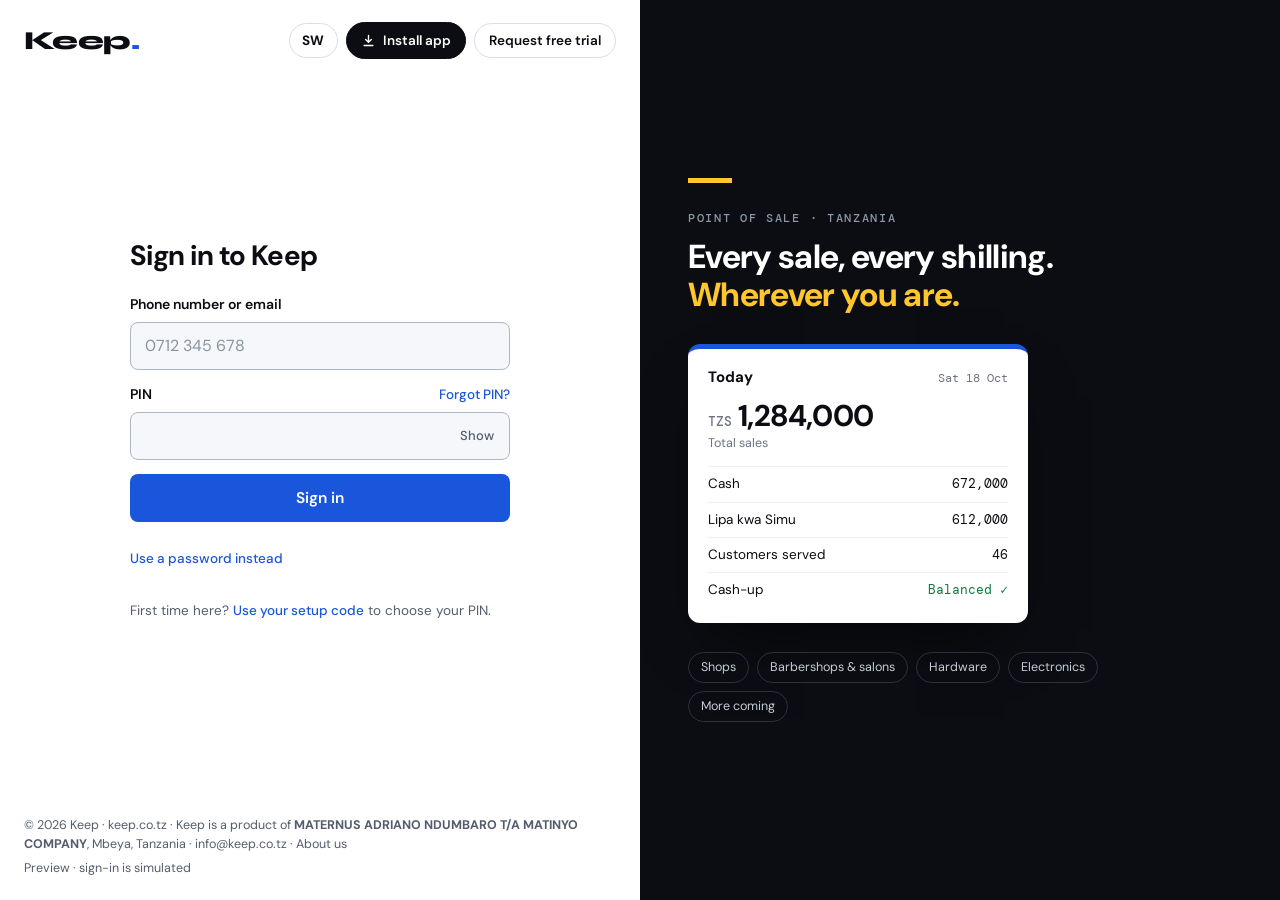
<file: index.html>
<!doctype html>
<html lang="en">
<head>
<meta charset="utf-8">
<meta name="viewport" content="width=device-width,initial-scale=1,viewport-fit=cover">
<meta name="facebook-domain-verification" content="3eyl6zi71rgfin2oebysap1dlbcas9" />
<link rel="icon" type="image/png" href="icon-192.png">
<style>:root{padding-top:env(safe-area-inset-top,0px);padding-bottom:env(safe-area-inset-bottom,0px)}[hidden]{display:none!important}img{max-width:100%}</style>
<link rel="apple-touch-icon" sizes="180x180" href="/apple-touch-icon.png">
<title>Keep Sign In</title>
<meta name="claude:viewport-fit-sides" content="cover">
<meta name="theme-color" content="#0b0d12">
<link rel="manifest" href="/manifest.json">
<script src="/env.js"></script>
<script src="/lang.js"></script>
<script src="/lang-sw.js"></script>
<meta name="apple-mobile-web-app-capable" content="yes">
<meta name="apple-mobile-web-app-title" content="Keep">
<link rel="preconnect" href="https://fonts.googleapis.com">
<link rel="preconnect" href="https://fonts.gstatic.com" crossorigin>
<link rel="stylesheet" href="https://fonts.googleapis.com/css2?family=Syne:wght@700;800&family=DM+Sans:opsz,wght@9..40,400;9..40,500;9..40,600;9..40,700&family=DM+Mono:wght@400;500&display=swap">
<style>
/* Layout: split screen. Form on white (left), Keep brand panel in ink (right). Phone: form only.
   Single deliberate look (white form + ink panel), the same in light and dark. */
:root{
  color-scheme:light;
  --ink:#0b0d12; --ink2:#161b27; --blue:#1a56db; --blue-dk:#1546b3; --yellow:#ffc72c;
  --paper:#ffffff; --text:#0b0d12; --muted:#545d6d; --line:#d9dee7; --field-line:#aeb6c4; --field:#f5f7fa; --hover:#f4f6fa;
  --red:#c81e1e; --red-bg:#fdf0f0; --green:#0f7a3d; --green-bg:#ecf8f1;
  --f-logo:"Syne","Segoe UI",system-ui,sans-serif;
  --f-body:"DM Sans","Segoe UI",system-ui,sans-serif;
  --f-mono:"DM Mono",ui-monospace,Menlo,monospace;
}
*{box-sizing:border-box}
html,body{height:100%}
body{margin:0;background:var(--paper);color:var(--text);font:400 15px/1.5 var(--f-body);-webkit-font-smoothing:antialiased}
button{font-family:inherit;cursor:pointer}
:focus-visible{outline:2px solid var(--blue);outline-offset:2px}
h1,h2{margin:0;text-wrap:balance}

.page{min-height:100vh;min-height:100dvh;display:grid;grid-template-columns:minmax(0,1fr) minmax(0,1fr)}
/* Computers: exactly one screen, no scrolling */
@media (min-width:901px) and (min-height:560px){html,body{overflow:hidden}.page{height:100vh;height:100dvh}.side,.brand{min-height:0}}

/* ── Left: form side ── */
.side{display:flex;flex-direction:column;min-width:0;padding-block:22px;
  padding-left:max(24px,env(safe-area-inset-left,0px));padding-right:max(24px,env(safe-area-inset-right,0px))}
.top{display:flex;align-items:center;justify-content:space-between;gap:12px}
.logo{display:flex;align-items:center;gap:9px;text-decoration:none;color:var(--ink)}
.logo .k{width:30px;height:30px;border-radius:7px;background:var(--ink);display:grid;place-items:center;color:var(--yellow);font:800 17px/1 var(--f-logo)}
.logo .w{font:800 26px/1 var(--f-logo);letter-spacing:-.02em}
.logo .w i{font-style:normal;color:var(--blue)}
.trial{border:1px solid var(--line);background:var(--paper);color:var(--ink);font:600 13.5px/1 var(--f-body);padding:10px 14px;border-radius:999px;white-space:nowrap}
.trial:hover{border-color:var(--ink)}
.acts{display:flex;align-items:center;gap:8px}
.inst{display:inline-flex;align-items:center;gap:7px;background:var(--ink);color:#fff;border-color:var(--ink)}
.inst:hover{background:var(--blue);border-color:var(--blue)}
.inst svg{width:15px;height:15px}
.lng{padding:10px 12px;font-weight:700;letter-spacing:.04em}
@media (max-width:420px){.acts{gap:6px}.trial{padding:9px 11px;font-size:12.5px}}
@media (max-width:440px){.inst{padding:10px 11px}.inst span{position:absolute;width:1px;height:1px;overflow:hidden;clip:rect(0 0 0 0)}}

.center{flex:1;min-height:0;display:flex;align-items:center;justify-content:center;padding-block:16px}
.box{width:100%;max-width:380px}
.box h1{font:700 28px/1.15 var(--f-body);letter-spacing:-.02em}
.box .sub{margin:8px 0 22px;color:var(--muted)}

form{display:flex;flex-direction:column;gap:14px}
.field{display:flex;flex-direction:column;gap:7px}
.lab{display:flex;justify-content:space-between;align-items:baseline;gap:10px}
label{font-weight:600;font-size:14px}
.tlink{border:0;background:none;padding:0;color:var(--blue);font:500 13.5px var(--f-body)}
.tlink:hover{text-decoration:underline}
input,select{width:100%;height:48px;padding:0 14px;font:400 16px var(--f-body);color:var(--text);background:var(--field);border:1.5px solid var(--field-line);border-radius:8px;transition:border-color .15s,box-shadow .15s,background .15s}
input:hover,select:hover{border-color:#7d8696}
input:focus,select:focus{outline:none;background:#fff;border-color:var(--blue);box-shadow:0 0 0 3px rgba(26,86,219,.18)}
input::placeholder{color:#8a93a3}
.pw{position:relative}
.pw input{padding-right:64px}
.eye{position:absolute;right:4px;top:4px;height:40px;border:0;background:none;color:var(--muted);font:500 13px var(--f-body);padding:0 12px;border-radius:6px}
.eye:hover{color:var(--ink)}
input.pin{font-family:var(--f-mono);letter-spacing:.35em}
.switch{font-size:13.5px;color:var(--muted)}
.btn{height:48px;border:0;border-radius:8px;background:var(--blue);color:#fff;font:600 15.5px var(--f-body);width:100%;transition:background .15s}
.btn:hover{background:var(--blue-dk)}
.btn:disabled{opacity:.65;cursor:wait}
.btn.dark{background:var(--ink)}
.btn.dark:hover{background:var(--ink2)}
.btn.plain{background:var(--paper);color:var(--ink);border:1px solid var(--line)}
.btn.plain:hover{background:var(--hover)}
.msg{font-size:13.5px;padding:10px 12px;border-radius:8px;background:var(--red-bg);color:var(--red)}
.msg.good{background:var(--green-bg);color:var(--green)}
.msg:empty{display:none}
.below{margin-top:18px;font-size:13.5px;color:var(--muted)}

.who{display:flex;flex-direction:column;gap:14px}
.acct{display:flex;align-items:center;gap:12px;border:1px solid var(--line);border-radius:10px;padding:12px 14px}
.av{width:40px;height:40px;border-radius:50%;background:var(--ink);color:var(--yellow);display:grid;place-items:center;font:800 16px var(--f-logo);flex:none}
.acct b{display:block;font-weight:600;overflow-wrap:anywhere}
.acct span{font-size:13px;color:var(--muted)}

.foot{display:flex;flex-wrap:wrap;justify-content:space-between;gap:6px 16px;font-size:12.5px;color:var(--muted)}
.foot a{color:inherit;text-decoration:none}

/* ── Right: brand panel ── */
.brand{background:var(--ink);color:#fff;position:relative;overflow:hidden;display:flex;flex-direction:column;justify-content:center;
  padding-block:24px;padding-left:max(48px,env(safe-area-inset-left,0px));padding-right:max(48px,env(safe-area-inset-right,0px))}
.stage{position:relative;z-index:1;max-width:440px;display:flex;flex-direction:column;gap:clamp(16px,3.2vh,30px)}
.brand h2{font:700 clamp(26px,2.6vw,34px)/1.15 var(--f-body);letter-spacing:-.02em;color:#fff}
.brand h2 em{font-style:normal;color:var(--yellow)}
.bar{width:44px;height:5px;background:var(--yellow)}
.kicker{font:500 12px/1 var(--f-mono);letter-spacing:.14em;text-transform:uppercase;color:#8d96a8}
.today{background:#fff;color:var(--ink);width:340px;max-width:100%;border-radius:12px;border-top:5px solid var(--blue);padding:18px 20px 16px;
  box-shadow:0 30px 60px -24px rgba(0,0,0,.7);font-variant-numeric:tabular-nums}
.today .hd{display:flex;justify-content:space-between;align-items:baseline;margin-bottom:12px}
.today .hd b{font:700 15px var(--f-body)}
.today .hd span{font:400 12px var(--f-mono);color:#6b7280}
.today .big{font:700 30px/1.1 var(--f-body);letter-spacing:-.02em}
.today .big small{font:500 13px var(--f-mono);color:#6b7280;margin-right:6px;letter-spacing:0}
.today .lbl{font-size:12.5px;color:#6b7280;margin:2px 0 14px}
.today .r{display:flex;justify-content:space-between;gap:10px;font-size:13.5px;padding:7px 0;border-top:1px solid #eef0f4}
.today .r span:last-child{font-family:var(--f-mono);font-size:13px}
.today .ok{color:#0f7a3d}
.kinds{display:flex;flex-wrap:wrap;gap:8px}
.kinds span{border:1px solid #2a3140;color:#c5ccd8;border-radius:999px;padding:5px 12px;font-size:12.5px}
.points{display:flex;flex-wrap:wrap;gap:8px 22px;color:#aab2c2;font-size:13.5px}
.points span::before{content:"";display:inline-block;width:6px;height:6px;background:var(--yellow);margin-right:8px;vertical-align:2px}

/* ── Trial sheet ── */
.veil{position:fixed;inset:0;background:rgba(11,13,18,.55);z-index:20;display:flex;align-items:center;justify-content:center;
  padding-left:max(16px,env(safe-area-inset-left,0px));padding-right:max(16px,env(safe-area-inset-right,0px));padding-block:16px}
.sheet{background:var(--paper);width:100%;max-width:440px;border-radius:14px;padding:26px;max-height:100%;overflow:auto}
.sheet .hd{display:flex;justify-content:space-between;align-items:start;gap:12px;margin-bottom:6px}
.sheet h2{font:700 21px/1.2 var(--f-body);letter-spacing:-.01em}
.x{border:0;background:none;width:36px;height:36px;margin:-6px -8px 0 0;border-radius:8px;color:var(--muted);font-size:22px;line-height:1}
.x:hover{background:var(--hover);color:var(--ink)}
.sheet .sub{margin:0 0 20px;color:var(--muted);font-size:14px}
.two{display:grid;grid-template-columns:1fr 1fr;gap:12px}
.contact{font-family:var(--f-mono);font-size:13.5px;user-select:all;color:var(--ink)}
.sent{display:flex;flex-direction:column;gap:14px}
.sent p{margin:0;color:var(--muted)}
a.btn{display:grid;place-items:center;text-decoration:none}

@media (max-width:900px){
  .page{grid-template-columns:1fr}
  .brand{display:none}
}
@media (max-width:420px){
  .two{grid-template-columns:1fr}
  .side{padding-left:max(18px,env(safe-area-inset-left,0px));padding-right:max(18px,env(safe-area-inset-right,0px))}
  .trial{padding:9px 12px;font-size:13px}
  .center{align-items:flex-start;padding-top:48px}
  .sheet{padding:22px 18px}
}
</style>

</head>
<body>
<div class="page">
  <div class="side">
    <header class="top">
      <a class="logo" href="#" aria-label="Keep"><span class="w">Keep<i>.</i></span></a>
      <div class="acts">
        <button class="trial lng notr" type="button" id="lang-btn" title="Lugha / Language"></button>
        <button class="trial inst" type="button" id="install-app" aria-label="Install app"><svg viewBox="0 0 24 24" fill="none" stroke="currentColor" stroke-width="2.2" stroke-linecap="round" stroke-linejoin="round" aria-hidden="true"><path d="M12 4v11m0 0-4.5-4.5M12 15l4.5-4.5M5 20h14"/></svg><span>Install app</span></button>
        <button class="trial" type="button" id="open-trial">Request free trial</button>
      </div>
    </header>

    <div class="center">
      <div class="box">
        <!-- Sign-in form -->
        <div id="v-form">
          <h1 style="margin-bottom:22px">Sign in to Keep</h1>
          <form id="f-signin" novalidate>
            <div class="field">
              <label for="si-id">Phone number or email</label>
              <input id="si-id" type="text" inputmode="email" autocomplete="username" autocapitalize="off" spellcheck="false" placeholder="0712 345 678">
            </div>
            <div class="field">
              <div class="lab"><label for="si-secret" id="secret-label">PIN</label><button type="button" class="tlink" id="forgot">Forgot PIN?</button></div>
              <div class="pw">
                <input id="si-secret" type="password" class="pin" inputmode="numeric" pattern="[0-9]*" maxlength="12" autocomplete="current-password">
                <button type="button" class="eye" id="reveal" aria-controls="si-secret" aria-pressed="false">Show</button>
              </div>
            </div>
            <p class="msg" id="si-msg" role="alert"></p>
            <button class="btn" type="submit" id="si-btn">Sign in</button>
            <p class="switch"><button type="button" class="tlink" id="switch">Use a password instead</button></p>
          </form>
          <p class="below">First time here? <button type="button" class="tlink" id="open-setup">Use your setup code</button> to choose your PIN.</p>
        </div>

        <!-- Already signed in -->
        <div id="v-setup" hidden>
          <h1 style="margin-bottom:8px">Choose your PIN</h1>
          <p class="sub" id="su-sub">Enter the setup code you received on WhatsApp.</p>
          <form id="f-code" novalidate>
            <div class="field">
              <label for="su-code">Setup code</label>
              <input id="su-code" type="text" autocomplete="one-time-code" autocapitalize="characters" spellcheck="false" maxlength="9" placeholder="ABCD-2345" style="font-family:var(--f-mono);letter-spacing:.2em;text-transform:uppercase">
            </div>
            <p class="msg" id="su-msg" role="alert"></p>
            <button class="btn" type="submit" id="su-btn">Continue</button>
          </form>
          <form id="f-pin" novalidate hidden>
            <div class="field">
              <label for="su-pin">New PIN</label>
              <input id="su-pin" type="password" class="pin" inputmode="numeric" pattern="[0-9]*" maxlength="12" autocomplete="new-password">
            </div>
            <div class="field">
              <label for="su-pin2">Type it again</label>
              <input id="su-pin2" type="password" class="pin" inputmode="numeric" pattern="[0-9]*" maxlength="12" autocomplete="new-password">
            </div>
            <p class="switch" style="margin:0">6 to 12 digits. Only you should know it. Avoid 123456 or your birth year.</p>
            <p class="msg" id="sp-msg" role="alert"></p>
            <button class="btn" type="submit" id="sp-btn">Save PIN and open</button>
          </form>
          <p class="below"><button type="button" class="tlink" id="back-signin">Back to sign in</button></p>
        </div>

        <div id="v-who" class="who" hidden>
          <h1 id="who-title">Welcome back</h1>
          <p class="sub" style="margin:0 0 6px" id="who-sub">Continue where you left off.</p>
          <div class="acct"><span class="av" id="who-av">K</span><div><b id="who-name"></b><span id="who-dest"></span></div></div>
          <p class="msg" id="who-msg" role="alert"></p>
          <button class="btn" type="button" id="who-go">Continue</button>
          <button class="btn plain" type="button" id="who-out">Use another account</button>
        </div>
      </div>
    </div>

    <footer class="foot"><span>© 2026 Keep · keep.co.tz · <span class="owner-line">Keep is a product of <b>MATERNUS ADRIANO NDUMBARO T/A MATINYO COMPANY</b>, Mbeya, Tanzania · info@keep.co.tz · <a href="/about/" style="color:inherit;">About us</a></span></span><span id="mode">Support +255 740 116 251</span></footer>
  </div>

  <aside class="brand" aria-label="About Keep">
    <div class="stage">
      <div class="bar" aria-hidden="true"></div>
      <div>
        <p class="kicker" style="margin:0 0 14px">Point of sale · Tanzania</p>
        <h2>Every sale, every shilling. <em>Wherever you are.</em></h2>
      </div>
      <div class="today" aria-label="Example day summary">
        <div class="hd"><b>Today</b><span>Sat 18 Oct</span></div>
        <div class="big"><small>TZS</small>1,284,000</div>
        <div class="lbl">Total sales</div>
        <div class="r"><span>Cash</span><span>672,000</span></div>
        <div class="r"><span>Lipa kwa Simu</span><span>612,000</span></div>
        <div class="r"><span>Customers served</span><span>46</span></div>
        <div class="r"><span>Cash-up</span><span class="ok">Balanced ✓</span></div>
      </div>
      <div class="kinds" aria-label="Built for"><span>Shops</span><span>Barbershops &amp; salons</span><span>Hardware</span><span>Electronics</span><span>More coming</span></div>
    </div>
  </aside>
</div>

<!-- Request free trial -->
<div class="veil" id="trial" hidden role="dialog" aria-modal="true" aria-labelledby="t-title">
  <div class="sheet">
    <div class="hd"><h2 id="t-title">Request free trial</h2><button class="x" type="button" id="close-trial" aria-label="Close">×</button></div>
    <div id="t-form-wrap">
      <p class="sub">We'll set up Keep for your business and contact you on WhatsApp.</p>
      <form id="f-trial" novalidate>
        <div class="two">
          <div class="field"><label for="n-name">Your name</label><input id="n-name" autocomplete="name"></div>
          <div class="field"><label for="n-phone">WhatsApp number</label><input id="n-phone" type="tel" inputmode="tel" autocomplete="tel" placeholder="07XX XXX XXX"></div>
        </div>
        <div class="field"><label for="n-biz">Business name</label><input id="n-biz" autocomplete="organization"></div>
        <div class="field"><label for="n-email">Email (optional)</label><input id="n-email" type="email" autocomplete="email" autocapitalize="none" placeholder="you@example.com"></div>
        <div class="two">
          <div class="field"><label for="n-type">Type of business</label>
            <select id="n-type"><option>Shop / minimarket</option><option>Hardware &amp; tools</option><option>Electronics</option><option>Barbershop / salon</option><option>Other</option></select></div>
          <div class="field"><label for="n-town">Town</label><input id="n-town" placeholder="Zanzibar"></div>
        </div>
        <input type="checkbox" name="botcheck" id="n-bot" tabindex="-1" autocomplete="off" style="position:absolute;left:-9999px;" aria-hidden="true">
        <p class="msg" id="n-msg" role="alert"></p>
        <button class="btn dark" type="submit" id="n-send">Send request</button>
      </form>
    </div>
    <div class="sent" id="t-done" hidden>
      <p><b>Thank you! Your request has been sent.</b></p>
      <p>We'll contact you on WhatsApp within one working day.</p>
      <p>Questions? Call <span class="contact">+255 740 116 251</span> or email <span class="contact">info@keep.co.tz</span></p>
    </div>
    <div class="sent" id="t-sent" hidden>
      <p>Tap below to send your request to Keep on WhatsApp. We reply within one working day.</p>
      <a class="btn" id="wa-link" href="https://wa.me/255740116251" target="_blank" rel="noopener">Send on WhatsApp</a>
      <p>Or contact us directly at <span class="contact">+255 740 116 251</span> or <span class="contact">info@keep.co.tz</span></p>
    </div>
  </div>
</div>

<!-- Install Keep -->
<div class="veil" id="inst" hidden role="dialog" aria-modal="true" aria-labelledby="i-title">
  <div class="sheet">
    <div class="hd"><h2 id="i-title">Install Keep</h2><button class="x" type="button" id="close-inst" aria-label="Close">×</button></div>
    <p class="sub" id="i-intro">Keep gets its own icon and opens in its own window.</p>
    <ol class="isteps" id="i-steps"></ol>
  </div>
</div>
<style>
.isteps{margin:4px 0 6px;padding-left:20px;display:grid;gap:10px;font-size:14.5px;line-height:1.45}
.isteps b{font-weight:700}
</style>

<script>
(function () {
  // ── Settings ─────────────────────────────────────────────
  const VENDOR_EMAIL = 'maternusadriano@gmail.com';     // Keep HQ owner
  const SELLER_DOMAIN = 'tenants.matinyopos.app';       // hidden seller logins
  // Where each kind of account goes after signing in (same website as this page)
  const ROUTES = {
    hq:         { name: 'Keep HQ',  path: 'hq/' },
    shop:       { name: 'your shop', path: 'app/' },
    barbershop: { name: 'your barbershop', path: 'app/' }
  };
  const firebaseConfig = window.KEEP_ENV.firebaseConfig;   // live or test — see /env.js
  const LIVE = ['keep.co.tz', 'www.keep.co.tz', 'test.keep.co.tz', 'matinyomatty.github.io', 'localhost', '127.0.0.1'].includes(location.hostname);

  // ── Helpers ──────────────────────────────────────────────
  const $ = s => document.getElementById(s);
  const store = { get(k) { try { return localStorage.getItem(k); } catch (e) { return null; } }, set(k, v) { try { localStorage.setItem(k, v); } catch (e) {} } };
  function normPhone(v) {
    let d = String(v || '').replace(/\D/g, '');
    if (d.startsWith('0') && d.length === 10) d = '255' + d.slice(1);
    else if (d.length === 9 && /^[67]/.test(d)) d = '255' + d;
    return d;
  }
  const normId = v => { v = String(v || '').trim().toLowerCase(); return v.includes('@') ? v : normPhone(v); };
  const isSeller = e => (e || '').toLowerCase().endsWith('@' + SELLER_DOMAIN);
  function say(el, text, good) { el.textContent = text || ''; el.classList.toggle('good', !!good); }
  if (!LIVE) $('mode').textContent = 'Preview · sign-in is simulated';
  // A message handed back by HQ or the till (e.g. "account switched off")
  try { const m = sessionStorage.getItem('keep.msg'); if (m) { say($('si-msg'), m); sessionStorage.removeItem('keep.msg'); } } catch (e) {}

  // ── PIN or password ──────────────────────────────────────
  const secret = $('si-secret'), reveal = $('reveal'), idf = $('si-id');
  let usePin = true;
  function setMethod(pin) {
    usePin = pin;
    secret.value = ''; secret.type = 'password';
    secret.classList.toggle('pin', pin);
    secret.setAttribute('inputmode', pin ? 'numeric' : 'text');
    if (pin) { secret.setAttribute('pattern', '[0-9]*'); secret.maxLength = 12; } else { secret.removeAttribute('pattern'); secret.removeAttribute('maxlength'); }
    reveal.textContent = 'Show'; reveal.setAttribute('aria-pressed', 'false');
    $('secret-label').textContent = pin ? 'PIN' : 'Password';
    $('forgot').textContent = pin ? 'Forgot PIN?' : 'Forgot password?';
    $('switch').textContent = pin ? 'Use a password instead' : 'Use a PIN instead';
    say($('si-msg'), '');
    store.set('keep.method', pin ? 'pin' : 'password');
  }
  $('switch').onclick = () => { setMethod(!usePin); secret.focus(); };
  secret.addEventListener('input', () => { if (usePin) { const v = secret.value.replace(/\D/g, '').slice(0, 12); if (v !== secret.value) secret.value = v; } });
  reveal.onclick = () => { const show = secret.type === 'password'; secret.type = show ? 'text' : 'password'; reveal.textContent = show ? 'Hide' : 'Show'; reveal.setAttribute('aria-pressed', show); };
  if (store.get('keep.method') === 'password') setMethod(false);
  const lastId = store.get('keep.lastId'); if (lastId) idf.value = lastId;
  idf.addEventListener('input', () => { idf.setAttribute('inputmode', /^[+\d][\d\s]*$/.test(idf.value) ? 'tel' : 'email'); });

  // ── Firebase (live site only) ────────────────────────────
  let auth = null, db = null, booting = null;
  function loadScript(src) { return new Promise((ok, no) => { const s = document.createElement('script'); s.src = src; s.onload = ok; s.onerror = () => no(new Error('Could not reach Keep. Check your internet and reload.')); document.head.appendChild(s); }); }
  function startFirebase() {
    if (!booting) booting = (async () => {
      const v = 'https://www.gstatic.com/firebasejs/9.23.0/';
      await loadScript(v + 'firebase-app-compat.js');
      await Promise.all([loadScript(v + 'firebase-auth-compat.js'), loadScript(v + 'firebase-firestore-compat.js')]);
      firebase.initializeApp(firebaseConfig);
      auth = firebase.auth(); db = firebase.firestore();
    })();
    return booting;
  }
  const route = k => ({ name: ROUTES[k].name, url: ROUTES[k].path });

  // Decide where this account belongs
  async function destinationFor(user) {
    if ((user.email || '').toLowerCase() === VENDOR_EMAIL) return route('hq');
    const link = await db.collection('users').doc(user.uid).get();
    if (!link.exists || !link.data().shop) throw new Error('This account is not linked to a shop. Contact Keep support on +255 740 116 251.');
    let type = 'shop';
    try { const t = await db.collection('tenants').doc(link.data().shop).get(); if (t.exists) type = String(t.data().type || t.data().businessType || 'shop').toLowerCase(); } catch (e) {}
    const r = ROUTES[type] || ROUTES.shop;
    if (!r.path) throw new Error('Keep for barbershops opens soon. Contact Keep support on +255 740 116 251.');
    return { name: r.name, url: r.path };
  }

  async function emailFor(id) {
    if (id.includes('@')) return id;
    if (id.length < 12) throw new Error('Enter a valid phone number, like 0712 345 678.');
    const snap = await db.collection('logins').doc(id).get();
    if (!snap.exists) throw new Error('No Keep account uses that phone number.');
    return snap.data().email;
  }

  function friendly(e) {
    const c = (e && e.code) || '';
    if (c.includes('too-many')) return 'Too many tries. Wait a few minutes and try again.';
    if (c.includes('network')) return 'No internet connection. Check it and try again.';
    if (c.includes('user-disabled')) return 'This account has been switched off. Contact your business owner.';
    if (c.startsWith('auth/')) return 'That phone number or ' + (usePin ? 'PIN' : 'password') + " doesn't match. Try again.";
    return (e && e.message) || 'Could not sign in. Try again.';
  }

  // ── Signed-in view ───────────────────────────────────────
  let pending = null;
  function showWho(label, dest, go) {
    pending = dest;
    $('v-form').hidden = true; $('v-who').hidden = false;
    $('who-av').textContent = (label || 'K').trim().charAt(0).toUpperCase();
    $('who-name').textContent = label;
    $('who-dest').textContent = 'Opens ' + dest.name;
    $('who-go').textContent = 'Continue to ' + dest.name;
    say($('who-msg'), '');
    if (go) open();
  }
  function open() {
    if (!pending) return;
    $('who-title').textContent = 'Signing you in';
    $('who-go').disabled = true; $('who-go').textContent = 'Opening ' + pending.name + '…';
    if (LIVE) location.assign(pending.url);
    else setTimeout(() => { $('who-go').disabled = false; $('who-go').textContent = 'Continue to ' + pending.name; $('who-title').textContent = 'Welcome back'; say($('who-msg'), 'Preview: on keep.co.tz this opens ' + pending.name + ' at ' + pending.url, true); }, 700);
  }
  $('who-go').onclick = open;
  $('who-out').onclick = async () => { if (auth) await auth.signOut().catch(() => {}); secret.value = ''; $('v-who').hidden = true; $('v-form').hidden = false; idf.focus(); };

  // ── Sign in ──────────────────────────────────────────────
  $('f-signin').addEventListener('submit', async e => {
    e.preventDefault();
    const msg = $('si-msg'), btn = $('si-btn');
    const id = normId(idf.value), pass = secret.value;
    if (!id) { say(msg, 'Enter your phone number or email.'); idf.focus(); return; }
    if (usePin && !/^\d{6,12}$/.test(pass)) { say(msg, 'Your PIN is 6 to 12 digits.'); secret.focus(); return; }
    if (!usePin && !pass) { say(msg, 'Enter your password.'); secret.focus(); return; }
    say(msg, ''); btn.disabled = true; btn.textContent = 'Signing in…';
    try {
      if (!LIVE) { await new Promise(r => setTimeout(r, 500)); showWho(idf.value.trim(), previewRoute(id), true); return; }
      if (!navigator.onLine) throw new Error('Signing in needs internet. Connect and try again.');
      await startFirebase();
      const cred = await auth.signInWithEmailAndPassword(await emailFor(id), pass);
      store.set('keep.lastId', idf.value.trim());
      try { showWho(idf.value.trim(), await destinationFor(cred.user), true); }
      catch (err) { await auth.signOut().catch(() => {}); throw err; }
    } catch (err) { say(msg, friendly(err)); secret.value = ''; }
    finally { btn.disabled = false; btn.textContent = 'Sign in'; }
  });

  // Preview only: try 'maternusadriano@gmail.com' for HQ, any phone for a shop
  function previewRoute(id) {
    if (id === VENDOR_EMAIL) return route('hq');
    if (id.includes('barber')) return { name: 'your barbershop', url: 'app/' };
    return route('shop');
  }

  // ── Forgot PIN / password ────────────────────────────────
  $('forgot').onclick = async () => {
    const msg = $('si-msg'), id = normId(idf.value);
    if (!id) { say(msg, 'Type your phone number or email first.'); idf.focus(); return; }
    if (!LIVE) { say(msg, 'Preview: on keep.co.tz this emails a reset link.', true); return; }
    try {
      await startFirebase();
      const email = await emailFor(id);
      if (isSeller(email)) { say(msg, 'Ask the business owner for a new setup code. They can make one from Team → Reset PIN.'); return; }
      await auth.sendPasswordResetEmail(email, { url: window.KEEP_ENV.site });
      say(msg, 'We sent a reset link to your email. Check spam too.', true);
    } catch (err) { say(msg, friendly(err)); }
  };

  // ── First time: setup code → own PIN ─────────────────────
  // The code is a one-time password created by the owner. We read its invite,
  // sign in with it once, replace it with the person's own PIN, then delete the invite.
  let invite = null, inviteCode = '';
  const cleanCode = v => String(v || '').toUpperCase().replace(/[^A-Z0-9]/g, '').slice(0, 8);
  function showSetup(code) {
    $('v-form').hidden = true; $('v-who').hidden = true; $('v-setup').hidden = false;
    $('f-code').hidden = false; $('f-pin').hidden = true; invite = null;
    $('su-sub').textContent = 'Enter the setup code you received on WhatsApp.';
    say($('su-msg'), ''); say($('sp-msg'), '');
    $('su-code').value = code ? cleanCode(code).replace(/^(.{4})(.+)$/, '$1-$2') : '';
    if (code) $('f-code').requestSubmit(); else $('su-code').focus();
  }
  function hideSetup() { $('v-setup').hidden = true; $('v-form').hidden = false; try { history.replaceState(null, '', location.pathname); } catch (e) {} }
  $('open-setup').onclick = () => showSetup('');
  $('back-signin').onclick = hideSetup;
  $('su-code').addEventListener('input', e => { const c = cleanCode(e.target.value); e.target.value = c.length > 4 ? c.slice(0, 4) + '-' + c.slice(4) : c; });
  ['su-pin', 'su-pin2'].forEach(id => $(id).addEventListener('input', e => { e.target.value = e.target.value.replace(/\D/g, '').slice(0, 12); }));

  $('f-code').addEventListener('submit', async e => {
    e.preventDefault();
    const msg = $('su-msg'), btn = $('su-btn'), code = cleanCode($('su-code').value);
    if (code.length !== 8) { say(msg, 'The setup code has 8 letters and numbers, like ABCD-2345.'); return; }
    if (!LIVE) { invite = { name: 'Asha', shopName: 'Upendo Hardware' }; inviteCode = code; return askPin(); }
    btn.disabled = true; btn.textContent = 'Checking…';
    try {
      await startFirebase();
      const snap = await db.collection('invites').doc(code).get();
      if (!snap.exists) throw new Error('That code is not valid or was already used. Ask your employer for a new one.');
      const d = snap.data();
      if (d.expiresAt && d.expiresAt.toMillis() < Date.now()) throw new Error('That code has expired. Ask your employer for a new one.');
      invite = d; inviteCode = code; askPin();
    } catch (err) { say(msg, friendly(err)); }
    finally { btn.disabled = false; btn.textContent = 'Continue'; }
  });
  function askPin() {
    $('f-code').hidden = true; $('f-pin').hidden = false;
    $('su-sub').textContent = `Hi ${invite.name || ''}! Choose the PIN you will use at ${invite.shopName || 'your shop'}.`;
    $('su-pin').value = ''; $('su-pin2').value = ''; $('su-pin').focus();
  }
  $('f-pin').addEventListener('submit', async e => {
    e.preventDefault();
    const msg = $('sp-msg'), btn = $('sp-btn'), pin = $('su-pin').value;
    if (!/^\d{6,12}$/.test(pin)) { say(msg, 'Your PIN must be 6 to 12 digits.'); return; }
    if (/^(\d)\1+$/.test(pin) || '0123456789012'.includes(pin) || '9876543210987'.includes(pin)) { say(msg, 'That PIN is too easy to guess. Choose a different one.'); return; }
    if (pin !== $('su-pin2').value) { say(msg, 'The two PINs do not match.'); return; }
    say(msg, ''); btn.disabled = true; btn.textContent = 'Saving…';
    try {
      if (!LIVE) { await new Promise(r => setTimeout(r, 500)); say(msg, 'Preview: on keep.co.tz this saves your PIN and opens your shop.', true); return; }
      const cred = await auth.signInWithEmailAndPassword(invite.email, inviteCode);
      await cred.user.updatePassword(pin);
      await db.collection('invites').doc(inviteCode).delete();
      if (invite.phone) store.set('keep.lastId', invite.phone.replace(/^255/, '0'));
      try { history.replaceState(null, '', location.pathname); } catch (x) {}
      showWho(invite.name || 'you', await destinationFor(cred.user), true);
    } catch (err) {
      say(msg, (err && err.code || '').startsWith('auth/') ? 'That code no longer works. Ask your employer for a new one.' : friendly(err));
    } finally { btn.disabled = false; btn.textContent = 'Save PIN and open'; }
  });
  const setupParam = new URLSearchParams(location.search).get('setup');

  // ── Already signed in on this device? ────────────────────
  if (setupParam) { if (LIVE) startFirebase().then(() => auth.signOut().catch(() => {})).finally(() => showSetup(setupParam)); else showSetup(setupParam); }
  else if (LIVE) {
    startFirebase().then(() => {
      const off = auth.onAuthStateChanged(async user => {
        off();
        if (!user) return;
        try { showWho(store.get('keep.lastId') || user.email, await destinationFor(user), false); }
        catch (err) { await auth.signOut().catch(() => {}); say($('si-msg'), err.message); }
      });
    }).catch(err => say($('si-msg'), err.message));
  }

  // ── Request free trial ───────────────────────────────────
  const sheet = $('trial');
  function openTrial() { $('t-form-wrap').hidden = false; $('t-sent').hidden = true; $('t-done').hidden = true; sheet.hidden = false; setTimeout(() => $('n-name').focus(), 50); }
  function closeTrial() { sheet.hidden = true; $('open-trial').focus(); }
  $('open-trial').onclick = openTrial;
  $('close-trial').onclick = closeTrial;
  sheet.addEventListener('click', e => { if (e.target === sheet) closeTrial(); });
  document.addEventListener('keydown', e => { if (e.key === 'Escape' && !sheet.hidden) closeTrial(); });
  if (['#trial', '#free-trial'].includes(location.hash)) openTrial();
  // Requests go straight to Keep's inbox (Web3Forms). The access key below is meant to be public:
  // it can only send form messages to Keep's own email. Empty key = the old WhatsApp step.
  const TRIAL_KEY = '5dd410b5-ba38-44ca-9a03-b433c979a366';
  $('f-trial').addEventListener('submit', async e => {
    e.preventDefault();
    const msg = $('n-msg'), name = $('n-name').value.trim(), phone = $('n-phone').value.trim(), biz = $('n-biz').value.trim();
    if (!name) { say(msg, 'Enter your name.'); $('n-name').focus(); return; }
    if (!/^\d{9,13}$/.test(phone.replace(/\D/g, ''))) { say(msg, 'Enter your WhatsApp number, like 0712 345 678.'); $('n-phone').focus(); return; }
    if (!biz) { say(msg, 'Enter your business name.'); $('n-biz').focus(); return; }
    say(msg, '');
    const text = `Hello Keep, I'd like a free trial.\nName: ${name}\nWhatsApp: ${phone}\nBusiness: ${biz}\nType: ${$('n-type').value}\nTown: ${$('n-town').value.trim() || '-'}`;
    $('wa-link').href = 'https://wa.me/255740116251?text=' + encodeURIComponent(text);
    const api = window.KEEP_ENV && KEEP_ENV.api;
    if ((TRIAL_KEY || api) && !$('n-bot').checked) {
      const btn = $('n-send'); btn.disabled = true; const label = btn.textContent; btn.textContent = (window.KeepLang ? KeepLang.tl('Sending…') : 'Sending…');
      const email = $('n-email').value.trim(), lang = (window.KeepLang && KeepLang.lang) || 'en', town = $('n-town').value.trim() || '-', type = $('n-type').value;
      // 1) into Keep HQ, ready to approve   2) an email to info@keep.co.tz as a heads-up
      const toHQ = api ? fetch(api.replace(/\/$/, '') + '/trial', { method: 'POST', headers: { 'content-type': 'application/json' },
          body: JSON.stringify({ project: KEEP_ENV.firebaseConfig.projectId, name, phone, business: biz, type, town, email, lang }) })
          .then(r => r.json()).then(j => !!j.ok).catch(() => false) : Promise.resolve(false);
      const toMail = TRIAL_KEY ? fetch('https://api.web3forms.com/submit', { method: 'POST', headers: { 'content-type': 'application/json', accept: 'application/json' },
          body: JSON.stringify({ access_key: TRIAL_KEY, subject: `Keep free trial request: ${biz}`, from_name: 'Keep website', botcheck: false,
            Name: name, WhatsApp: phone, Business: biz, Type: type, Town: town, Email: email || '-', Language: lang, Note: 'Approve it in Keep HQ → Overview → Free trial requests' }) })
          .then(r => r.json()).then(j => !!j.success).catch(() => false) : Promise.resolve(false);
      const [a, b] = await Promise.all([toHQ, toMail]);
      btn.disabled = false; btn.textContent = label;
      if (a || b) { $('t-form-wrap').hidden = true; $('t-done').hidden = false; $('f-trial').reset(); return; }
    }
    $('t-form-wrap').hidden = true; $('t-sent').hidden = false;
  });

  // ── Language ─────────────────────────────────────────────
  const lb = $('lang-btn');
  if (window.KeepLang) {
    lb.textContent = KeepLang.lang === 'sw' ? 'EN' : 'SW';
    lb.setAttribute('aria-label', KeepLang.lang === 'sw' ? 'Switch to English' : 'Badili kwenda Kiswahili');
    lb.onclick = () => KeepLang.set(KeepLang.lang === 'sw' ? 'en' : 'sw');
  } else lb.hidden = true;

  // ── Install Keep as an app (computer or phone) ───────────
  let installEvt = null;
  const instBtn = $('install-app');
  const isApp = matchMedia('(display-mode: standalone)').matches || navigator.standalone === true;
  if (isApp) instBtn.hidden = true;
  window.addEventListener('beforeinstallprompt', e => { e.preventDefault(); installEvt = e; });
  const inst = $('inst');
  function installSteps() {
    const ua = navigator.userAgent;
    const ios = /iPhone|iPad|iPod/.test(ua) || (navigator.platform === 'MacIntel' && navigator.maxTouchPoints > 1);
    const android = /Android/.test(ua);
    const edge = /Edg\//.test(ua);
    const chrome = /Chrome\//.test(ua) && !edge && !/OPR\//.test(ua);
    let steps;
    if (ios) steps = [
      'Open <b>keep.co.tz</b> in <b>Safari</b>.',
      'Tap the <b>Share</b> button (square with an arrow).',
      'Tap <b>Add to Home Screen</b>, then <b>Add</b>.'];
    else if (android) steps = [
      'Tap the <b>⋮</b> menu at the top right of Chrome.',
      'Tap <b>Add to Home screen</b> or <b>Install app</b>.',
      'Tap <b>Install</b>.'];
    else if (edge) steps = [
      'Click the <b>…</b> menu at the top right of Edge.',
      'Choose <b>Apps</b> → <b>Install Keep</b>.',
      'Click <b>Install</b>. Keep appears on your desktop and Start menu.'];
    else if (chrome) steps = [
      'Click the <b>⋮</b> menu at the top right of Chrome.',
      'Choose <b>Cast, save and share</b> → <b>Install page as app…</b> (or <b>Install Keep…</b>).',
      'Click <b>Install</b>. Keep appears on your desktop and Start menu.'];
    else steps = [
      'Open <b>keep.co.tz</b> in <b>Google Chrome</b> or <b>Microsoft Edge</b>.',
      'Click <b>Install app</b> again there.'];
    $('i-steps').innerHTML = steps.map(s => '<li>' + s + '</li>').join('');
    inst.hidden = false;
  }
  const closeInst = () => { inst.hidden = true; instBtn.focus(); };
  $('close-inst').onclick = closeInst;
  inst.addEventListener('click', e => { if (e.target === inst) closeInst(); });
  document.addEventListener('keydown', e => { if (e.key === 'Escape' && !inst.hidden) closeInst(); });
  instBtn.onclick = async () => {
    if (!installEvt) { installSteps(); return; }
    installEvt.prompt();
    let res = null;
    try { res = await installEvt.userChoice; } catch (_) {}
    installEvt = null;
    if (res && res.outcome === 'accepted') instBtn.hidden = true;
  };
  window.addEventListener('appinstalled', () => { instBtn.hidden = true; });
  if ('serviceWorker' in navigator && location.protocol.startsWith('http')) {
    window.addEventListener('load', () => navigator.serviceWorker.register('/sw.js').catch(() => {}));
  }
})();
</script>

</body>
</html>
</file>
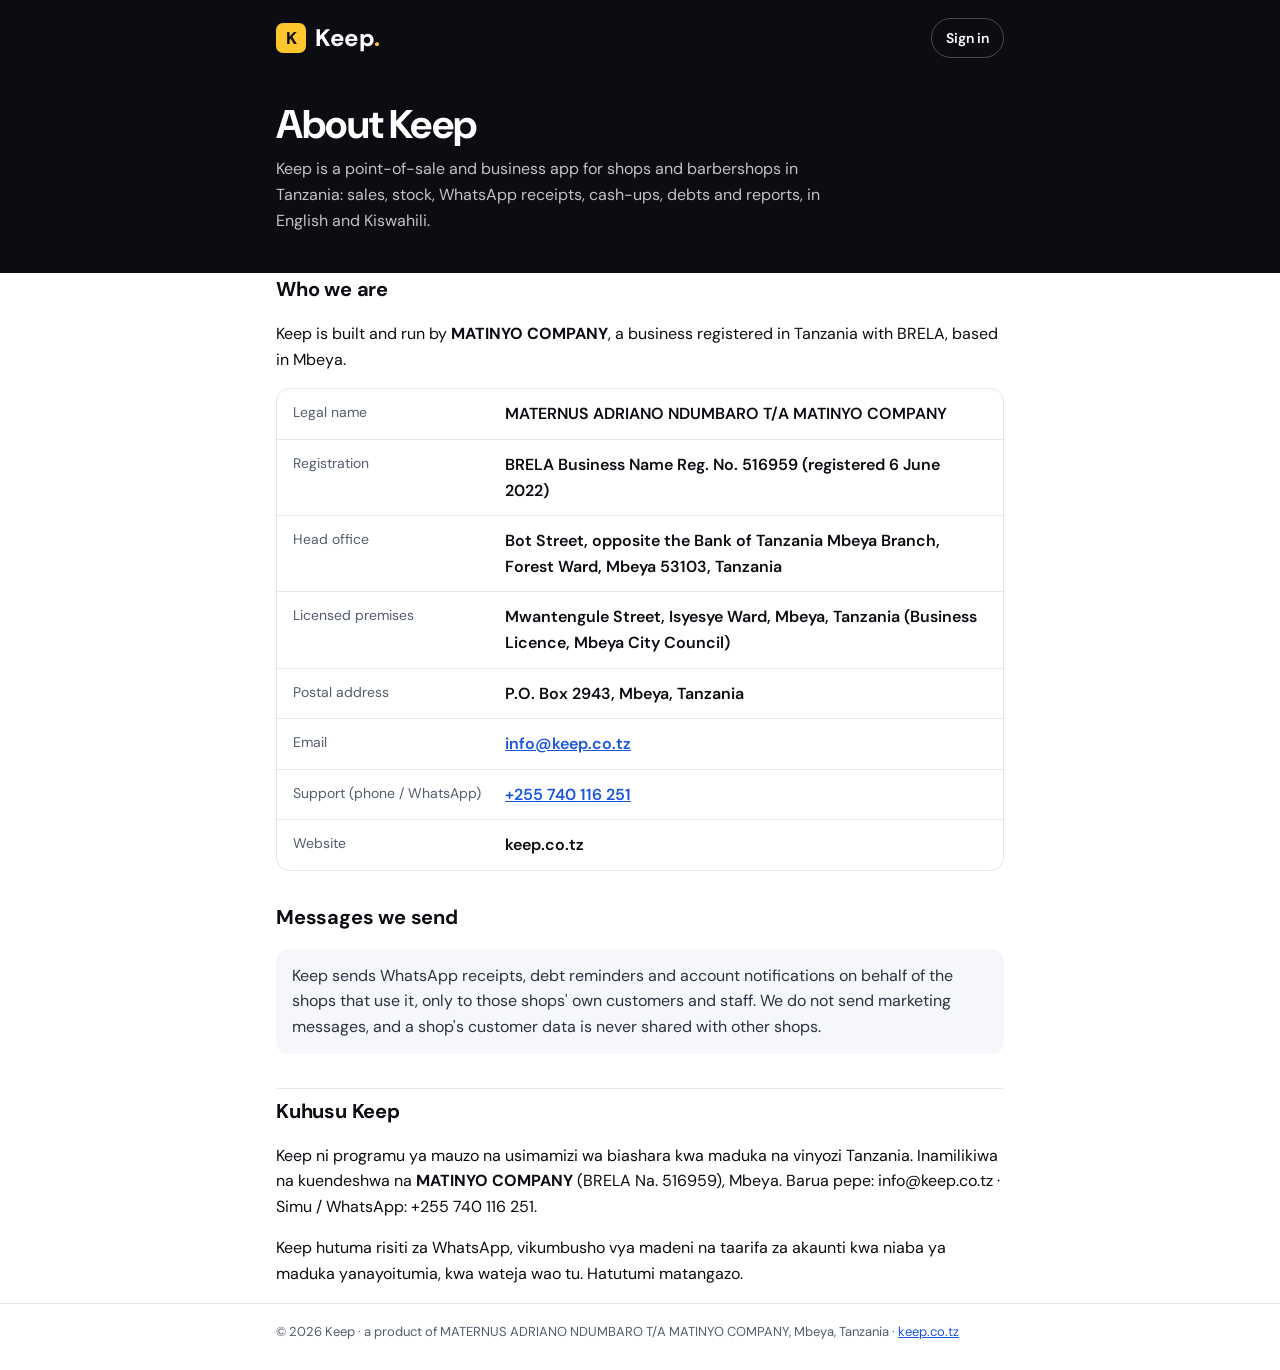
<file: about/index.html>
<!doctype html>
<html lang="en">
<head>
<meta charset="utf-8">
<meta name="viewport" content="width=device-width, initial-scale=1, viewport-fit=cover">
<title>About Keep · MATINYO COMPANY</title>
<meta name="description" content="Keep is a point-of-sale app for shops and barbershops in Tanzania, built and run by MATINYO COMPANY, Mbeya.">
<link rel="icon" type="image/png" href="/icon-192.png">
<link rel="preconnect" href="https://fonts.googleapis.com">
<link rel="preconnect" href="https://fonts.gstatic.com" crossorigin>
<link rel="stylesheet" href="https://fonts.googleapis.com/css2?family=DM+Sans:opsz,wght@9..40,400;9..40,500;9..40,600;9..40,700;9..40,800&display=swap">
<style>
:root{color-scheme:light;--ink:#0b0d12;--blue:#1a56db;--yellow:#ffc72c;--paper:#fff;--muted:#545d6d;--line:#e3e7ee;--soft:#f5f7fa;--f:"DM Sans","Segoe UI",system-ui,sans-serif}
*{box-sizing:border-box}
body{margin:0;background:var(--paper);color:var(--ink);font:400 16px/1.6 var(--f);-webkit-font-smoothing:antialiased}
a{color:var(--blue)}
.top{background:var(--ink);color:#fff}
.wrap{max-width:760px;margin:0 auto;padding:0 max(16px,env(safe-area-inset-left,0px))}
.bar{display:flex;align-items:center;justify-content:space-between;gap:12px;padding:18px 0}
.logo{display:flex;align-items:center;gap:9px;color:#fff;text-decoration:none}
.logo .k{width:30px;height:30px;border-radius:7px;background:var(--yellow);display:grid;place-items:center;color:var(--ink);font:800 17px/1 var(--f)}
.logo .w{font:800 24px/1 var(--f);letter-spacing:-.02em}
.logo .w i{font-style:normal;color:var(--yellow)}
.back{color:#fff;text-decoration:none;font-weight:600;font-size:14px;border:1px solid rgba(255,255,255,.25);padding:8px 14px;border-radius:999px}
.hero{padding:26px 0 40px}
.hero h1{margin:0 0 10px;font-size:clamp(28px,6vw,40px);line-height:1.1;letter-spacing:-.02em}
.hero p{margin:0;color:rgba(255,255,255,.75);max-width:560px}
main{padding:34px 0 50px}
h2{font-size:20px;margin:30px 0 10px;letter-spacing:-.01em}
h2:first-child{margin-top:0}
.facts{border:1px solid var(--line);border-radius:14px;overflow:hidden}
.row{display:grid;grid-template-columns:200px minmax(0,1fr);gap:12px;padding:12px 16px;border-top:1px solid var(--line)}
.row:first-child{border-top:0}
.row span{color:var(--muted);font-size:14px}
.row b{font-weight:600;overflow-wrap:anywhere}
.note{background:var(--soft);border-radius:12px;padding:14px 16px;color:#2b3240}
.sw{border-top:1px solid var(--line);margin-top:34px;padding-top:6px}
footer{border-top:1px solid var(--line);color:var(--muted);font-size:13px;padding:18px 0 28px}
@media (max-width:600px){.row{grid-template-columns:1fr;gap:2px}}
</style>
<link rel="apple-touch-icon" sizes="180x180" href="/apple-touch-icon.png">
<meta name="apple-mobile-web-app-title" content="Keep">
</head>
<body>
<header class="top">
  <div class="wrap">
    <div class="bar">
      <a class="logo" href="/"><span class="k">K</span><span class="w">Keep<i>.</i></span></a>
      <a class="back" href="/">Sign in</a>
    </div>
    <div class="hero">
      <h1>About Keep</h1>
      <p>Keep is a point-of-sale and business app for shops and barbershops in Tanzania: sales, stock, WhatsApp receipts, cash-ups, debts and reports, in English and Kiswahili.</p>
    </div>
  </div>
</header>
<main class="wrap">
  <h2>Who we are</h2>
  <p>Keep is built and run by <b>MATINYO COMPANY</b>, a business registered in Tanzania with BRELA, based in Mbeya.</p>
  <div class="facts">
    <div class="row"><span>Legal name</span><b>MATERNUS ADRIANO NDUMBARO T/A MATINYO COMPANY</b></div>
    <div class="row"><span>Registration</span><b>BRELA Business Name Reg. No. 516959 (registered 6 June 2022)</b></div>
    <div class="row"><span>Head office</span><b>Bot Street, opposite the Bank of Tanzania Mbeya Branch, Forest Ward, Mbeya 53103, Tanzania</b></div>
    <div class="row"><span>Licensed premises</span><b>Mwantengule Street, Isyesye Ward, Mbeya, Tanzania (Business Licence, Mbeya City Council)</b></div>
    <div class="row"><span>Postal address</span><b>P.O. Box 2943, Mbeya, Tanzania</b></div>
    <div class="row"><span>Email</span><b><a href="mailto:info@keep.co.tz">info@keep.co.tz</a></b></div>
    <div class="row"><span>Support (phone / WhatsApp)</span><b><a href="tel:+255740116251">+255 740 116 251</a></b></div>
    <div class="row"><span>Website</span><b>keep.co.tz</b></div>
  </div>

  <h2>Messages we send</h2>
  <p class="note">Keep sends WhatsApp receipts, debt reminders and account notifications on behalf of the shops that use it, only to those shops' own customers and staff. We do not send marketing messages, and a shop's customer data is never shared with other shops.</p>

  <div class="sw" lang="sw">
    <h2>Kuhusu Keep</h2>
    <p>Keep ni programu ya mauzo na usimamizi wa biashara kwa maduka na vinyozi Tanzania. Inamilikiwa na kuendeshwa na <b>MATINYO COMPANY</b> (BRELA Na. 516959), Mbeya. Barua pepe: info@keep.co.tz · Simu / WhatsApp: +255 740 116 251.</p>
    <p>Keep hutuma risiti za WhatsApp, vikumbusho vya madeni na taarifa za akaunti kwa niaba ya maduka yanayoitumia, kwa wateja wao tu. Hatutumi matangazo.</p>
  </div>
</main>
<footer>
  <div class="wrap">© 2026 Keep · a product of MATERNUS ADRIANO NDUMBARO T/A MATINYO COMPANY, Mbeya, Tanzania · <a href="/">keep.co.tz</a></div>
</footer>
</body>
</html>
</file>
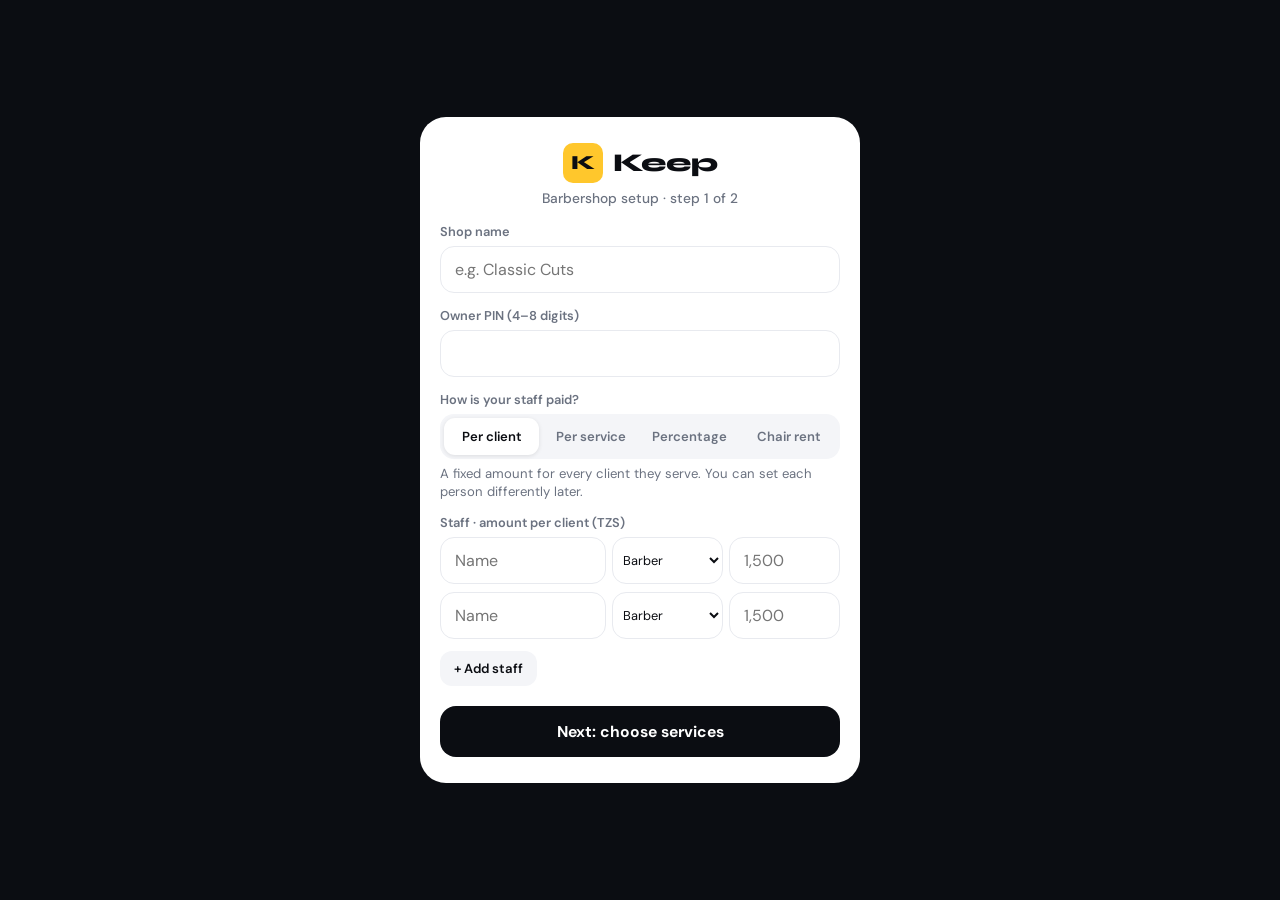
<file: barber/index.html>
<!doctype html>
<html lang="en">
<head>
<meta charset="utf-8">
<meta name="viewport" content="width=device-width, initial-scale=1, viewport-fit=cover">
<title>Keep · Barbershop</title>
<script src="../env.js"></script>
<script src="../lang.js"></script>
<script src="../lang-sw.js"></script>
<meta name="theme-color" content="#0b0d12">
<link rel="manifest" href="/manifest.json">
<link rel="icon" href="../icon-192.png">
<link href="https://fonts.googleapis.com/css2?family=Syne:wght@700;800&family=DM+Sans:wght@400;500;700;800&display=swap" rel="stylesheet">
<style>
:root { --ink:#0b0d12; --ink2:#1a1f2c; --blue:#1a56db; --blue-soft:#eaf0fd; --yellow:#ffc72c; --pos:#00875a; --pos-soft:#e7f6ef; --red:#dc2626; --red-soft:#fdecec; --amber:#f59e0b; --amber-soft:#fff5e0;
        --bg:#f4f5f8; --card:#ffffff; --line:#e8eaef; --gray:#6b7280; --gray2:#9aa1ae; --r:20px; --shadow:0 1px 2px rgba(16,24,40,.04), 0 4px 14px rgba(16,24,40,.05); }
* { box-sizing:border-box; margin:0; padding:0; -webkit-tap-highlight-color:transparent; }
html, body { min-height:100%; }
body { font-family:'DM Sans',system-ui,sans-serif; background:var(--bg); color:var(--ink); font-size:15px; line-height:1.35; -webkit-font-smoothing:antialiased; }
button { font-family:inherit; cursor:pointer; color:inherit; transition:transform .12s ease, background .15s, box-shadow .15s, opacity .15s; }
button:active:not(:disabled) { transform:scale(.97); }
input, select, textarea { font-family:inherit; font-size:16px; color:var(--ink); }
.hidden { display:none !important; }
svg.ic { width:20px; height:20px; fill:none; stroke:currentColor; stroke-width:1.8; stroke-linecap:round; stroke-linejoin:round; flex-shrink:0; }
@keyframes fadeUp { from { opacity:0; transform:translateY(8px); } to { opacity:1; transform:none; } }
#page > * { animation:fadeUp .22s ease-out both; }

/* slim header */
.top { background:var(--ink); color:#fff; padding:calc(10px + env(safe-area-inset-top)) 16px 10px; display:flex; align-items:center; gap:12px; position:sticky; top:0; z-index:40; }
.brand { width:34px; height:34px; border-radius:10px; background:var(--yellow); color:var(--ink); display:flex; align-items:center; justify-content:center; font:800 1.05rem 'Syne'; flex-shrink:0; }
.top .ttl { flex:1; min-width:0; }
.top .ttl b { display:block; font-size:1rem; font-weight:700; white-space:nowrap; overflow:hidden; text-overflow:ellipsis; }
.top .ttl span { font-size:.74rem; color:var(--gray2); }
.back { width:34px; height:34px; border-radius:10px; border:0; background:rgba(255,255,255,.08); color:#fff; display:flex; align-items:center; justify-content:center; flex-shrink:0; }
.me-chip { display:inline-flex; align-items:center; gap:6px; height:34px; padding:0 10px 0 4px; border-radius:999px; border:1px solid rgba(255,255,255,.16); background:rgba(255,255,255,.06); color:#fff; font:600 .8rem 'DM Sans'; flex-shrink:0; }
.me-av { width:26px; height:26px; border-radius:50%; background:var(--yellow); color:var(--ink); display:inline-flex; align-items:center; justify-content:center; font-weight:800; font-size:.78rem; }
.me-chip.staff .me-av { background:#2b3244; color:#fff; }
.me-menu { position:fixed; z-index:9000; top:calc(56px + env(safe-area-inset-top)); right:12px; min-width:250px; background:#fff; color:var(--ink); border-radius:18px; box-shadow:0 18px 50px rgba(0,0,0,.22); padding:8px; animation:fadeUp .14s ease-out; }
.me-menu .mm-head { display:flex; align-items:center; gap:10px; padding:8px 8px 12px; border-bottom:1px solid var(--line); margin-bottom:6px; }
.me-menu .mm-head .me-av { width:38px; height:38px; font-size:1rem; }
.me-menu .mm-sub { font-size:.74rem; color:var(--gray); }
.me-menu button { display:flex; align-items:center; gap:12px; width:100%; border:0; background:none; padding:11px 10px; border-radius:12px; font:500 .9rem 'DM Sans'; text-align:left; }
.me-menu button:hover { background:var(--bg); }
.me-menu svg { width:18px; height:18px; color:var(--gray); }
.me-menu .sep { border-top:1px solid var(--line); margin:6px 0; }
.me-menu .lock, .me-menu .lock svg { color:var(--red); }

/* bottom navigation */
.nav { position:fixed; left:0; right:0; bottom:0; z-index:45; background:rgba(255,255,255,.96); backdrop-filter:blur(12px); border-top:1px solid var(--line); display:flex; justify-content:space-around; padding:8px 8px calc(8px + env(safe-area-inset-bottom)); }
.nav button { flex:1; max-width:110px; border:0; background:none; display:flex; flex-direction:column; align-items:center; gap:3px; font:600 .7rem 'DM Sans'; color:var(--gray2); padding:4px 0; position:relative; }
.nav button .pill { width:54px; height:32px; border-radius:999px; display:flex; align-items:center; justify-content:center; transition:background .2s; }
.nav button.on { color:var(--ink); }
.nav button.on .pill { background:var(--ink); color:var(--yellow); }
.nav .badge { position:absolute; top:0; left:calc(50% + 10px); background:var(--red); color:#fff; border-radius:999px; font-size:.62rem; font-weight:700; min-width:17px; height:17px; display:flex; align-items:center; justify-content:center; padding:0 4px; border:2px solid #fff; }

main { max-width:560px; margin:0 auto; padding:16px 16px 120px; }
.sec { font:700 .82rem 'DM Sans'; color:var(--gray); margin:22px 2px 10px; display:flex; justify-content:space-between; align-items:center; }
.sec:first-child { margin-top:2px; }
.sec a { color:var(--blue); cursor:pointer; font-weight:600; }
.card { background:var(--card); border-radius:var(--r); padding:16px; margin-bottom:10px; box-shadow:var(--shadow); }
.muted { color:var(--gray); font-size:.82rem; }
.row { display:flex; justify-content:space-between; align-items:center; gap:10px; }
.g2 { display:grid; grid-template-columns:1fr 1fr; gap:10px; }
.big-num { font:700 1.6rem 'DM Sans'; letter-spacing:-.5px; }

/* summary strip */
.strip { display:grid; grid-template-columns:repeat(3,1fr); gap:8px; margin-bottom:6px; }
.strip > div { background:var(--card); border-radius:16px; padding:12px; box-shadow:var(--shadow); }
.strip span { display:block; font-size:.72rem; color:var(--gray); }
.strip b { display:block; font:700 1.12rem 'DM Sans'; margin-top:2px; letter-spacing:-.3px; }
.strip .y { background:var(--ink); color:#fff; } .strip .y span { color:var(--gray2); } .strip .y b { color:var(--yellow); }

/* chair board */
.board { display:grid; grid-template-columns:1fr 1fr; gap:10px; }
.seat { background:var(--card); border-radius:var(--r); padding:14px; box-shadow:var(--shadow); display:flex; flex-direction:column; gap:10px; position:relative; overflow:hidden; border:2px solid transparent; transition:border-color .2s; }
.seat.busy { border-color:var(--amber); }
.seat .who { display:flex; align-items:center; gap:10px; }
.av { width:42px; height:42px; border-radius:50%; display:flex; align-items:center; justify-content:center; color:#fff; font-weight:700; font-size:1rem; flex-shrink:0; position:relative; }
.av i { position:absolute; right:-1px; bottom:-1px; width:13px; height:13px; border-radius:50%; border:2.5px solid #fff; background:var(--pos); }
.seat.busy .av i { background:var(--amber); }
.seat .nm { font-weight:700; font-size:.95rem; white-space:nowrap; overflow:hidden; text-overflow:ellipsis; }
.seat .rl { font-size:.72rem; color:var(--gray); }
.status { display:inline-flex; align-items:center; gap:6px; font-size:.75rem; font-weight:600; padding:4px 10px; border-radius:999px; align-self:flex-start; }
.status.free { background:var(--pos-soft); color:var(--pos); }
.status.busy { background:var(--amber-soft); color:#9a6200; }
.status .pulse { width:7px; height:7px; border-radius:50%; background:currentColor; animation:pulse 1.6s infinite; }
@keyframes pulse { 50% { opacity:.3; } }
.seat .client { font-size:.85rem; } .seat .client b { font-weight:700; }
.seat .next { font-size:.74rem; color:var(--gray); border-top:1px dashed var(--line); padding-top:8px; }
.seat .cnt { position:absolute; top:12px; right:12px; text-align:right; line-height:1; }
.seat .cnt b { font:700 1.25rem 'DM Sans'; display:block; }
.seat .cnt span { font-size:.64rem; color:var(--gray); }

/* buttons */
.cta { width:100%; border:0; border-radius:16px; padding:15px; font:700 .98rem 'DM Sans'; color:#fff; background:var(--ink); display:flex; align-items:center; justify-content:center; gap:10px; }
.cta.blue { background:var(--blue); } .cta.green { background:var(--pos); } .cta.yellow { background:var(--yellow); color:var(--ink); }
.cta:disabled { opacity:.5; }
.btn-sec { flex:1; padding:13px 12px; border-radius:14px; border:1px solid var(--line); background:#fff; font:600 .88rem 'DM Sans'; display:flex; align-items:center; justify-content:center; gap:8px; }
.btn-sec.blue { color:var(--blue); background:var(--blue-soft); border-color:transparent; } .btn-sec.red { color:var(--red); background:var(--red-soft); border-color:transparent; }
.btn-sm { border:0; border-radius:12px; padding:9px 14px; font:600 .82rem 'DM Sans'; background:var(--ink); color:#fff; display:inline-flex; align-items:center; justify-content:center; gap:6px; }
.btn-sm.green { background:var(--pos); } .btn-sm.blue { background:var(--blue); } .btn-sm.ghost { background:var(--bg); color:var(--ink); } .btn-sm.wide { width:100%; }
.x { width:34px; height:34px; border-radius:50%; border:0; background:var(--bg); display:inline-flex; align-items:center; justify-content:center; flex-shrink:0; color:var(--gray); }
.x svg { width:16px; height:16px; }

/* staff / earnings cards */
.bcard { background:var(--card); border-radius:var(--r); padding:14px; box-shadow:var(--shadow); }
.bcard .nm { font-weight:700; }
.bcard .rule { font-size:.74rem; color:var(--gray); }
.bcard .count { font:700 1.8rem 'DM Sans'; line-height:1.05; margin-top:8px; letter-spacing:-.5px; }
.bcard .count small { font:500 .8rem 'DM Sans'; color:var(--gray); margin-left:4px; letter-spacing:0; }
.bcard .earn { display:flex; justify-content:space-between; align-items:center; margin-top:10px; padding-top:10px; border-top:1px solid var(--line); font-size:.82rem; }
.bcard .earn b { color:var(--pos); }
.stat-card { background:var(--card); padding:14px; border-radius:16px; box-shadow:var(--shadow); }
.stat-card h4 { font:500 .76rem 'DM Sans'; color:var(--gray); margin-bottom:4px; }
.stat-card p { font:700 1.05rem 'DM Sans'; }
.hero { background:var(--ink); color:#fff; border-radius:var(--r); padding:18px; margin-bottom:10px; position:relative; overflow:hidden; }
.hero::after { content:''; position:absolute; right:-40px; top:-40px; width:160px; height:160px; border-radius:50%; background:radial-gradient(circle, rgba(255,199,44,.25), transparent 70%); }
.hero .mo { font-size:.8rem; color:var(--gray2); }
.hero .big { font:700 2rem 'DM Sans'; color:var(--yellow); letter-spacing:-.8px; margin:2px 0; }
.hero .big small { font-size:.8rem; color:var(--gray2); margin-left:4px; letter-spacing:0; }
.hero .sub { font-size:.8rem; color:#c9cfdb; }
.bar { height:6px; background:rgba(255,255,255,.1); border-radius:3px; margin-top:12px; overflow:hidden; } .bar div { height:100%; background:var(--yellow); border-radius:3px; }
.hero-grid { display:grid; grid-template-columns:1fr 1fr; gap:12px; margin-top:14px; padding-top:14px; border-top:1px solid rgba(255,255,255,.1); position:relative; z-index:1; }
.hero-grid span { display:block; font-size:.72rem; color:var(--gray2); } .hero-grid b { font-size:1rem; }

/* point of sale */
.staffbar { display:flex; gap:10px; overflow-x:auto; scrollbar-width:none; padding:2px 2px 4px; }
.staffbar::-webkit-scrollbar, .catbar::-webkit-scrollbar { display:none; }
.chair { flex-shrink:0; width:66px; border:0; background:none; display:flex; flex-direction:column; align-items:center; gap:5px; font:600 .76rem 'DM Sans'; color:var(--gray); }
.chair .av { width:50px; height:50px; font-size:1.1rem; box-shadow:0 0 0 3px var(--bg); transition:box-shadow .15s, transform .15s; }
.chair.on { color:var(--ink); }
.chair.on .av { box-shadow:0 0 0 3px #fff, 0 0 0 5.5px var(--ink); transform:scale(1.04); }
.chair span.n { max-width:66px; white-space:nowrap; overflow:hidden; text-overflow:ellipsis; }
.catbar { display:flex; gap:8px; overflow-x:auto; scrollbar-width:none; padding:4px 2px 2px; margin:12px 0 4px; }
.catbar button { flex-shrink:0; border:1px solid var(--line); background:#fff; border-radius:999px; padding:8px 14px 8px 10px; font:600 .82rem 'DM Sans'; display:inline-flex; align-items:center; gap:6px; color:var(--ink); }
.catbar button svg { width:16px; height:16px; }
.catbar button.on { background:var(--ink); border-color:var(--ink); color:#fff; }
.tiles { display:grid; grid-template-columns:1fr 1fr; gap:10px; }
.tile { background:var(--card); border:2px solid transparent; border-radius:18px; padding:12px; text-align:left; position:relative; box-shadow:var(--shadow); display:flex; flex-direction:column; gap:8px; min-height:118px; }
.tile .icon { width:38px; height:38px; border-radius:12px; display:flex; align-items:center; justify-content:center; }
.tile .icon svg { width:20px; height:20px; }
.tile b { display:block; font-size:.9rem; font-weight:600; line-height:1.25; padding-right:22px; }
.tile .meta { margin-top:auto; display:flex; justify-content:space-between; align-items:baseline; }
.tile .p { font-weight:700; font-size:.9rem; }
.tile .s { font-size:.72rem; color:var(--gray); }
.tile.on { border-color:var(--pos); background:#f6fcf9; }
.tile .q { position:absolute; top:10px; right:10px; background:var(--pos); color:#fff; border-radius:999px; min-width:24px; height:24px; display:flex; align-items:center; justify-content:center; font-weight:700; font-size:.78rem; animation:pop .2s ease-out; }
@keyframes pop { from { transform:scale(.4); } to { transform:scale(1); } }
.tile.out { opacity:.45; }
.ticket { position:fixed; left:16px; right:16px; bottom:calc(84px + env(safe-area-inset-bottom)); max-width:528px; margin:0 auto; background:var(--ink); color:#fff; border-radius:18px; padding:12px 14px; display:flex; align-items:center; gap:12px; z-index:44; box-shadow:0 14px 34px rgba(11,13,18,.35); border:0; text-align:left; animation:fadeUp .2s ease-out; }
.ticket .n { width:34px; height:34px; border-radius:50%; background:var(--yellow); color:var(--ink); display:flex; align-items:center; justify-content:center; font-weight:700; flex-shrink:0; }
.ticket .t1 { font:700 .9rem 'DM Sans'; }
.ticket .t2 { font-size:.74rem; color:var(--gray2); }
.ticket .tot { margin-left:auto; font:700 1.05rem 'DM Sans'; color:var(--yellow); white-space:nowrap; }

/* lists */
.li { display:flex; align-items:center; gap:12px; padding:12px 0; border-bottom:1px solid var(--line); }
.li:last-child { border-bottom:0; }
.li .mx { flex:1; min-width:0; } .li .mx b { display:block; font-size:.92rem; font-weight:600; white-space:nowrap; overflow:hidden; text-overflow:ellipsis; }
.dot { width:38px; height:38px; border-radius:50%; flex-shrink:0; display:flex; align-items:center; justify-content:center; color:#fff; font-weight:700; font-size:.88rem; }
.tag { display:inline-block; border-radius:6px; padding:2px 7px; font:600 .66rem 'DM Sans'; }
.tag.v { background:var(--red-soft); color:var(--red); }
.empty { text-align:center; color:var(--gray); padding:24px 10px; font-size:.88rem; }
.chips { display:flex; gap:8px; flex-wrap:wrap; }
.chip { border:1px solid var(--line); background:#fff; border-radius:999px; padding:8px 14px; font:600 .82rem 'DM Sans'; }
.chip.on { background:var(--ink); color:#fff; border-color:var(--ink); }

/* forms + sheet */
label.f { display:block; font:600 .8rem 'DM Sans'; color:var(--gray); margin:14px 0 6px; }
.in { width:100%; border:1.5px solid var(--line); border-radius:14px; padding:12px 14px; background:#fff; outline:none; transition:border-color .15s, box-shadow .15s; }
.in:focus { border-color:var(--blue); box-shadow:0 0 0 4px var(--blue-soft); }
.seg { display:flex; background:var(--bg); border-radius:14px; padding:4px; gap:4px; }
.seg button { flex:1; border:0; background:none; border-radius:11px; padding:10px 6px; font:600 .82rem 'DM Sans'; color:var(--gray); }
.seg button.on { background:#fff; color:var(--ink); box-shadow:0 1px 4px rgba(0,0,0,.1); }
.ov { position:fixed; inset:0; background:rgba(11,13,18,.5); z-index:60; display:flex; align-items:flex-end; justify-content:center; animation:fade .15s; }
@keyframes fade { from { opacity:0; } }
.modal { background:#fff; width:100%; max-width:560px; max-height:92vh; overflow:auto; border-radius:26px 26px 0 0; padding:10px 18px calc(22px + env(safe-area-inset-bottom)); animation:up .22s cubic-bezier(.2,.8,.2,1); }
.modal::before { content:''; display:block; width:40px; height:5px; border-radius:3px; background:var(--line); margin:0 auto 14px; }
@keyframes up { from { transform:translateY(40px); opacity:.5; } to { transform:none; opacity:1; } }
.modal-title { font:700 1.15rem 'DM Sans'; text-align:center; margin-bottom:14px; }
.tot-line { display:flex; justify-content:space-between; align-items:center; background:var(--bg); border-radius:16px; padding:14px 16px; margin:16px 0 4px; }
.tot-line span { font:600 .85rem 'DM Sans'; color:var(--gray); }
.tot-line b { font:700 1.35rem 'DM Sans'; letter-spacing:-.4px; }
.toast { position:fixed; left:50%; transform:translateX(-50%); bottom:calc(150px + env(safe-area-inset-bottom)); background:var(--ink); color:#fff; padding:12px 18px; border-radius:14px; font-weight:600; font-size:.88rem; z-index:99; max-width:90vw; text-align:center; box-shadow:0 10px 30px rgba(0,0,0,.25); animation:fadeUp .18s ease-out; }
.toast.err { background:var(--red); }
.note { background:var(--amber-soft); padding:12px 14px; border-radius:14px; font-size:.84rem; margin-bottom:12px; color:#6b4a00; }
.check { display:flex; gap:10px; align-items:center; margin-top:16px; font-weight:500; font-size:.92rem; }
.check input { width:20px; height:20px; accent-color:var(--pos); }
.svc-row { display:flex; align-items:center; gap:8px; padding:6px 8px 6px 12px; border-radius:14px; border:1.5px solid var(--line); margin-bottom:6px; background:#fff; transition:border-color .15s, background .15s; }
.svc-row.on { border-color:var(--pos); background:#f6fcf9; }
.svc-tick { flex:1; display:flex; align-items:center; gap:10px; font-weight:500; font-size:.9rem; min-width:0; cursor:pointer; }
.svc-tick input { width:20px; height:20px; flex-shrink:0; accent-color:var(--pos); }
.svc-row .svc-p { width:92px; flex-shrink:0; padding:9px 8px; text-align:right; font-size:.9rem; }

/* first run */
.login { min-height:100vh; background:var(--ink); display:flex; align-items:center; justify-content:center; padding:24px 16px; }
.login-card { background:#fff; border-radius:26px; padding:26px 20px; width:100%; max-width:440px; animation:fadeUp .25s ease-out; }
.login-logo { display:flex; align-items:center; justify-content:center; gap:10px; font:800 1.6rem 'Syne'; }
.login-logo .brand { width:40px; height:40px; font-size:1.25rem; }
.login-sub { text-align:center; color:var(--gray); font:500 .86rem 'DM Sans'; margin:6px 0 16px; }
</style>
<link rel="apple-touch-icon" sizes="180x180" href="/apple-touch-icon.png">
<meta name="apple-mobile-web-app-title" content="Keep">
</head>
<body>
<div id="app"></div>

<script>
'use strict';
// ════════════════════════════════════════════════════════════
//  Keep · Barbershop module (pilot)
//  Barbers are paid by the clients they serve. Records are kept on
//  this device (localStorage) with backup / restore, until the module
//  moves onto Keep's cloud.
// ════════════════════════════════════════════════════════════
const KEY = 'keep.barbershop.v1', APP_VERSION = 1;
const COLORS = ['#1a56db', '#00875a', '#7c3aed', '#dc2626', '#f59e0b', '#0891b2', '#db2777', '#4b5563'];
const ICON = {
    dash: '<path d="M3 3v18h18"/><path d="M7 15l4-4 3 3 5-6"/>',
    cut: '<circle cx="6" cy="6" r="3"/><circle cx="6" cy="18" r="3"/><path d="M20 4L8.12 15.88M14.47 14.48L20 20M8.12 8.12L12 12"/>',
    queue: '<path d="M17 21v-2a4 4 0 0 0-4-4H5a4 4 0 0 0-4 4v2"/><circle cx="9" cy="7" r="4"/><path d="M23 21v-2a4 4 0 0 0-3-3.87M16 3.13a4 4 0 0 1 0 7.75"/>',
    report: '<path d="M14 2H6a2 2 0 0 0-2 2v16a2 2 0 0 0 2 2h12a2 2 0 0 0 2-2V8z"/><path d="M14 2v6h6M8 13h8M8 17h5"/>',
    team: '<circle cx="12" cy="8" r="4"/><path d="M4 21v-1a6 6 0 0 1 6-6h4a6 6 0 0 1 6 6v1"/>',
    list: '<path d="M8 6h13M8 12h13M8 18h13M3 6h.01M3 12h.01M3 18h.01"/>',
    wallet: '<rect x="2" y="6" width="20" height="14" rx="2"/><path d="M2 10h20M16 15h2"/>',
    book: '<path d="M4 19.5A2.5 2.5 0 0 1 6.5 17H20V3H6.5A2.5 2.5 0 0 0 4 5.5z"/><path d="M4 19.5V21h16"/>',
    gear: '<circle cx="12" cy="12" r="3"/><path d="M19.4 15a1.65 1.65 0 0 0 .33 1.82l.06.06a2 2 0 1 1-2.83 2.83l-.06-.06a1.65 1.65 0 0 0-1.82-.33 1.65 1.65 0 0 0-1 1.51V21a2 2 0 1 1-4 0v-.09A1.65 1.65 0 0 0 9 19.4a1.65 1.65 0 0 0-1.82.33l-.06.06a2 2 0 1 1-2.83-2.83l.06-.06A1.65 1.65 0 0 0 4.68 15a1.65 1.65 0 0 0-1.51-1H3a2 2 0 1 1 0-4h.09A1.65 1.65 0 0 0 4.6 9a1.65 1.65 0 0 0-.33-1.82l-.06-.06a2 2 0 1 1 2.83-2.83l.06.06A1.65 1.65 0 0 0 9 4.68a1.65 1.65 0 0 0 1-1.51V3a2 2 0 1 1 4 0v.09a1.65 1.65 0 0 0 1 1.51 1.65 1.65 0 0 0 1.820-.33l.06-.06a2 2 0 1 1 2.83 2.83l-.06.06A1.65 1.65 0 0 0 19.4 9a1.65 1.65 0 0 0 1.51 1H21a2 2 0 1 1 0 4h-.09a1.65 1.65 0 0 0-1.51 1z"/>',
    save: '<path d="M21 15v4a2 2 0 0 1-2 2H5a2 2 0 0 1-2-2v-4M7 10l5 5 5-5M12 15V3"/>',
    lock: '<rect x="3" y="11" width="18" height="11" rx="2"/><path d="M7 11V7a5 5 0 0 1 10 0v4"/>',
    unlock: '<rect x="3" y="11" width="18" height="11" rx="2"/><path d="M7 11V7a5 5 0 0 1 9.9-1"/>',
    x: '<path d="M18 6L6 18M6 6l12 12"/>',
    caret: '<path d="M6 9l6 6 6-6"/>',
    back: '<path d="M15 18l-6-6 6-6"/>',
    plus: '<path d="M12 5v14M5 12h14"/>',
    wa: '<path d="M21 11.5a8.4 8.4 0 0 1-12.4 7.4L3 21l2.1-5.4A8.4 8.4 0 1 1 21 11.5z"/>',
    check: '<path d="M20 6L9 17l-5-5"/>',
    chair: '<path d="M6 19v-4h12v4M5 11h14v4H5zM7 11V5a2 2 0 0 1 2-2h6a2 2 0 0 1 2 2v6M8 19v2M16 19v2"/>',
    grid: '<rect x="3" y="3" width="7" height="7" rx="1.5"/><rect x="14" y="3" width="7" height="7" rx="1.5"/><rect x="3" y="14" width="7" height="7" rx="1.5"/><rect x="14" y="14" width="7" height="7" rx="1.5"/>',
    razor: '<path d="M3 17l9-9 4 4-9 9H3z"/><path d="M14 6l2-2a2.8 2.8 0 0 1 4 4l-2 2"/>',
    sparkle: '<path d="M12 3l1.8 5.2L19 10l-5.2 1.8L12 17l-1.8-5.2L5 10l5.2-1.8z"/><path d="M19 15l.8 2.2L22 18l-2.2.8L19 21l-.8-2.2L16 18l2.2-.8z"/>',
    hand: '<path d="M18 11V6a2 2 0 0 0-4 0v5M14 10V4a2 2 0 0 0-4 0v6M10 10.5V6a2 2 0 0 0-4 0v8"/><path d="M18 8a2 2 0 1 1 4 0v6a8 8 0 0 1-8 8h-2c-2.8 0-4.5-.9-5.9-2.3l-3.6-3.6a2 2 0 0 1 2.8-2.8L7 15"/>',
    spa: '<path d="M12 22c4-2 7-5.5 7-10-3 0-5.5 1.5-7 4-1.5-2.5-4-4-7-4 0 4.5 3 8 7 10z"/><path d="M12 16c0-5 1.5-9 0-13-1.5 4 0 8 0 13z"/>',
    locs: '<path d="M8 3c-2 3 2 5 0 8s2 5 0 8M12 3c-2 3 2 5 0 8s2 5 0 8M16 3c-2 3 2 5 0 8s2 5 0 8"/>',
    star: '<path d="M12 3l2.7 5.6 6.1.9-4.4 4.3 1 6.1L12 17l-5.4 2.9 1-6.1-4.4-4.3 6.1-.9z"/>',
    bottle: '<path d="M10 2h4v4l2 3v11a2 2 0 0 1-2 2h-4a2 2 0 0 1-2-2V9l2-3z"/><path d="M8 13h8"/>'
};
const ic = (k, st = '') => `<svg class="ic" viewBox="0 0 24 24" style="${st}">${ICON[k]}</svg>`;

// ── state ──
let D = load();
const U = { tab: 'chairs', view: null, job: blankJob(), owner: false, ownerAt: 0, rp: 'today', qBarber: '', cq: '', cat: 'all' };
function blankJob() { return { barberId: null, items: {}, customer: { name: '', phone: '' }, discount: 0, queueId: null }; }
function load() {
    try { const d = JSON.parse(localStorage.getItem(KEY) || 'null'); if (d && d.v === 1) return d; } catch (e) {}
    return { v: 1, shop: { name: '', phone: '', address: '', footer: '', pin: '' }, barbers: [], services: [], products: [], customers: [], jobs: [], queue: [], expenses: [], payouts: [], seq: 0 };
}
function persist() { try { localStorage.setItem(KEY, JSON.stringify(D)); return true; } catch (e) { toast('Storage is full — download a backup now', true); return false; } }

// ── helpers ──
const $ = id => document.getElementById(id);
const esc = s => String(s ?? '').replace(/[&<>"']/g, c => ({ '&': '&amp;', '<': '&lt;', '>': '&gt;', '"': '&quot;', "'": '&#39;' }[c]));
const n0 = v => Math.round(Number(v) || 0).toLocaleString('en-US');
const num = v => { const n = parseFloat(String(v ?? '').replace(/,/g, '')); return isFinite(n) ? n : 0; };
const uid = () => Date.now().toString(36) + Math.random().toString(36).slice(2, 7);
const dayStr = (d = new Date()) => d.getFullYear() + '-' + String(d.getMonth() + 1).padStart(2, '0') + '-' + String(d.getDate()).padStart(2, '0');
const tm = ms => new Date(ms).toLocaleTimeString('en-GB', { hour: '2-digit', minute: '2-digit' });
const normPhone = p => { let x = String(p || '').replace(/\D/g, ''); if (x.startsWith('0')) x = '255' + x.slice(1); if (x.length === 9) x = '255' + x; return x; };
const pretty = p => { const x = normPhone(p); return x.startsWith('255') && x.length === 12 ? '0' + x.slice(3, 6) + ' ' + x.slice(6, 9) + ' ' + x.slice(9) : (p || ''); };
const barber = id => D.barbers.find(b => b.id === id);
const initial = s => (String(s || '?').trim()[0] || '?').toUpperCase();
const MONTHS = ['January', 'February', 'March', 'April', 'May', 'June', 'July', 'August', 'September', 'October', 'November', 'December'];
function toast(m, err) { document.querySelectorAll('.toast').forEach(x => x.remove()); const e = document.createElement('div'); e.className = 'toast' + (err ? ' err' : ''); e.textContent = m; document.body.appendChild(e); setTimeout(() => e.remove(), err ? 3800 : 2200); }
function modal(html) { closeModal(); const o = document.createElement('div'); o.className = 'ov'; o.id = 'ov'; o.innerHTML = `<div class="modal">${html}</div>`; o.onclick = e => { if (e.target === o) closeModal(); }; document.body.appendChild(o); return o; }
function closeModal() { const o = $('ov'); if (o) o.remove(); }
function confirmBox(msg, yes, cb) { modal(`<div class="modal-title">${esc(msg)}</div><div class="g2"><button class="btn-sec" onclick="closeModal()">Cancel</button><button class="btn-sec red" id="cfYes">${esc(yes)}</button></div>`); $('cfYes').onclick = () => { closeModal(); cb(); }; }
function segPick(el) { el.parentNode.querySelectorAll('button').forEach(b => b.classList.toggle('on', b === el)); }

// ── pay rules: barbers are paid by the clients they serve ──
const PAYTYPES = [['head', 'Per client'], ['service', 'Per service'], ['pct', 'Percentage'], ['rent', 'Chair rent']];
function payDesc(b) { const ty = b.payType || 'pct'; return ty === 'head' ? n0(b.perHead) + ' per client' : ty === 'rent' ? 'Chair rent ' + n0(b.rent) + '/day' : ty === 'service' ? 'Per service' : (b.pct || 0) + '% of service'; }
// what the barber earns from one job (services only; products stay with the shop)
function jobPay(b, svcGross, disc, items) {
    const ty = b.payType || 'pct', svcNet = Math.max(0, svcGross - disc);
    if (ty === 'head') return Math.min(svcNet, Math.round(b.perHead || 0));
    if (ty === 'service') return Math.min(svcNet, items.filter(i => i.t === 's').reduce((a, i) => { const s = D.services.find(x => x.id === i.id); return a + (s && s.cut ? s.cut : 0) * i.qty; }, 0));
    if (ty === 'rent') return svcNet;            // keeps the service money, pays chair rent for each day worked
    return Math.round(svcNet * (b.pct || 0) / 100);
}

// ── owner PIN ──
async function sha(s) { try { const b = await crypto.subtle.digest('SHA-256', new TextEncoder().encode('keep-barbershop:' + s)); return [...new Uint8Array(b)].map(x => x.toString(16).padStart(2, '0')).join(''); } catch (e) { return 'p:' + s; } }
function isOwner() { if (U.owner && Date.now() - U.ownerAt > 15 * 60 * 1000) U.owner = false; return U.owner || !D.shop.pin; }
function askPin(ok) {
    if (!D.shop.pin) { ok(); return; }
    modal(`<div class="modal-title">Owner PIN</div><input class="in" id="pinIn" type="password" inputmode="numeric" maxlength="8" autocomplete="off" style="font-size:1.5rem;letter-spacing:8px;text-align:center;">
      <button class="cta" style="margin-top:14px;" id="pinGo">Unlock</button>`);
    const go = async () => { if (await sha($('pinIn').value) === D.shop.pin) { U.owner = true; U.ownerAt = Date.now(); closeModal(); ok(); } else { toast('Wrong PIN', true); $('pinIn').value = ''; } };
    $('pinGo').onclick = go; $('pinIn').onkeydown = e => { if (e.key === 'Enter') go(); }; setTimeout(() => $('pinIn').focus(), 60);
}
function ownerGate(fn) { closeMe(); if (isOwner()) { U.ownerAt = Date.now(); fn(); } else askPin(fn); }

// ── shell ──
const TABS = [['chairs', 'chair', 'Chairs'], ['pos', 'cut', 'Sell'], ['queue', 'queue', 'Queue'], ['insights', 'dash', 'Insights']];
function go(tab) { if (tab === 'dash') tab = 'chairs'; U.tab = tab; U.view = null; closeMe(); render(); window.scrollTo(0, 0); }
function openView(view) { U.view = view; closeMe(); render(); window.scrollTo(0, 0); }
function meChip() { const own = isOwner(); return `<button class="me-chip ${own ? '' : 'staff'}" onclick="openMe(event)"><span class="me-av">${own ? esc(initial(D.shop.name)) : ic('lock', 'width:13px;height:13px')}</span>${own ? 'Owner' : 'Staff'}${ic('caret', 'width:14px;height:14px;opacity:.6')}</button>`; }
function render() {
    if (!D.shop.name) return renderSetup();
    const q = D.queue.filter(x => x.status === 'waiting').length;
    const views = { reports: renderReports, team: renderTeam, catalog: renderCatalog, expenses: renderExpenses, clients: renderClients, shop: renderShop, backup: renderBackup };
    $('app').innerHTML = `<div id="page"></div><nav class="nav">${TABS.map(([k, i, l]) => `<button class="${U.tab === k && !U.view ? 'on' : ''}" onclick="go('${k}')"><span class="pill">${ic(i)}</span>${l}${k === 'queue' && q ? `<span class="badge">${q}</span>` : ''}</button>`).join('')}</nav>`;
    if (U.view && views[U.view]) return views[U.view]();
    ({ chairs: renderChairs, pos: renderPOS, queue: renderQueue, insights: renderInsights })[U.tab]();
}
const todayLabel = () => new Date().toLocaleDateString('en-GB', { weekday: 'long', day: 'numeric', month: 'long' });
function header(sub) { return `<div class="top"><div class="brand">K</div><div class="ttl"><b>${esc(D.shop.name)}</b><span>${esc(sub || todayLabel())}</span></div>${meChip()}</div>`; }
const subHeader = title => `<div class="top"><button class="back" onclick="go(U.tab)" aria-label="Back">${ic('back', 'width:18px;height:18px')}</button><div class="ttl"><b>${esc(title)}</b><span>${esc(D.shop.name)}</span></div>${meChip()}</div>`;
function openMe(e) {
    e.stopPropagation(); if ($('meMenu')) return closeMe();
    const own = isOwner(), m = document.createElement('div'); m.className = 'me-menu'; m.id = 'meMenu';
    const it = (i, l, fn, cls = '') => `<button class="${cls}" onclick="${fn}">${ic(i)}${l}</button>`;
    m.innerHTML = `<div class="mm-head"><span class="me-av">${esc(initial(D.shop.name))}</span><div><b>${esc(D.shop.name)}</b><div class="mm-sub">${own ? 'Owner' : 'Staff'} · Barbershop</div></div></div>
      ${it('report', 'Reports', "ownerGate(()=>openView('reports'))")}${it('team', 'Staff &amp; pay', "ownerGate(()=>openView('team'))")}${it('list', 'Services &amp; products', "ownerGate(()=>openView('catalog'))")}
      ${it('wallet', 'Expenses', "ownerGate(()=>openView('expenses'))")}${it('book', 'Clients', "openView('clients')")}${it('gear', 'Shop settings', "ownerGate(()=>openView('shop'))")}${it('save', 'Backup', "ownerGate(()=>openView('backup'))")}
      ${D.shop.pin ? '<div class="sep"></div>' + (own ? it('lock', 'Lock (staff mode)', 'lockOwner()', 'lock') : it('unlock', 'Owner unlock', 'ownerGate(render)')) : ''}`;
    document.body.appendChild(m); setTimeout(() => document.addEventListener('click', meOutside), 0);
}
function meOutside(e) { const m = $('meMenu'); if (m && !m.contains(e.target)) closeMe(); }
function closeMe() { const m = $('meMenu'); if (m) m.remove(); document.removeEventListener('click', meOutside); }
function lockOwner() { U.owner = false; closeMe(); if (U.view && U.view !== 'clients') U.view = null; render(); toast('Locked — staff mode'); }
const avatar = (b, cls = 'av', dot = false) => `<div class="${cls}" style="background:${b ? b.color : '#9aa1ae'}">${esc(initial(b ? b.name : '?'))}${dot ? '<i></i>' : ''}</div>`;
// ════════════ SERVICE MENU (starter list — owner ticks what they offer and sets their own prices) ════════════
const SVC_CATS = [['hair', 'Hair'], ['beard', 'Beard'], ['face', 'Face & skin'], ['nails', 'Hands & feet'], ['massage', 'Massage'], ['style', 'Locs & styling'], ['other', 'Other']];
const catName = k => (SVC_CATS.find(c => c[0] === k) || [0, 'Other'])[1];
// [name, category, price TZS, minutes, staff gets (per-service pay), ticked by default]
const SERVICE_MENU = [
    ['Haircut', 'hair', 3000, 20, 1500, 1], ['Haircut + beard', 'hair', 4000, 30, 2000, 1], ['Clean shave (bald)', 'hair', 3000, 20, 1500, 1], ['Kids haircut', 'hair', 2000, 15, 1000, 1],
    ['Fade / design lines', 'hair', 5000, 30, 2500, 1], ['Hair wash', 'hair', 2000, 10, 1000, 1], ['Black dye', 'hair', 3000, 20, 1500, 1], ['Colour dye', 'hair', 10000, 40, 4000, 0],
    ['Relaxer / texturizer', 'hair', 10000, 45, 4000, 0], ['Waves / curl treatment', 'hair', 15000, 60, 6000, 0],
    ['Beard trim', 'beard', 1500, 10, 700, 1], ['Beard shape-up', 'beard', 2000, 15, 1000, 1], ['Beard dye', 'beard', 2000, 15, 1000, 0], ['Hot towel shave', 'beard', 5000, 20, 2500, 0],
    ['Face scrub', 'face', 3000, 15, 1500, 1], ['Steam', 'face', 3000, 15, 1500, 1], ['Facial', 'face', 10000, 40, 4000, 1], ['Face mask', 'face', 5000, 20, 2000, 0],
    ['Blackhead removal', 'face', 5000, 20, 2000, 0], ['Eyebrow shaping', 'face', 2000, 10, 1000, 0],
    ['Manicure', 'nails', 7000, 30, 3000, 1], ['Pedicure', 'nails', 10000, 45, 4000, 1], ['Manicure + pedicure', 'nails', 15000, 75, 6000, 0], ['Nail cut & clean', 'nails', 2000, 10, 1000, 0], ['Foot scrub', 'nails', 5000, 20, 2000, 0],
    ['Head massage', 'massage', 3000, 10, 1500, 1], ['Neck & shoulder massage', 'massage', 5000, 15, 2000, 0], ['Full back massage', 'massage', 15000, 30, 6000, 0],
    ['Dreadlocks — start', 'style', 30000, 120, 12000, 0], ['Dreadlocks — retwist', 'style', 15000, 60, 6000, 0], ['Twists / braids (men)', 'style', 15000, 90, 6000, 0], ['Cornrows', 'style', 10000, 60, 4000, 0]
];
const ROLES = ['Barber', 'Nail technician', 'Beautician', 'Masseur', 'Assistant'];

// ════════════ FIRST RUN ════════════
function renderSetup() {
    U.suB = U.suB || [{ name: '', v: '', role: 'Barber' }, { name: '', v: '', role: 'Barber' }];
    U.suPay = U.suPay || 'head';
    U.suStep = U.suStep || 1;
    U.suS = U.suS || SERVICE_MENU.map(([n, c, p, m, cut, on]) => ({ n, c, p, m, cut, on: !!on }));
    if (U.suStep === 2) return renderSetupServices();
    $('app').innerHTML = `<div class="login"><div class="login-card">
      <div class="login-logo"><span class="brand">K</span>Keep</div><div class="login-sub">Barbershop setup · step 1 of 2</div>
      <label class="f">Shop name</label><input class="in" id="suName" value="${esc(U.suName || '')}" oninput="U.suName=this.value" placeholder="e.g. Classic Cuts">
      <label class="f">Owner PIN (4–8 digits)</label><input class="in" id="suPin" type="password" inputmode="numeric" maxlength="8" oninput="U.suPin=this.value">
      <label class="f">How is your staff paid?</label>
      <div class="seg">${PAYTYPES.map(([k, l]) => `<button class="${U.suPay === k ? 'on' : ''}" onclick="U.suPay='${k}';renderSetup()">${l}</button>`).join('')}</div>
      <div class="muted" style="margin-top:6px;">${{ head: 'A fixed amount for every client they serve.', service: 'A set amount for each service — you choose it per service on the next step.', pct: 'A share of the price of the services they do.', rent: 'They keep what they charge and pay the shop a daily chair rent.' }[U.suPay]} You can set each person differently later.</div>
      <label class="f">Staff${U.suPay === 'service' ? '' : ' · ' + suValLabel()}</label>
      <div id="suBarbers"></div><button class="btn-sm ghost" style="margin-top:4px;" onclick="suAddBarber()">+ Add staff</button>
      <button class="cta" style="margin-top:20px;" onclick="suNext()">Next: choose services</button></div></div>`;
    if (U.suPin) $('suPin').value = U.suPin;
    suDrawBarbers();
}
function suValLabel() { return { head: 'amount per client (TZS)', pct: 'percentage (%)', rent: 'chair rent per day (TZS)', service: '' }[U.suPay]; }
function suDrawBarbers() { const svc = U.suPay === 'service', ph = { head: '1,500', pct: '50', rent: '10,000' }[U.suPay];
    $('suBarbers').innerHTML = U.suB.map((b, i) => `<div style="display:grid;grid-template-columns:${svc ? '3fr 2fr' : '3fr 2fr 2fr'};gap:6px;margin-bottom:8px;"><input class="in" placeholder="Name" value="${esc(b.name)}" oninput="U.suB[${i}].name=this.value"><select class="in" style="padding:12px 6px;font-size:.8rem;" onchange="U.suB[${i}].role=this.value">${ROLES.map(r => `<option ${b.role === r ? 'selected' : ''}>${r}</option>`).join('')}</select>${svc ? '' : `<input class="in" type="number" inputmode="numeric" placeholder="${ph}" value="${esc(b.v)}" oninput="U.suB[${i}].v=this.value">`}</div>`).join(''); }
function suAddBarber() { U.suB.push({ name: '', v: '', role: 'Barber' }); suDrawBarbers(); }
function suNext() {
    const name = (U.suName || '').trim(), pin = (U.suPin || '').trim();
    if (!name) return toast('Enter the shop name', true);
    if (!/^\d{4,8}$/.test(pin)) return toast('PIN must be 4–8 digits', true);
    const bs = U.suB.filter(b => b.name.trim());
    if (!bs.length) return toast('Add at least one staff member', true);
    if (U.suPay !== 'service' && bs.some(b => !(num(b.v) > 0))) return toast('Enter the ' + suValLabel() + ' for each person', true);
    U.suStep = 2; renderSetup(); window.scrollTo(0, 0);
}
function renderSetupServices() {
    const cut = U.suPay === 'service', n = U.suS.filter(s => s.on).length;
    $('app').innerHTML = `<div class="login" style="align-items:flex-start;"><div class="login-card">
      <div class="login-logo"><span class="brand">K</span>Keep</div><div class="login-sub">Barbershop setup · step 2 of 2</div>
      <div class="note">Tick the services you offer and type <b>your own prices</b>. The prices shown are only a starting point.${cut ? ' “Staff gets” is what the person who does the service earns.' : ''} You can add more services later.</div>
      ${SVC_CATS.filter(([k]) => U.suS.some(s => s.c === k)).map(([k, l]) => `<div class="sec">${l}</div>${U.suS.map((s, i) => s.c !== k ? '' : `
        <div class="svc-row ${s.on ? 'on' : ''}"><label class="svc-tick"><input type="checkbox" ${s.on ? 'checked' : ''} onchange="U.suS[${i}].on=this.checked;this.closest('.svc-row').classList.toggle('on',this.checked);suCount()"><span>${esc(s.n)}</span></label>
          <input class="in svc-p" type="number" inputmode="numeric" value="${s.p}" oninput="U.suS[${i}].p=num(this.value)" aria-label="Price">${cut ? `<input class="in svc-p" type="number" inputmode="numeric" value="${s.cut}" oninput="U.suS[${i}].cut=num(this.value)" aria-label="Staff gets" title="Staff gets">` : ''}</div>`).join('')}`).join('')}
      ${cut ? '<p class="muted" style="margin-top:6px;">Left box: price · right box: staff gets</p>' : ''}
      <div style="display:flex;gap:10px;margin-top:20px;"><button class="btn-sec" style="flex:0 0 30%;" onclick="U.suStep=1;renderSetup()">Back</button><button class="cta" style="flex:1;" id="suGo" onclick="finishSetup()">Open shop · ${n} services</button></div></div></div>`;
}
function suCount() { $('suGo').textContent = 'Open shop · ' + U.suS.filter(s => s.on).length + ' services'; }
async function finishSetup() {
    const ty = U.suPay, sv = U.suS.filter(s => s.on);
    if (!sv.length) return toast('Tick at least one service', true);
    if (sv.some(s => !(s.p > 0))) return toast('Every ticked service needs a price', true);
    D.shop.name = U.suName.trim(); D.shop.pin = await sha(U.suPin.trim());
    D.barbers = U.suB.filter(b => b.name.trim()).map((b, i) => { const v = num(b.v); return { id: uid(), name: b.name.trim(), role: b.role || 'Barber', payType: ty, pct: ty === 'pct' ? Math.min(100, v) : 50, perHead: ty === 'head' ? v : 0, rent: ty === 'rent' ? v : 0, active: true, color: COLORS[i % COLORS.length] }; });
    D.services = sv.map(s => ({ id: uid(), name: s.n, cat: s.c, price: s.p, mins: s.m, cut: Math.min(s.p, s.cut || 0), active: true }));
    persist(); U.owner = true; U.ownerAt = Date.now(); go('chairs');
}

// ════════════ FIGURES ════════════
// staff on a sale: older sales have one barber; newer ones list each person and their pay
const jobStaff = j => j.pays ? Object.keys(j.pays) : [j.barberId];
function fig(from, to) {
    const J = D.jobs.filter(j => !j.voided && j.day >= from && j.day <= to);
    const E = D.expenses.filter(e => e.day >= from && e.day <= to), P = D.payouts.filter(p => p.day >= from && p.day <= to);
    const f = { jobs: J.length, revenue: 0, cash: 0, mobile: 0, commission: 0, productCost: 0, productSales: 0, expenses: E.reduce((a, e) => a + e.amount, 0), payouts: P.reduce((a, p) => a + p.amount, 0), per: {}, svc: {}, cats: {}, J, E };
    const R = id => f.per[id] = f.per[id] || { jobs: 0, takings: 0, commission: 0, paid: 0, rent: 0, days: new Set() };
    J.forEach(j => {
        f.revenue += j.total; f.cash += j.cash; f.mobile += j.mobile; f.commission += j.commission;
        const k = j.sub ? j.total / j.sub : 1;
        j.items.forEach(i => { if (i.t === 'p') { f.productCost += (i.cost || 0) * i.qty; f.productSales += i.price * i.qty; } else { f.svc[i.name] = (f.svc[i.name] || 0) + i.qty; const c = i.cat || 'other'; f.cats[c] = (f.cats[c] || 0) + i.price * i.qty * k; } });
        jobStaff(j).forEach(sid => {
            const r = R(sid); r.jobs++; r.days.add(j.day);
            r.commission += j.pays ? (j.pays[sid] || 0) : j.commission;
            r.takings += j.pays ? j.items.filter(i => (i.staff || j.barberId) === sid).reduce((a, i) => a + i.price * i.qty, 0) * k : j.total;
        });
    });
    // chair rent: charged for each day the person worked
    D.barbers.forEach(b => { if (b.payType !== 'rent' || !b.rent || !f.per[b.id]) return; const r = f.per[b.id]; r.rent = r.days.size * b.rent; r.commission -= r.rent; f.commission -= r.rent; });
    P.forEach(p => { R(p.barberId).paid += p.amount; });
    f.profit = f.revenue - f.commission - f.productCost - f.expenses;
    return f;
}
function owedAll(bid) { const r = fig('0000-00-00', '9999-99-99').per[bid]; return r ? r.commission - r.paid : 0; }

// ════════════ CHAIRS (home) ════════════
function seatState(b) {
    const c = D.queue.find(q => q.status === 'chair' && q.barberId === b.id);
    // a client who asked for this person, otherwise (only on a free chair) the first client happy with anyone
    const next = D.queue.find(q => q.status === 'waiting' && q.barberId === b.id) || (c ? null : D.queue.find(q => q.status === 'waiting' && !q.barberId));
    return { c, next };
}
function salesList(d) {
    const own = isOwner(), jobs = D.jobs.filter(j => j.day === d).sort((a, b) => b.at - a.at).slice(0, 30);
    return `<div class="card" style="padding:4px 16px;">${jobs.map(j => `<div class="li">${avatar(barber(j.barberId), 'dot')}
        <div class="mx"><b>${esc(j.items.map(i => i.name + (i.qty > 1 ? ' ×' + i.qty : '')).join(', '))}</b><span class="muted">${tm(j.at)} · ${esc(j.barberName)}${j.customerName ? ' · ' + esc(j.customerName) : ''} ${j.voided ? '<span class="tag v">Void</span>' : ''}</span></div>
        <b style="font-size:.92rem;${j.voided ? 'text-decoration:line-through;color:var(--gray2)' : ''}">${n0(j.total)}</b>
        ${!j.voided ? `<button class="x" title="WhatsApp receipt" onclick="sendReceipt('${j.id}')">${ic('wa')}</button>${own ? `<button class="x" title="Void" onclick="voidJob('${j.id}')">${ic('x')}</button>` : ''}` : ''}</div>`).join('') || '<div class="empty">No sales yet today.</div>'}</div>`;
}
function renderChairs() {
    const d = dayStr(), f = fig(d, d), now = Date.now(), wait = D.queue.filter(q => q.status === 'waiting').length;
    const seats = D.barbers.filter(b => b.active).map(b => { const { c, next } = seatState(b), r = f.per[b.id] || { jobs: 0 }, mins = c ? Math.max(0, Math.round((now - c.startedAt) / 60000)) : 0;
        return `<div class="seat ${c ? 'busy' : ''}">
          <div class="cnt"><b>${r.jobs}</b><span>today</span></div>
          <div class="who">${avatar(b, 'av', true)}<div style="min-width:0;padding-right:28px;"><div class="nm">${esc(b.name)}</div><div class="rl">${esc(b.role || 'Barber')}</div></div></div>
          ${c ? `<span class="status busy"><span class="pulse"></span>Busy · ${mins} min</span><div class="client">with <b>${esc(c.name)}</b></div><button class="btn-sm green wide" onclick="qFinish('${c.id}')">${ic('check', 'width:16px;height:16px')} Checkout</button>`
              : `<span class="status free">Free</span><div class="client muted">Ready for a client</div><button class="btn-sm wide" onclick="seatStart('${b.id}')">${ic('plus', 'width:16px;height:16px')} Start client</button>`}
          ${next ? `<div class="next">Next: <b style="color:var(--ink)">${esc(next.name)}</b>${next.barberId ? '' : ' · anyone'}</div>` : ''}
        </div>`; }).join('');
    $('page').innerHTML = header() + `<main>
      <div class="strip"><div class="y"><span>Takings today</span><b>${n0(f.revenue)}</b></div><div><span>Clients</span><b>${f.jobs}</b></div><div><span>Waiting</span><b>${wait}</b></div></div>
      <div class="sec">Chairs <a onclick="go('queue')">Queue →</a></div>
      <div class="board">${seats || '<div class="empty">Add staff under Staff &amp; pay.</div>'}</div>
      <button class="cta blue" style="margin-top:14px;" onclick="U.job=blankJob();go('pos')">${ic('cut')} Quick sale</button>
      <div class="sec">Today's sales</div>${salesList(d)}</main>`;
}
function seatStart(bid) {
    const b = barber(bid), W = D.queue.filter(q => q.status === 'waiting' && (!q.barberId || q.barberId === bid));
    modal(`<div class="modal-title">Who's in ${esc(b.name)}'s chair?</div>
      ${W.length ? `<div class="muted" style="margin-bottom:2px;">From the queue</div>${W.map(q => `<div class="li" style="cursor:pointer;" data-q="${q.id}"><div class="dot" style="background:var(--gray2)">${esc(initial(q.name))}</div><div class="mx"><b>${esc(q.name)}</b><span class="muted">waiting ${Math.max(0, Math.round((Date.now() - q.at) / 60000))} min${q.barberId ? ' · asked for ' + esc(b.name) : ''}</span></div><span class="btn-sm ghost">Start</span></div>`).join('')}` : ''}
      <label class="f">${W.length ? 'Or a walk-in' : 'Walk-in client'}</label><input class="in" id="wkName" placeholder="Name (optional)">
      <button class="cta" style="margin-top:12px;" id="wkGo">Start now</button>`);
    document.querySelectorAll('#ov .li[data-q]').forEach(el => el.onclick = () => { const q = D.queue.find(x => x.id === el.dataset.q); if (!q) return; q.status = 'chair'; q.barberId = bid; q.startedAt = Date.now(); persist(); closeModal(); render(); });
    $('wkGo').onclick = () => { D.queue.push({ id: uid(), name: $('wkName').value.trim() || 'Walk-in', phone: '', barberId: bid, at: Date.now(), startedAt: Date.now(), status: 'chair' }); persist(); closeModal(); render(); };
}

// ════════════ INSIGHTS ════════════
function staffCards(f, own) {
    return D.barbers.filter(b => b.active || f.per[b.id]).map(b => { const r = f.per[b.id] || { jobs: 0, takings: 0, commission: 0 }, due = own ? owedAll(b.id) : 0;
        return `<div class="bcard"><div class="row" style="justify-content:flex-start;gap:10px;">${avatar(b, 'dot')}<div style="min-width:0"><div class="nm">${esc(b.name)}</div><div class="rule">${esc(payDesc(b))}</div></div></div>
          <div class="count">${r.jobs}<small>client${r.jobs === 1 ? '' : 's'}</small></div><div class="muted">${n0(r.takings)} TZS taken</div>
          ${own ? `<div class="earn"><span>Earned today</span><b>${n0(r.commission)}</b></div>${due > 0 ? `<button class="btn-sm blue wide" style="margin-top:10px;" onclick="payBarber('${b.id}')">Pay ${n0(due)}</button>` : ''}` : ''}</div>`; }).join('');
}
function renderInsights() {
    const own = isOwner(), now = new Date(), d = dayStr(), f = fig(d, d), mon = MONTHS[now.getMonth()];
    if (!own) {
        $('page').innerHTML = header('Insights') + `<main><div class="sec">Clients served today</div><div class="g2">${staffCards(f, false)}</div>
          <div class="card" style="text-align:center;margin-top:14px;padding:22px;"><div style="width:48px;height:48px;border-radius:50%;background:var(--bg);display:flex;align-items:center;justify-content:center;margin:0 auto 10px;">${ic('lock')}</div>
          <b>Money and profit are for the owner</b><p class="muted" style="margin:4px 0 14px;">Unlock with the owner PIN to see takings, pay and profit.</p><button class="btn-sm" onclick="ownerGate(render)">Owner unlock</button></div></main>`;
        return;
    }
    const mFrom = dayStr(new Date(now.getFullYear(), now.getMonth(), 1)), m = fig(mFrom, d), dim = new Date(now.getFullYear(), now.getMonth() + 1, 0).getDate();
    const yd = new Date(now - 864e5), fy = fig(dayStr(yd), dayStr(yd)), trend = fy.revenue ? Math.round((f.revenue - fy.revenue) / fy.revenue * 100) : null;
    $('page').innerHTML = header('Insights') + `<main>
      <div class="hero"><div class="mo">${mon} ${now.getFullYear()} · profit so far</div><div class="big">${n0(m.profit)}<small>TZS</small></div><div class="sub">Day ${now.getDate()} of ${dim} · ${m.jobs} clients this month</div>
        <div class="bar"><div style="width:${Math.round(now.getDate() / dim * 100)}%"></div></div>
        <div class="hero-grid"><div><span>Takings today</span><b>${n0(f.revenue)}</b>${trend === null ? '' : ` <span style="display:inline;color:${trend >= 0 ? '#4ade80' : '#f87171'}">${trend >= 0 ? '▲' : '▼'} ${Math.abs(trend)}%</span>`}</div><div><span>Clients today</span><b>${f.jobs}</b></div><div><span>Cash</span><b>${n0(f.cash)}</b></div><div><span>Mobile money</span><b>${n0(f.mobile)}</b></div></div></div>
      <div class="sec">Staff today</div><div class="g2">${staffCards(f, true)}</div>
      <div class="sec">${mon} so far</div><div class="g2">
        <div class="stat-card"><h4>Revenue</h4><p>${n0(m.revenue)}</p></div><div class="stat-card"><h4>Staff pay</h4><p>${n0(m.commission)}</p></div>
        <div class="stat-card"><h4>Costs</h4><p>${n0(m.expenses + m.productCost)}</p></div><div class="stat-card"><h4>Profit</h4><p style="color:var(--pos)">${n0(m.profit)}</p></div></div>
      <div style="display:flex;gap:10px;margin-top:12px;"><button class="btn-sec blue" onclick="openView('reports')">${ic('report', 'width:18px;height:18px')} Reports</button><button class="btn-sec" onclick="openView('expenses')">${ic('wallet', 'width:18px;height:18px')} Expenses</button></div></main>`;
}
function voidJob(id) { ownerGate(() => confirmBox('Void this sale? It will be removed from takings and staff pay.', 'Void sale', () => {
    const j = D.jobs.find(x => x.id === id); if (!j || j.voided) return; j.voided = true; j.voidedAt = Date.now();
    j.items.forEach(i => { if (i.t === 'p') { const p = D.products.find(y => y.id === i.id); if (p) p.stock += i.qty; } });
    const c = D.customers.find(x => x.id === j.customerId); if (c) { c.visits = Math.max(0, c.visits - 1); c.spent = Math.max(0, c.spent - j.total); }
    persist(); render(); toast('Sale voided'); })); }
// ════════════ POINT OF SALE ════════════
// ticket lines are keyed "type:itemId:staffId" so one visit can include work by several people
const lineOf = k => { const [ty, id, sid] = k.split(':'); return { ty, id, sid, it: ty === 's' ? D.services.find(x => x.id === id) : D.products.find(x => x.id === id) }; };
const jobTotals = () => {
    let sub = 0, svc = 0;
    Object.entries(U.job.items).forEach(([k, q]) => { const { ty, it } = lineOf(k); if (it) { sub += it.price * q; if (ty === 's') svc += it.price * q; } });
    const disc = Math.min(sub, Math.max(0, U.job.discount || 0));
    return { sub, svc, disc, total: sub - disc };
};
const qtyOf = (ty, id) => Object.entries(U.job.items).reduce((a, [k, q]) => { const l = lineOf(k); return a + (l.ty === ty && l.id === id ? q : 0); }, 0);
const CAT_LOOK = { hair: ['cut', '#1a56db', '#eaf0fd'], beard: ['razor', '#7c3aed', '#f1ebfe'], face: ['sparkle', '#db2777', '#fdeaf3'], nails: ['hand', '#d97706', '#fff4e0'], massage: ['spa', '#0891b2', '#e4f6fa'], style: ['locs', '#00875a', '#e7f6ef'], other: ['star', '#4b5563', '#eef0f3'], products: ['bottle', '#b45309', '#fdf0e3'] };
const catIcon = (k, size = 20) => { const L = CAT_LOOK[k] || CAT_LOOK.other; return ic(L[0], `width:${size}px;height:${size}px;color:${L[1]}`); };
function renderPOS() {
    const d = dayStr(), f = fig(d, d), busy = new Set(D.queue.filter(q => q.status === 'chair').map(q => q.barberId));
    const act = D.barbers.filter(b => b.active), wait = D.queue.filter(q => q.status === 'waiting').length;
    const S = D.services.filter(s => s.active), cats = SVC_CATS.filter(([k]) => S.some(s => (s.cat || 'other') === k));
    if (U.cat !== 'all' && U.cat !== 'products' && !cats.some(c => c[0] === U.cat)) U.cat = 'all';
    const showP = D.products.some(p => p.active);
    const tile = (ty, x) => { const q = qtyOf(ty, x.id), out = ty === 'p' && x.stock <= 0, ck = ty === 'p' ? 'products' : (x.cat || 'other'), L = CAT_LOOK[ck] || CAT_LOOK.other;
        return `<button class="tile ${q ? 'on' : ''} ${out ? 'out' : ''}" onclick="addItem('${ty}','${x.id}')" ${out ? 'disabled' : ''}>${q ? `<span class="q">${q}</span>` : ''}<span class="icon" style="background:${L[2]}">${catIcon(ck)}</span><b>${esc(x.name)}</b>
          <div class="meta"><span class="p">${n0(x.price)}</span><span class="s">${ty === 'p' ? (out ? 'Out of stock' : x.stock + ' left') : (x.mins ? x.mins + ' min' : '')}</span></div></button>`; };
    const list = U.cat === 'products' ? D.products.filter(p => p.active).map(p => tile('p', p)) : S.filter(s => U.cat === 'all' || (s.cat || 'other') === U.cat).map(s => tile('s', s));
    $('page').innerHTML = header(`Today · ${f.jobs} clients · ${n0(f.revenue)} TZS`) + `<main>
      <div class="sec" style="margin-top:0;">${U.job.barberId ? `Adding for ${esc(barber(U.job.barberId).name)}` : 'Who is doing the work?'}${wait ? `<a onclick="go('queue')">${wait} waiting →</a>` : ''}</div>
      <div class="staffbar">${act.map(b => `<button class="chair ${U.job.barberId === b.id ? 'on' : ''}" onclick="pickBarber('${b.id}')">${avatar(b, 'av', busy.has(b.id))}<span class="n">${esc(b.name)}</span></button>`).join('')}</div>
      <div class="catbar">${[['all', 'All', 'grid'], ...cats.map(([k, l]) => [k, l, k]), ...(showP ? [['products', 'Products', 'products']] : [])].map(([k, l, i]) => `<button class="${U.cat === k ? 'on' : ''}" onclick="U.cat='${k}';renderPOS()">${i === 'grid' ? ic('grid', 'width:16px;height:16px') : catIcon(i, 16)}${l}</button>`).join('')}</div>
      ${!U.job.barberId ? `<div class="note" style="margin-top:8px;">Tap a name above, then the services. If someone else does the next service — a pedicure, a scrub — tap their name first.</div>` : ''}
      <div class="tiles" style="margin-top:10px;">${list.join('') || '<div class="empty">Nothing here.</div>'}</div>
    </main><div id="ticketWrap"></div>`;
    if (U.cat !== 'all') document.querySelectorAll('.catbar .on .ic').forEach(s => s.style.color = '#fff');
    drawTicket();
}
function pickBarber(id) { U.job.barberId = U.job.barberId === id ? null : id; renderPOS(); }
function addItem(ty, id) {
    if (!U.job.barberId) return toast('First tap who is doing the work', true);
    const k = ty + ':' + id + ':' + U.job.barberId;
    if (ty === 'p') { const p = D.products.find(x => x.id === id); if (!p || qtyOf('p', id) >= p.stock) return toast('Not enough stock', true); }
    U.job.items[k] = (U.job.items[k] || 0) + 1; renderPOS();
}
function ticketStaff() { return [...new Set(Object.keys(U.job.items).map(k => lineOf(k).sid))].map(barber).filter(Boolean); }
function drawTicket() {
    const n = Object.values(U.job.items).reduce((a, b) => a + b, 0), x = jobTotals(), w = $('ticketWrap'); if (!w) return;
    if (!n) { w.innerHTML = ''; return; }
    const names = Object.keys(U.job.items).map(k => (lineOf(k).it || {}).name).filter(Boolean);
    w.innerHTML = `<button class="ticket" onclick="openCheckout()"><span class="n">${n}</span><div style="min-width:0;"><div class="t1">View ticket</div><div class="t2" style="white-space:nowrap;overflow:hidden;text-overflow:ellipsis;">${esc(ticketStaff().map(b => b.name).join(' + '))} · ${esc(names.slice(0, 2).join(', '))}${names.length > 2 ? ' +' + (names.length - 2) : ''}</div></div><span class="tot">${n0(x.total)} TZS</span></button>`;
}
function openCheckout() {
    if (!Object.keys(U.job.items).length) return toast('Add a service or product', true);
    const x = jobTotals(), multi = ticketStaff().length > 1;
    const lines = Object.entries(U.job.items).map(([k, q]) => { const { it, sid } = lineOf(k), b = barber(sid); return it ? `<div class="li"><div class="dot" style="width:28px;height:28px;font-size:.7rem;background:${b ? b.color : '#9ca3af'}">${esc(initial(b ? b.name : '?'))}</div><div class="mx"><b>${esc(it.name)}</b><span class="muted">${q} × ${n0(it.price)} · ${esc(b ? b.name : '')}</span></div><b>${n0(it.price * q)}</b><button class="x" onclick="decItem('${k}')">−</button></div>` : ''; }).join('');
    const names = D.customers.map(c => `<option value="${esc(c.name)}">${esc(pretty(c.phone))}</option>`).join('');
    modal(`<div class="modal-title">Ticket · ${esc(ticketStaff().map(b => b.name).join(' + '))}</div>${lines}
      ${multi ? '<div class="muted" style="margin-top:6px;">Each person is paid for their own services.</div>' : ''}
      <label class="f">Client (optional)</label>
      <div class="g2"><input class="in" id="coName" list="custList" placeholder="Name" value="${esc(U.job.customer.name)}" oninput="coCust()"><input class="in" id="coPhone" inputmode="tel" placeholder="07XX XXX XXX" value="${esc(U.job.customer.phone)}"></div><datalist id="custList">${names}</datalist>
      <label class="f">Discount</label><input class="in" id="coDisc" type="number" inputmode="numeric" value="${U.job.discount || ''}" placeholder="0" oninput="coRecalc()">
      <div class="tot-line"><span>Total</span><b id="coTot">${n0(x.total)} TZS</b></div>
      <label class="f">Payment</label>
      <div class="seg" style="margin-bottom:6px;"><button class="on" onclick="segPick(this);coAll('cash')">All cash</button><button onclick="segPick(this);coAll('mobile')">All mobile</button><button onclick="segPick(this);$('coSplit').classList.remove('hidden')">Split</button></div>
      <div class="g2 hidden" id="coSplit"><div><label class="f">Cash</label><input class="in" id="coCash" type="number" inputmode="numeric" value="${x.total}"></div><div><label class="f">Mobile money</label><input class="in" id="coMob" type="number" inputmode="numeric" value="0"></div></div>
      <button class="cta green" style="margin-top:16px;" onclick="saveJob()">${ic('check')} Complete sale</button>`);
}
function decItem(k) { U.job.items[k]--; if (U.job.items[k] <= 0) delete U.job.items[k]; renderPOS(); if (Object.keys(U.job.items).length) openCheckout(); else closeModal(); }
function coCust() { const c = D.customers.find(x => x.name.toLowerCase() === $('coName').value.trim().toLowerCase()); if (c && !$('coPhone').value) $('coPhone').value = pretty(c.phone); }
function coRecalc() { U.job.discount = num($('coDisc').value); const x = jobTotals(); $('coTot').textContent = n0(x.total) + ' TZS'; if (num($('coMob').value) > x.total) $('coMob').value = x.total; $('coCash').value = Math.max(0, x.total - num($('coMob').value)); }
function coAll(w) { const x = jobTotals(); $('coCash').value = w === 'cash' ? x.total : 0; $('coMob').value = w === 'mobile' ? x.total : 0; $('coSplit').classList.add('hidden'); }
function saveJob() {
    U.job.discount = num($('coDisc').value);
    const x = jobTotals(), cash = num($('coCash').value), mobile = num($('coMob').value);
    if (cash < 0 || mobile < 0 || Math.abs(cash + mobile - x.total) > 0.5) { $('coSplit').classList.remove('hidden'); return toast('Cash + mobile must equal ' + n0(x.total), true); }
    const name = $('coName').value.trim(), phone = normPhone($('coPhone').value);
    const items = Object.entries(U.job.items).map(([k, q]) => { const { ty, id, sid, it } = lineOf(k); return { t: ty, id, name: it.name, cat: ty === 's' ? (it.cat || 'other') : '', price: it.price, qty: q, cost: ty === 'p' ? (it.cost || 0) : 0, staff: sid }; });
    // pay each person for their own services; the discount is shared across services by value
    const pays = {};
    ticketStaff().forEach(b => { const mine = items.filter(i => i.staff === b.id), g = mine.filter(i => i.t === 's').reduce((a, i) => a + i.price * i.qty, 0);
        pays[b.id] = jobPay(b, g, x.svc ? x.disc * g / x.svc : 0, mine); });
    const staff = ticketStaff(), commission = Object.values(pays).reduce((a, v) => a + v, 0);
    let cust = null;
    if (name || phone) {
        cust = D.customers.find(c => (phone && c.phone === phone) || (name && c.name.toLowerCase() === name.toLowerCase()));
        if (!cust) { cust = { id: uid(), name: name || pretty(phone), phone, visits: 0, spent: 0, lastVisit: 0 }; D.customers.push(cust); }
        if (phone && !cust.phone) cust.phone = phone;
        cust.visits++; cust.spent += x.total; cust.lastVisit = Date.now();
    }
    D.seq = (D.seq || 0) + 1;
    const job = { id: uid(), no: 'B' + dayStr().slice(2).replace(/-/g, '') + '-' + String(D.seq).padStart(4, '0'), at: Date.now(), day: dayStr(), barberId: staff[0].id, barberName: staff.map(b => b.name).join(' + '),
        items, sub: x.sub, discount: x.disc, total: x.total, cash, mobile, commission, pays, customerId: cust ? cust.id : null, customerName: cust ? cust.name : '', customerPhone: cust ? cust.phone : '', voided: false };
    D.jobs.push(job);
    items.forEach(i => { if (i.t === 'p') { const p = D.products.find(y => y.id === i.id); if (p) p.stock -= i.qty; } });
    if (U.job.queueId) D.queue = D.queue.filter(q => q.id !== U.job.queueId);
    persist();
    U.job = blankJob(); render();
    modal(`<div style="text-align:center;"><div style="width:64px;height:64px;border-radius:50%;background:#e6f6f0;color:var(--pos);display:flex;align-items:center;justify-content:center;margin:4px auto 10px;">${ic('check', 'width:32px;height:32px;stroke-width:2.6')}</div>
        <div class="modal-title" style="margin-bottom:4px;">Sale complete</div><div style="font:800 1.8rem 'DM Sans';color:var(--pos);">${n0(job.total)} TZS</div>
        <p class="muted" style="margin-top:4px;">${esc(job.no)} · ${esc(job.barberName)}${job.customerName ? ' · ' + esc(job.customerName) : ''}</p></div>
      <button class="cta" style="margin-top:18px;" onclick="sendReceipt('${job.id}')">${ic('wa')} Send receipt on WhatsApp</button>
      <button class="cta yellow" style="margin-top:10px;" onclick="closeModal()">Next client</button>`);
}
function receiptText(j) {
    const L = [`*${D.shop.name.toUpperCase()}*`]; if (D.shop.address) L.push(D.shop.address); if (D.shop.phone) L.push('Tel: ' + pretty(D.shop.phone));
    L.push('', `Receipt ${j.no}`, `${new Date(j.at).toLocaleDateString('en-GB')} ${tm(j.at)}`, `Served by: ${j.barberName}`);
    if (j.customerName) L.push('Client: ' + j.customerName);
    L.push(''); j.items.forEach(i => L.push(`${i.name}${i.qty > 1 ? ' x' + i.qty : ''} — ${n0(i.price * i.qty)}`));
    if (j.discount) L.push(`Discount: -${n0(j.discount)}`);
    L.push('──────────', `*TOTAL: TZS ${n0(j.total)}*`);
    if (j.cash) L.push(`Cash: ${n0(j.cash)}`); if (j.mobile) L.push(`Mobile money: ${n0(j.mobile)}`);
    L.push(''); if (D.shop.footer) L.push(D.shop.footer); L.push('Thank you — karibu tena!', '_Receipt by Keep_');
    return L.join('\n');
}
function sendReceipt(id) { const j = D.jobs.find(x => x.id === id); if (!j) return; window.open(`https://wa.me/${j.customerPhone || ''}?text=${encodeURIComponent(receiptText(j))}`, '_blank'); }

// ════════════ QUEUE ════════════
function renderQueue() {
    const now = Date.now(), act = D.barbers.filter(b => b.active);
    const wait = D.queue.filter(q => q.status === 'waiting'), chair = D.queue.filter(q => q.status === 'chair');
    const avg = wait.length ? Math.round(wait.reduce((a, q) => a + (now - q.at), 0) / wait.length / 60000) : 0;
    const row = (q, i) => { const b = barber(q.barberId), mins = Math.max(0, Math.round((now - (q.status === 'chair' ? q.startedAt : q.at)) / 60000));
        return `<div class="li">${q.status === 'chair' ? avatar(b, 'dot') : `<div class="dot" style="background:var(--bg);color:var(--ink);">${i + 1}</div>`}<div class="mx"><b>${esc(q.name)}</b><span class="muted">${q.status === 'chair' ? 'with ' + esc(b ? b.name : '') + ' · ' + mins + ' min' : (b ? 'asked for ' + esc(b.name) : 'anyone') + ' · waiting ' + mins + ' min'}</span></div>
          ${q.status === 'waiting' ? `<button class="btn-sm" onclick="qStart('${q.id}')">Start</button>` : `<button class="btn-sm green" onclick="qFinish('${q.id}')">Checkout</button>`}
          <button class="x" onclick="qRemove('${q.id}')" aria-label="Remove">${ic('x')}</button></div>`; };
    $('page').innerHTML = header('Queue') + `<main>
      <div class="strip"><div class="y"><span>Waiting</span><b>${wait.length}</b></div><div><span>In chairs</span><b>${chair.length}</b></div><div><span>Avg wait</span><b>${avg} min</b></div></div>
      <div class="card" style="margin-top:8px;"><b style="display:block;margin-bottom:10px;">Add a client to the queue</b>
        <div style="display:grid;grid-template-columns:3fr 2fr;gap:8px;"><input class="in" id="qName" placeholder="Client name"><input class="in" id="qPhone" inputmode="tel" placeholder="Phone"></div>
        <div class="muted" style="margin:12px 0 6px;">Asking for</div>
        <div class="chips" style="margin-bottom:14px;">${[['', 'Anyone'], ...act.map(b => [b.id, b.name])].map(([id, n]) => `<button class="chip ${U.qBarber === id ? 'on' : ''}" onclick="U.qBarber='${id}';segPick(this)">${esc(n)}</button>`).join('')}</div>
        <button class="cta yellow" onclick="qAdd()">${ic('plus')} Add to queue</button></div>
      <div class="sec">Waiting</div><div class="card" style="padding:4px 16px;">${wait.map(row).join('') || '<div class="empty">Nobody is waiting.</div>'}</div>
      <div class="sec">In chairs</div><div class="card" style="padding:4px 16px;">${chair.map(row).join('') || '<div class="empty">No one in a chair.</div>'}</div></main>`;
}
function qAdd() { const name = $('qName').value.trim(); if (!name) return toast('Enter the client name', true); D.queue.push({ id: uid(), name, phone: normPhone($('qPhone').value), barberId: U.qBarber || null, at: Date.now(), status: 'waiting' }); U.qBarber = ''; persist(); render(); }
function qStart(id) {
    const q = D.queue.find(x => x.id === id); if (!q) return;
    const start = bid => { q.status = 'chair'; q.barberId = bid; q.startedAt = Date.now(); persist(); closeModal(); render(); };
    if (q.barberId) return start(q.barberId);
    const busy = new Set(D.queue.filter(x => x.status === 'chair').map(x => x.barberId));
    modal(`<div class="modal-title">Who will serve ${esc(q.name)}?</div>${D.barbers.filter(b => b.active).map(b => `<div class="li" style="cursor:pointer;" data-b="${b.id}"><div class="dot" style="background:${b.color}">${esc(initial(b.name))}</div><div class="mx"><b>${esc(b.name)}</b><span class="muted">${busy.has(b.id) ? 'Busy — in chair' : 'Free'}</span></div></div>`).join('')}`);
    document.querySelectorAll('#ov .li').forEach(el => el.onclick = () => start(el.dataset.b));
}
function qFinish(id) { const q = D.queue.find(x => x.id === id); if (!q) return; U.job = blankJob(); U.job.barberId = q.barberId; U.job.customer = { name: q.name === 'Walk-in' ? '' : q.name, phone: q.phone ? pretty(q.phone) : '' }; U.job.queueId = q.id; go('pos'); toast('Add the services for ' + q.name); }
function qRemove(id) { confirmBox('Remove from the queue?', 'Remove', () => { D.queue = D.queue.filter(q => q.id !== id); persist(); render(); }); }

// ════════════ REPORTS ════════════
function rpRange(p) {
    const now = new Date(), y = now.getFullYear(), m = now.getMonth();
    const R = { today: [now, now], week: [new Date(now - ((now.getDay() + 6) % 7) * 864e5), now], month: [new Date(y, m, 1), now], last: [new Date(y, m - 1, 1), new Date(y, m, 0)] }[p];
    return [dayStr(R[0]), dayStr(R[1])];
}
function renderReports() {
    if (!isOwner()) return go('dash');
    const [from, to] = rpRange(U.rp), f = fig(from, to);
    const top = Object.entries(f.svc).sort((a, b) => b[1] - a[1]);
    $('page').innerHTML = subHeader('Reports') + `<main>
      <div class="chips">${[['today', 'Today'], ['week', 'This week'], ['month', 'This month'], ['last', 'Last month']].map(([k, l]) => `<button class="chip ${U.rp === k ? 'on' : ''}" onclick="U.rp='${k}';renderReports()">${l}</button>`).join('')}</div>
      <p class="muted" style="margin:10px 2px;">${from === to ? from : from + ' → ' + to}</p>
      <div class="g2"><div class="stat-card"><h4>Revenue</h4><p>${n0(f.revenue)} TZS</p></div><div class="stat-card" style="border-left-color:var(--yellow)"><h4>Profit</h4><p style="color:var(--pos)">${n0(f.profit)} TZS</p></div></div>
      <div class="card" style="margin-top:10px;">
        ${[['Clients served', f.jobs], ['Cash', n0(f.cash)], ['Mobile money', n0(f.mobile)], ['Product sales', n0(f.productSales)], ['Staff pay', '− ' + n0(f.commission)], ['Product cost', '− ' + n0(f.productCost)], ['Expenses', '− ' + n0(f.expenses)]].map(([l, v]) => `<div class="row" style="padding:6px 0;"><span>${l}</span><b>${v}</b></div>`).join('')}
        <div class="row" style="padding:10px 0 2px;border-top:1.5px solid var(--line);margin-top:6px;"><b>Profit</b><b style="color:var(--pos);font-size:1.05rem;">${n0(f.profit)} TZS</b></div></div>
      <div class="sec">Staff</div>
      ${D.barbers.map(b => { const r = f.per[b.id] || { jobs: 0, takings: 0, commission: 0, paid: 0, rent: 0 }, due = owedAll(b.id); return `<div class="bcard" style="border-left-color:${b.color};margin-bottom:10px;">
          <div class="row"><div><div class="nm">${esc(b.name)}</div><div class="rule">${esc(payDesc(b))}</div></div><div style="text-align:right;"><div style="font:800 1.5rem 'DM Sans';line-height:1;">${r.jobs}</div><div class="rule">clients</div></div></div>
          <div class="g2" style="grid-template-columns:repeat(3,1fr);margin-top:12px;font-size:.78rem;">
            <div><div class="muted">Takings</div><b>${n0(r.takings)}</b></div><div><div class="muted">Earned</div><b style="color:var(--pos)">${n0(r.commission)}</b>${r.rent ? `<div class="muted">after ${n0(r.rent)} rent</div>` : ''}</div><div><div class="muted">Paid</div><b>${n0(r.paid)}</b></div></div>
          <div class="earn"><span>Owed now: <b style="color:${due > 0 ? 'var(--red)' : 'var(--pos)'}">${n0(due)} TZS</b></span>${due > 0 ? `<button class="btn-sm" onclick="payBarber('${b.id}')">Pay</button>` : ''}</div></div>`; }).join('')}
      <p class="muted" style="margin:0 2px 8px;">Owed now = everything earned minus everything paid, across all dates.</p>
      ${Object.keys(f.cats).length ? `<div class="sec">Takings by service group</div><div class="card">${Object.entries(f.cats).sort((a, b) => b[1] - a[1]).map(([k, v]) => `<div class="row" style="padding:6px 0;"><span>${catName(k)}</span><b>${n0(v)}</b></div>`).join('')}${f.productSales ? `<div class="row" style="padding:6px 0;"><span>Products</span><b>${n0(f.productSales)}</b></div>` : ''}</div>` : ''}
      ${top.length ? `<div class="sec">Services</div><div class="card">${top.map(([n, q]) => `<div class="row" style="padding:6px 0;"><span>${esc(n)}</span><b>${q}</b></div>`).join('')}</div>` : ''}
      <button class="btn-sec" style="width:100%;margin-top:6px;" onclick="exportCsv('${from}','${to}')">${ic('save', 'width:16px;height:16px')} Download Excel (CSV)</button></main>`;
}
function payBarber(bid) {
    const b = barber(bid), due = owedAll(bid);
    modal(`<div class="modal-title">Pay ${esc(b.name)}</div><div class="tot-line" style="margin-top:0;"><span>Owed</span><b>${n0(due)} TZS</b></div>
      <label class="f">Amount</label><input class="in" id="poAmt" type="number" inputmode="numeric" value="${Math.max(0, due)}">
      <label class="f">Paid from</label><div class="seg" id="poFrom"><button class="on" data-v="cash" onclick="segPick(this)">Cash</button><button data-v="mobile" onclick="segPick(this)">Mobile money</button></div>
      <label class="f">Note</label><input class="in" id="poNote" placeholder="Optional">
      <button class="cta green" style="margin-top:16px;" onclick="savePayout('${bid}')">Record payment</button>`);
}
function savePayout(bid) { const amt = num($('poAmt').value); if (!(amt > 0)) return toast('Enter the amount', true);
    D.payouts.push({ id: uid(), day: dayStr(), at: Date.now(), barberId: bid, amount: amt, from: $('poFrom').querySelector('.on').dataset.v, note: $('poNote').value.trim() }); persist(); closeModal(); toast('Payment recorded'); render(); }
function exportCsv(from, to) {
    const rows = [['Receipt', 'Date', 'Time', 'Staff', 'Items', 'Total', 'Discount', 'Cash', 'Mobile money', 'Staff pay', 'Client', 'Voided']];
    D.jobs.filter(j => j.day >= from && j.day <= to).forEach(j => rows.push([j.no, j.day, tm(j.at), j.barberName, j.items.map(i => i.name + ' x' + i.qty).join('; '), j.total, j.discount, j.cash, j.mobile, j.commission, j.customerName, j.voided ? 'yes' : '']));
    rows.push([], ['Expenses'], ['Date', 'Type', 'Amount', 'Note']); D.expenses.filter(e => e.day >= from && e.day <= to).forEach(e => rows.push([e.day, e.cat, e.amount, e.note]));
    rows.push([], ['Staff payments'], ['Date', 'Staff', 'Amount', 'Note']); D.payouts.filter(p => p.day >= from && p.day <= to).forEach(p => rows.push([p.day, (barber(p.barberId) || {}).name || '', p.amount, p.note]));
    const csv = rows.map(r => r.map(c => `"${String(c ?? '').replace(/"/g, '""')}"`).join(',')).join('\n');
    dl(new Blob(['﻿' + csv], { type: 'text/csv' }), `Keep_Barbershop_${from}_${to}.csv`);
}
function dl(blob, name) { const a = document.createElement('a'); a.href = URL.createObjectURL(blob); a.download = name; document.body.appendChild(a); a.click(); setTimeout(() => { URL.revokeObjectURL(a.href); a.remove(); }, 3000); }

// ════════════ STAFF & PAY ════════════
function renderTeam() {
    if (!isOwner()) return go('dash');
    const P = [...D.payouts].sort((a, b) => b.at - a.at).slice(0, 30);
    $('page').innerHTML = subHeader('Staff & pay') + `<main>
      <div class="sec" style="margin-top:0">Staff <a onclick="editBarber()">+ Add staff</a></div>
      <div class="card" style="padding:4px 14px;">${D.barbers.map(b => `<div class="li" style="cursor:pointer;" onclick="editBarber('${b.id}')"><div class="dot" style="background:${b.color}">${esc(initial(b.name))}</div><div class="mx"><b>${esc(b.name)}${b.active ? '' : ' <span class="tag v">Inactive</span>'}</b><span class="muted">${esc(b.role || 'Barber')} · ${esc(payDesc(b))}</span></div><div style="text-align:right;"><div class="muted">Owed</div><b>${n0(owedAll(b.id))}</b></div></div>`).join('')}</div>
      <div class="sec">Recent payments</div>
      <div class="card" style="padding:4px 14px;">${P.map(p => `<div class="li"><div class="mx"><b>${esc((barber(p.barberId) || {}).name || '—')}</b><span class="muted">${p.day} · ${p.from === 'mobile' ? 'Mobile money' : 'Cash'}${p.note ? ' · ' + esc(p.note) : ''}</span></div><b>${n0(p.amount)}</b></div>`).join('') || '<div class="empty">No payments yet.</div>'}</div></main>`;
}
function editBarber(id) {
    const f0 = D.barbers[0] || {}, b = id ? barber(id) : { name: '', role: 'Barber', payType: f0.payType || 'head', pct: f0.pct || 50, perHead: f0.perHead || 0, rent: f0.rent || 0, active: true, color: COLORS[D.barbers.length % COLORS.length] };
    modal(`<div class="modal-title">${id ? esc(b.name) : 'Add staff'}</div>
      <div class="g2"><div><label class="f">Name</label><input class="in" id="ebName" value="${esc(b.name)}"></div><div><label class="f">Role</label><select class="in" id="ebRole">${ROLES.map(r => `<option ${(b.role || 'Barber') === r ? 'selected' : ''}>${r}</option>`).join('')}</select></div></div>
      <label class="f">How paid</label><select class="in" id="ebType" onchange="ebShow()">${PAYTYPES.map(([k, l]) => `<option value="${k}" ${(b.payType || 'pct') === k ? 'selected' : ''}>${l}</option>`).join('')}</select>
      <div id="ebF_head"><label class="f">Amount per client (TZS)</label><input class="in" id="ebHead" type="number" inputmode="numeric" value="${b.perHead || ''}"><div class="muted" style="margin-top:6px;">Paid once for each client they serve, whatever services the client has.</div></div>
      <div id="ebF_pct"><label class="f">Percentage of service price (%)</label><input class="in" id="ebPct" type="number" inputmode="numeric" value="${b.pct || ''}"></div>
      <div id="ebF_rent"><label class="f">Chair rent per day worked (TZS)</label><input class="in" id="ebRent" type="number" inputmode="numeric" value="${b.rent || ''}"><div class="muted" style="margin-top:6px;">They keep the money for their services; the shop charges rent for each day they serve at least one client.</div></div>
      <div id="ebF_service" class="note" style="margin-top:12px;">Set what staff get for each service under Services &amp; products.</div>
      <label class="check"><input type="checkbox" id="ebAct" ${b.active ? 'checked' : ''}> Working (shows at the till)</label>
      <button class="cta green" style="margin-top:16px;" id="ebSave">Save</button>`);
    ebShow();
    $('ebSave').onclick = () => { const name = $('ebName').value.trim(); if (!name) return toast('Enter a name', true);
        const v = { name, role: $('ebRole').value, payType: $('ebType').value, pct: Math.min(100, Math.max(0, num($('ebPct').value))), perHead: Math.max(0, num($('ebHead').value)), rent: Math.max(0, num($('ebRent').value)), active: $('ebAct').checked };
        if (id) Object.assign(b, v); else D.barbers.push({ id: uid(), ...v, color: b.color });
        persist(); closeModal(); render(); toast('Saved'); };
}
function ebShow() { const k = $('ebType').value; ['head', 'pct', 'rent', 'service'].forEach(x => $('ebF_' + x).classList.toggle('hidden', x !== k)); }

// ════════════ SERVICES & PRODUCTS ════════════
function renderCatalog() {
    if (!isOwner()) return go('dash');
    const missing = SERVICE_MENU.filter(m => !D.services.some(s => s.name.toLowerCase() === m[0].toLowerCase()));
    $('page').innerHTML = subHeader('Services & products') + `<main>
      <div class="sec" style="margin-top:0">Services <a onclick="editService()">+ Add your own</a></div>
      ${SVC_CATS.filter(([k]) => D.services.some(s => (s.cat || 'other') === k)).map(([k, l]) => `<div class="muted" style="font-weight:800;margin:12px 2px 6px;">${l}</div>
        <div class="card" style="padding:4px 14px;">${D.services.filter(s => (s.cat || 'other') === k).map(s => `<div class="li" style="cursor:pointer;" onclick="editService('${s.id}')"><div class="mx"><b style="${s.active ? '' : 'color:var(--gray);text-decoration:line-through'}">${esc(s.name)}</b><span class="muted">${s.mins ? s.mins + ' min · ' : ''}staff gets ${n0(s.cut || 0)} (per-service pay)</span></div><b>${n0(s.price)}</b></div>`).join('')}</div>`).join('')}
      ${missing.length ? `<button class="btn-sec" style="width:100%;margin-top:4px;" onclick="pickMore()">${ic('plus', 'width:16px;height:16px')} Add from the common list (${missing.length})</button>` : ''}
      <div class="sec">Products <a onclick="editProduct()">+ Add product</a></div>
      <div class="card" style="padding:4px 14px;">${D.products.map(p => `<div class="li" style="cursor:pointer;" onclick="editProduct('${p.id}')"><div class="mx"><b>${esc(p.name)}</b><span class="muted">Stock ${p.stock} · cost ${n0(p.cost)}</span></div><b>${n0(p.price)}</b></div>`).join('') || '<div class="empty">No products. Add hair oils, creams, combs and other items you sell.</div>'}</div></main>`;
}
function pickMore() {
    const missing = SERVICE_MENU.filter(m => !D.services.some(s => s.name.toLowerCase() === m[0].toLowerCase()));
    modal(`<div class="modal-title">Add services</div><div class="muted" style="text-align:center;margin:-8px 0 8px;">Tick what you offer and set your price.</div>
      ${missing.map((m, i) => `<div class="svc-row"><label class="svc-tick"><input type="checkbox" class="pm-on" data-i="${i}"><span>${esc(m[0])}<small class="muted" style="display:block;font-weight:500;">${catName(m[1])}</small></span></label><input class="in svc-p pm-p" data-i="${i}" type="number" inputmode="numeric" value="${m[2]}"></div>`).join('')}
      <button class="cta green" style="margin-top:14px;" id="pmGo">Add selected</button>`);
    $('pmGo').onclick = () => { let n = 0;
        document.querySelectorAll('.pm-on').forEach(cb => { if (!cb.checked) return; const m = missing[+cb.dataset.i], p = num(document.querySelector(`.pm-p[data-i="${cb.dataset.i}"]`).value); if (!(p > 0)) return;
            D.services.push({ id: uid(), name: m[0], cat: m[1], price: p, mins: m[3], cut: Math.min(p, m[4]), active: true }); n++; });
        persist(); closeModal(); render(); toast(n ? n + ' service' + (n > 1 ? 's' : '') + ' added' : 'Nothing selected'); };
}
function editService(id) {
    const s = id ? D.services.find(x => x.id === id) : { name: '', cat: 'hair', price: 0, mins: 20, cut: 0, active: true };
    modal(`<div class="modal-title">${id ? esc(s.name) : 'Add service'}</div><label class="f">Name</label><input class="in" id="esName" value="${esc(s.name)}" placeholder="e.g. Steam + scrub">
      <label class="f">Group</label><select class="in" id="esCat">${SVC_CATS.map(([k, l]) => `<option value="${k}" ${(s.cat || 'other') === k ? 'selected' : ''}>${l}</option>`).join('')}</select>
      <div class="g2"><div><label class="f">Price (TZS)</label><input class="in" id="esPrice" type="number" inputmode="numeric" value="${s.price || ''}"></div><div><label class="f">Minutes</label><input class="in" id="esMins" type="number" inputmode="numeric" value="${s.mins || ''}"></div></div>
      <label class="f">Staff gets (per-service pay)</label><input class="in" id="esCut" type="number" inputmode="numeric" value="${s.cut || ''}"><div class="muted" style="margin-top:6px;">Only used for staff paid per service.</div>
      <label class="check"><input type="checkbox" id="esAct" ${s.active ? 'checked' : ''}> Offered (shows at the till)</label>
      <button class="cta green" style="margin-top:16px;" id="esSave">Save</button>`);
    $('esSave').onclick = () => { const name = $('esName').value.trim(), price = num($('esPrice').value); if (!name || !(price > 0)) return toast('Enter a name and price', true);
        const v = { name, cat: $('esCat').value, price, mins: num($('esMins').value), cut: Math.min(price, Math.max(0, num($('esCut').value))), active: $('esAct').checked };
        if (id) Object.assign(s, v); else D.services.push({ id: uid(), ...v }); persist(); closeModal(); render(); toast('Saved'); };
}
function editProduct(id) {
    const p = id ? D.products.find(x => x.id === id) : { name: '', price: 0, cost: 0, stock: 0, active: true };
    modal(`<div class="modal-title">${id ? esc(p.name) : 'Add product'}</div><label class="f">Name</label><input class="in" id="epName" value="${esc(p.name)}">
      <div class="g2"><div><label class="f">Sell price</label><input class="in" id="epPrice" type="number" inputmode="numeric" value="${p.price || ''}"></div><div><label class="f">Cost price</label><input class="in" id="epCost" type="number" inputmode="numeric" value="${p.cost || ''}"></div></div>
      ${id ? `<div class="g2"><div><label class="f">In stock</label><input class="in" value="${p.stock}" disabled></div><div><label class="f">Add stock</label><input class="in" id="epAdd" type="number" inputmode="numeric" placeholder="+0"></div></div>`
           : `<label class="f">Opening stock</label><input class="in" id="epStock" type="number" inputmode="numeric" value="0">`}
      <label class="check"><input type="checkbox" id="epAct" ${p.active ? 'checked' : ''}> For sale (shows at the till)</label>
      <button class="cta green" style="margin-top:16px;" id="epSave">Save</button>`);
    $('epSave').onclick = () => { const name = $('epName').value.trim(), price = num($('epPrice').value); if (!name || !(price > 0)) return toast('Enter a name and price', true);
        const v = { name, price, cost: num($('epCost').value), active: $('epAct').checked };
        if (id) { Object.assign(p, v); p.stock += Math.round(num($('epAdd').value)); } else D.products.push({ id: uid(), ...v, stock: Math.round(num($('epStock').value)) });
        persist(); closeModal(); render(); toast('Saved'); };
}

// ════════════ EXPENSES ════════════
const CATS = [['rent', 'Rent'], ['power', 'Electricity (LUKU)'], ['water', 'Water'], ['supplies', 'Supplies'], ['salary', 'Salary'], ['other', 'Other']];
function renderExpenses() {
    if (!isOwner()) return go('dash');
    const L = [...D.expenses].sort((a, b) => b.at - a.at).slice(0, 60), cn = Object.fromEntries(CATS);
    $('page').innerHTML = subHeader('Expenses') + `<main><div class="card">
        <label class="f" style="margin-top:0">Type</label><select class="in" id="exCat">${CATS.map(([k, l]) => `<option value="${k}">${l}</option>`).join('')}</select>
        <div class="g2"><div><label class="f">Amount</label><input class="in" id="exAmt" type="number" inputmode="numeric"></div><div><label class="f">Paid from</label><select class="in" id="exFrom"><option value="cash">Cash</option><option value="mobile">Mobile money</option></select></div></div>
        <label class="f">Note</label><input class="in" id="exNote" placeholder="Optional">
        <button class="cta" style="margin-top:14px;" onclick="addExpense()">Add expense</button></div>
      <div class="sec">Recent</div><div class="card" style="padding:4px 14px;">${L.map(e => `<div class="li"><div class="mx"><b>${esc(cn[e.cat] || e.cat)}${e.note ? ' · ' + esc(e.note) : ''}</b><span class="muted">${e.day} · ${e.from === 'mobile' ? 'Mobile money' : 'Cash'}</span></div><b>${n0(e.amount)}</b><button class="x" onclick="delExpense('${e.id}')">${ic('x')}</button></div>`).join('') || '<div class="empty">No expenses yet.</div>'}</div></main>`;
}
function addExpense() { const amt = num($('exAmt').value); if (!(amt > 0)) return toast('Enter the amount', true); D.expenses.push({ id: uid(), day: dayStr(), at: Date.now(), cat: $('exCat').value, amount: amt, from: $('exFrom').value, note: $('exNote').value.trim() }); persist(); toast('Expense added'); renderExpenses(); }
function delExpense(id) { confirmBox('Delete this expense?', 'Delete', () => { D.expenses = D.expenses.filter(e => e.id !== id); persist(); renderExpenses(); }); }

// ════════════ CLIENTS ════════════
function renderClients() {
    const q = U.cq.toLowerCase();
    const L = D.customers.filter(c => !q || c.name.toLowerCase().includes(q) || (c.phone || '').includes(q)).sort((a, b) => b.lastVisit - a.lastVisit);
    $('page').innerHTML = subHeader('Clients') + `<main><input class="in" id="cq" placeholder="Search name or phone" value="${esc(U.cq)}" oninput="U.cq=this.value;renderClients();const e=$('cq');e.focus();e.setSelectionRange(e.value.length,e.value.length)">
      <div class="card" style="margin-top:10px;padding:4px 14px;">${L.map(c => `<div class="li" style="cursor:pointer;" onclick="clientDetail('${c.id}')"><div class="dot" style="background:var(--blue)">${esc(initial(c.name))}</div><div class="mx"><b>${esc(c.name)}</b><span class="muted">${c.phone ? pretty(c.phone) + ' · ' : ''}${c.visits} visit${c.visits === 1 ? '' : 's'}${c.lastVisit ? ' · last ' + new Date(c.lastVisit).toLocaleDateString('en-GB') : ''}</span></div>${isOwner() ? `<b>${n0(c.spent)}</b>` : ''}</div>`).join('') || '<div class="empty">Clients appear here when you add a name or phone at checkout.</div>'}</div></main>`;
}
function clientDetail(id) { const c = D.customers.find(x => x.id === id); if (!c) return;
    const J = D.jobs.filter(j => j.customerId === id && !j.voided).sort((a, b) => b.at - a.at).slice(0, 30);
    modal(`<div class="modal-title">${esc(c.name)}</div><p class="muted" style="text-align:center;margin-top:-8px;">${c.phone ? pretty(c.phone) + ' · ' : ''}${c.visits} visits</p>
      ${J.map(j => `<div class="li"><div class="mx"><b>${esc(j.items.map(i => i.name).join(', '))}</b><span class="muted">${j.day} · ${esc(j.barberName)}</span></div><b>${n0(j.total)}</b></div>`).join('') || '<div class="empty">No visits.</div>'}
      ${c.phone ? `<button class="cta" style="margin-top:14px;" onclick="window.openView('https://wa.me/${c.phone}','_blank')">${ic('wa')} WhatsApp</button>` : ''}`); }

// ════════════ SHOP SETTINGS ════════════
function renderShop() {
    if (!isOwner()) return go('dash');
    $('page').innerHTML = subHeader('Shop settings') + `<main><div class="card">
        <label class="f" style="margin-top:0">Shop name</label><input class="in" id="stName" value="${esc(D.shop.name)}">
        <div class="g2"><div><label class="f">Phone</label><input class="in" id="stPhone" inputmode="tel" value="${esc(D.shop.phone ? pretty(D.shop.phone) : '')}"></div><div><label class="f">New owner PIN</label><input class="in" id="stPin" type="password" inputmode="numeric" maxlength="8" placeholder="Unchanged"></div></div>
        <label class="f">Address</label><input class="in" id="stAddr" value="${esc(D.shop.address || '')}">
        <label class="f">Receipt message</label><input class="in" id="stFoot" value="${esc(D.shop.footer || '')}" placeholder="e.g. Open daily 8am – 10pm">
        <button class="cta" style="margin-top:16px;" onclick="saveShop()">Save</button></div>
      <p class="muted" style="text-align:center;">Keep · Barbershop v${APP_VERSION} · pilot</p></main>`;
}
async function saveShop() {
    const name = $('stName').value.trim(); if (!name) return toast('Enter the shop name', true);
    const pin = $('stPin').value.trim(); if (pin && !/^\d{4,8}$/.test(pin)) return toast('PIN must be 4–8 digits', true);
    D.shop.name = name; D.shop.phone = normPhone($('stPhone').value); D.shop.address = $('stAddr').value.trim(); D.shop.footer = $('stFoot').value.trim();
    if (pin) D.shop.pin = await sha(pin);
    persist(); render(); toast(pin ? 'Saved — new PIN set' : 'Saved');
}

// ════════════ BACKUP ════════════
function renderBackup() {
    if (!isOwner()) return go('dash');
    $('page').innerHTML = subHeader('Backup') + `<main><div class="note">During the pilot your records are kept on this phone. Download a backup every week and keep it somewhere safe — WhatsApp it to yourself, or save it to Google Drive or email.</div>
      <button class="cta" onclick="downloadBackup()">${ic('save')} Download backup</button>
      <button class="btn-sec" style="width:100%;margin-top:10px;padding:15px;" onclick="$('rsFile').click()">Restore from backup</button>
      <input type="file" id="rsFile" accept="application/json,.json" class="hidden" onchange="restoreBackup(this)">
      <div class="card" style="margin-top:14px;">${[['Sales', D.jobs.length], ['Clients', D.customers.length], ['Expenses', D.expenses.length], ['Last backup', D.lastBackup ? new Date(D.lastBackup).toLocaleString('en-GB') : 'Never']].map(([l, v]) => `<div class="row" style="padding:5px 0;"><span class="muted">${l}</span><b>${v}</b></div>`).join('')}</div></main>`;
}
function downloadBackup() { D.lastBackup = Date.now(); persist(); dl(new Blob([JSON.stringify({ app: 'keep-barbershop', madeAt: new Date().toISOString(), data: D })], { type: 'application/json' }), `Keep_Barbershop_backup_${dayStr()}.json`); renderBackup(); }
function restoreBackup(input) {
    const f = input.files && input.files[0]; input.value = ''; if (!f) return;
    const r = new FileReader(); r.onload = () => { try { const o = JSON.parse(r.result); if (o.app !== 'keep-barbershop' || !o.data || o.data.v !== 1) throw 0;
        confirmBox('Replace everything on this phone with this backup?', 'Restore', () => { D = o.data; persist(); go('dash'); toast('Backup restored'); }); } catch (e) { toast('This file is not a Keep Barbershop backup', true); } };
    r.readAsText(f);
}

// ── boot ──
render();
setInterval(() => { if ((U.tab === 'queue' || U.tab === 'chairs') && !U.view && !$('ov') && !($('qName') && ($('qName').value || document.activeElement === $('qName')))) render(); }, 30000);
if ('serviceWorker' in navigator && location.protocol.startsWith('http')) navigator.serviceWorker.register('sw.js').catch(() => {});
</script>
</body>
</html>
</file>
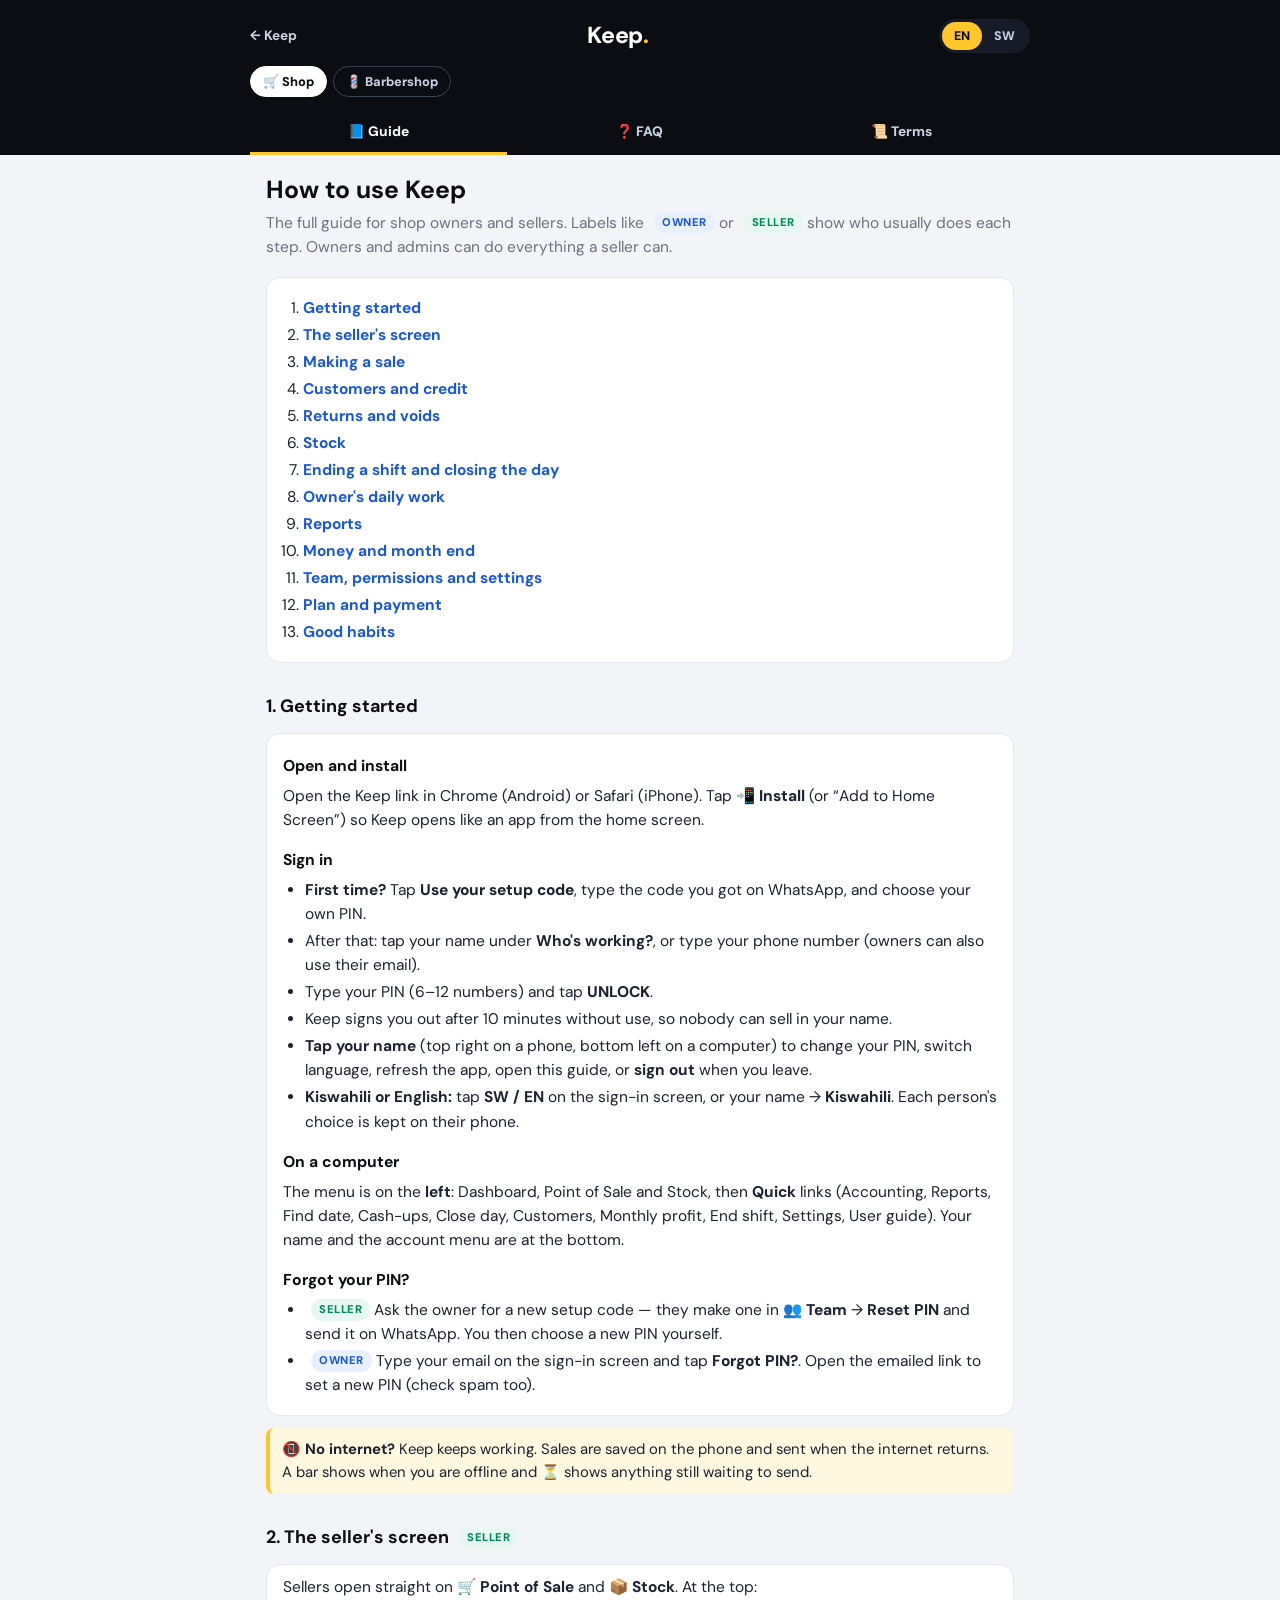
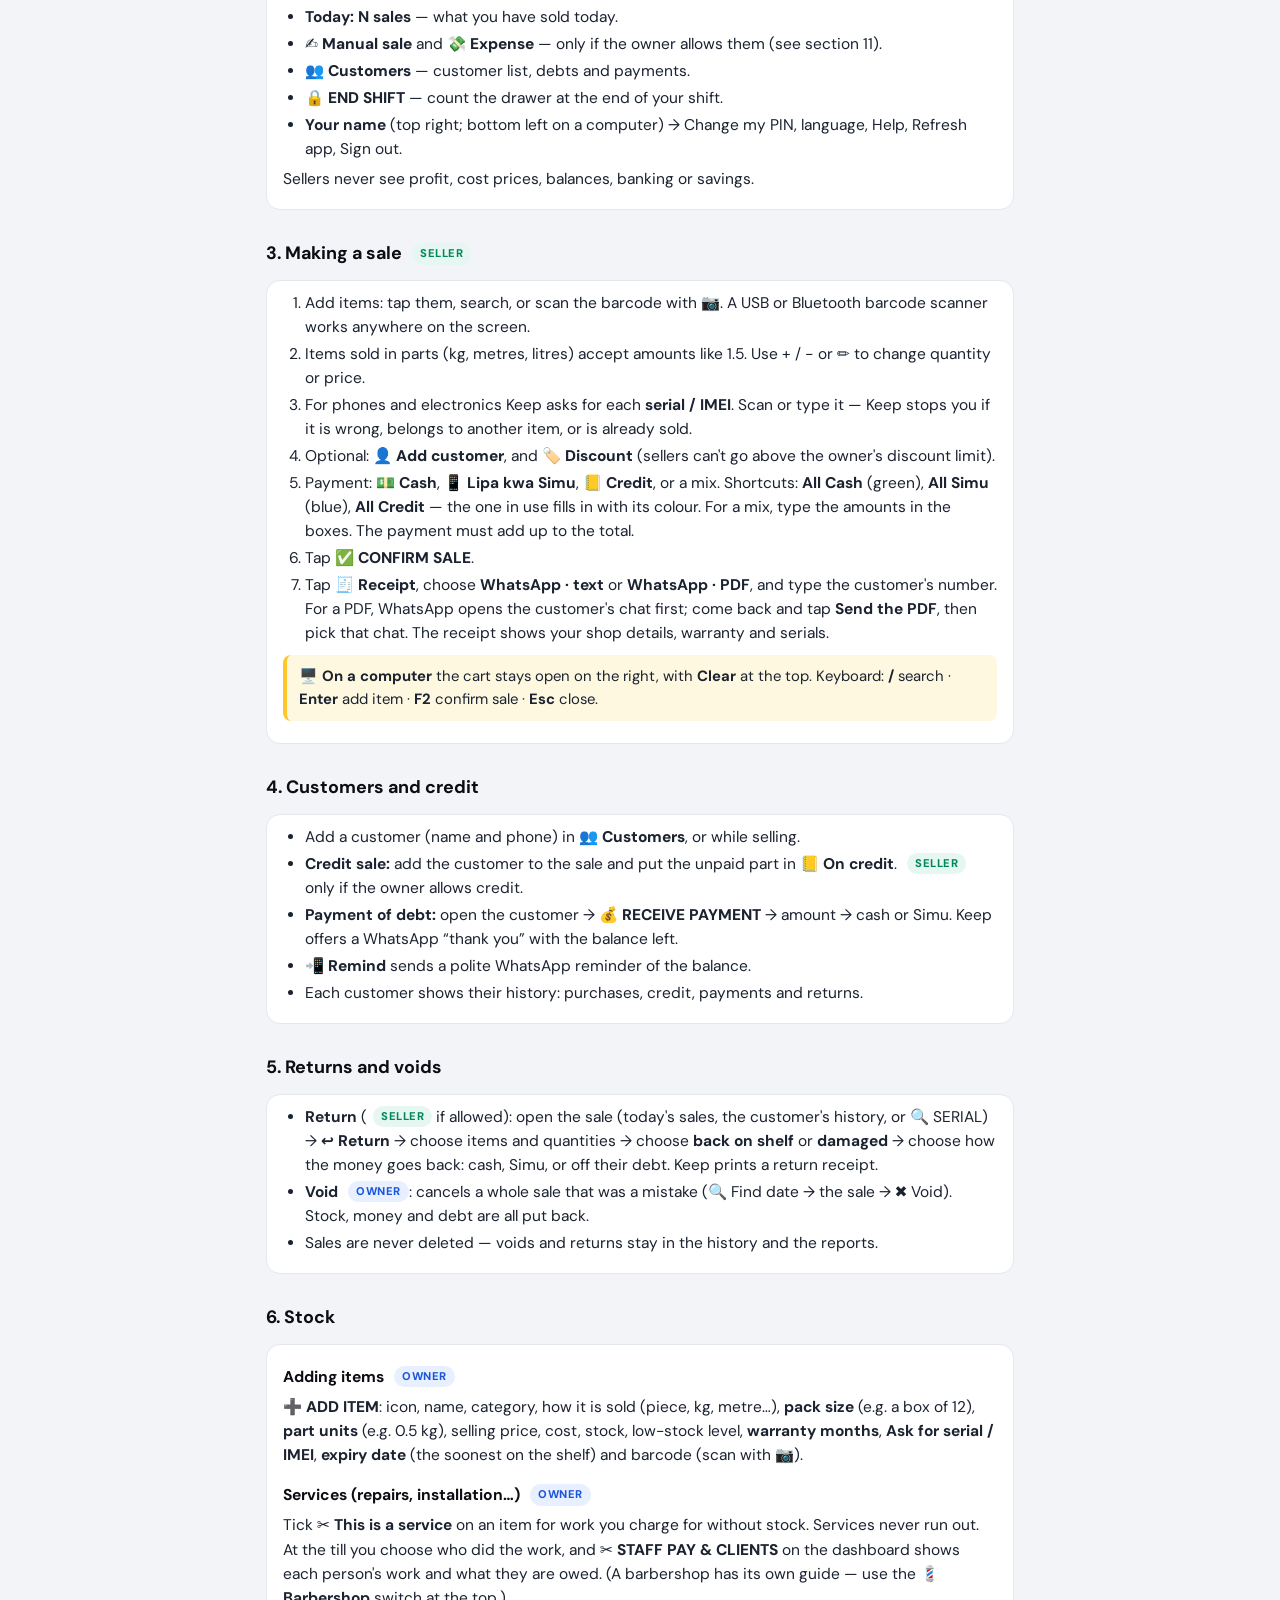
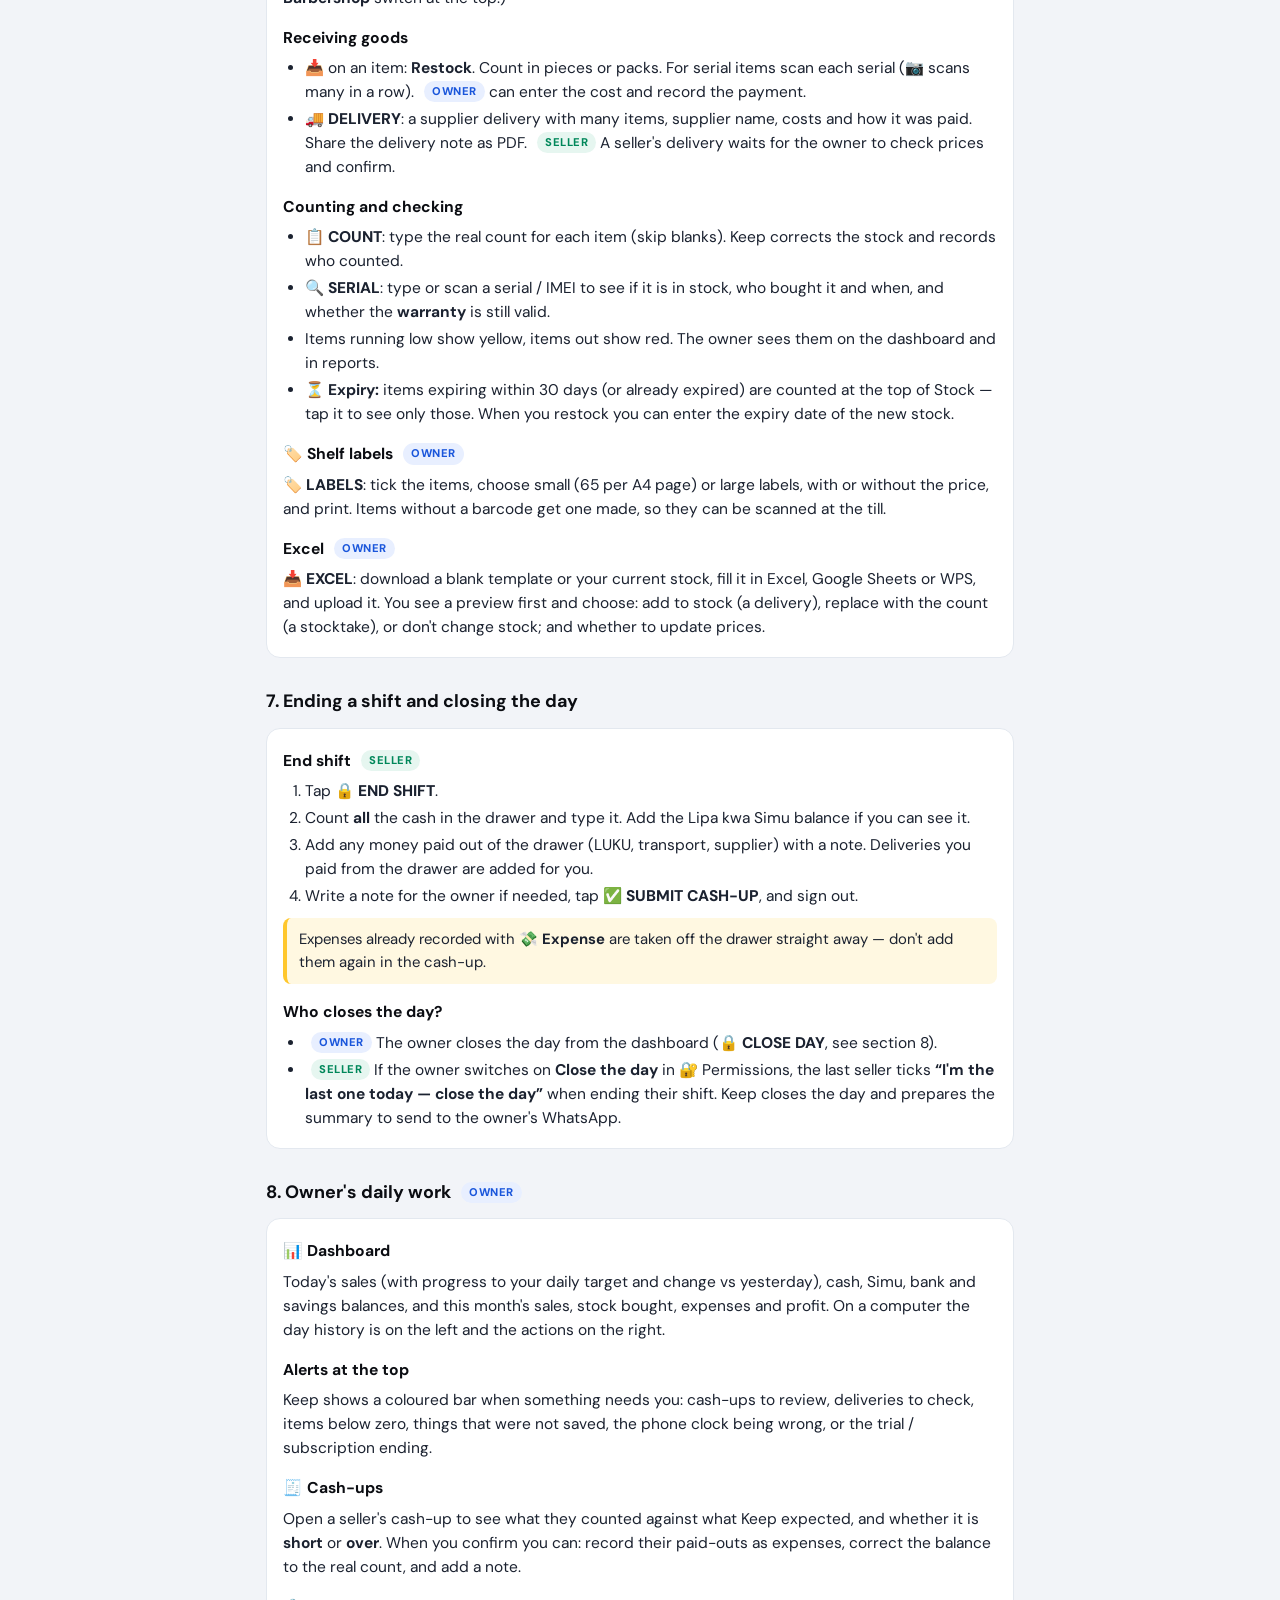
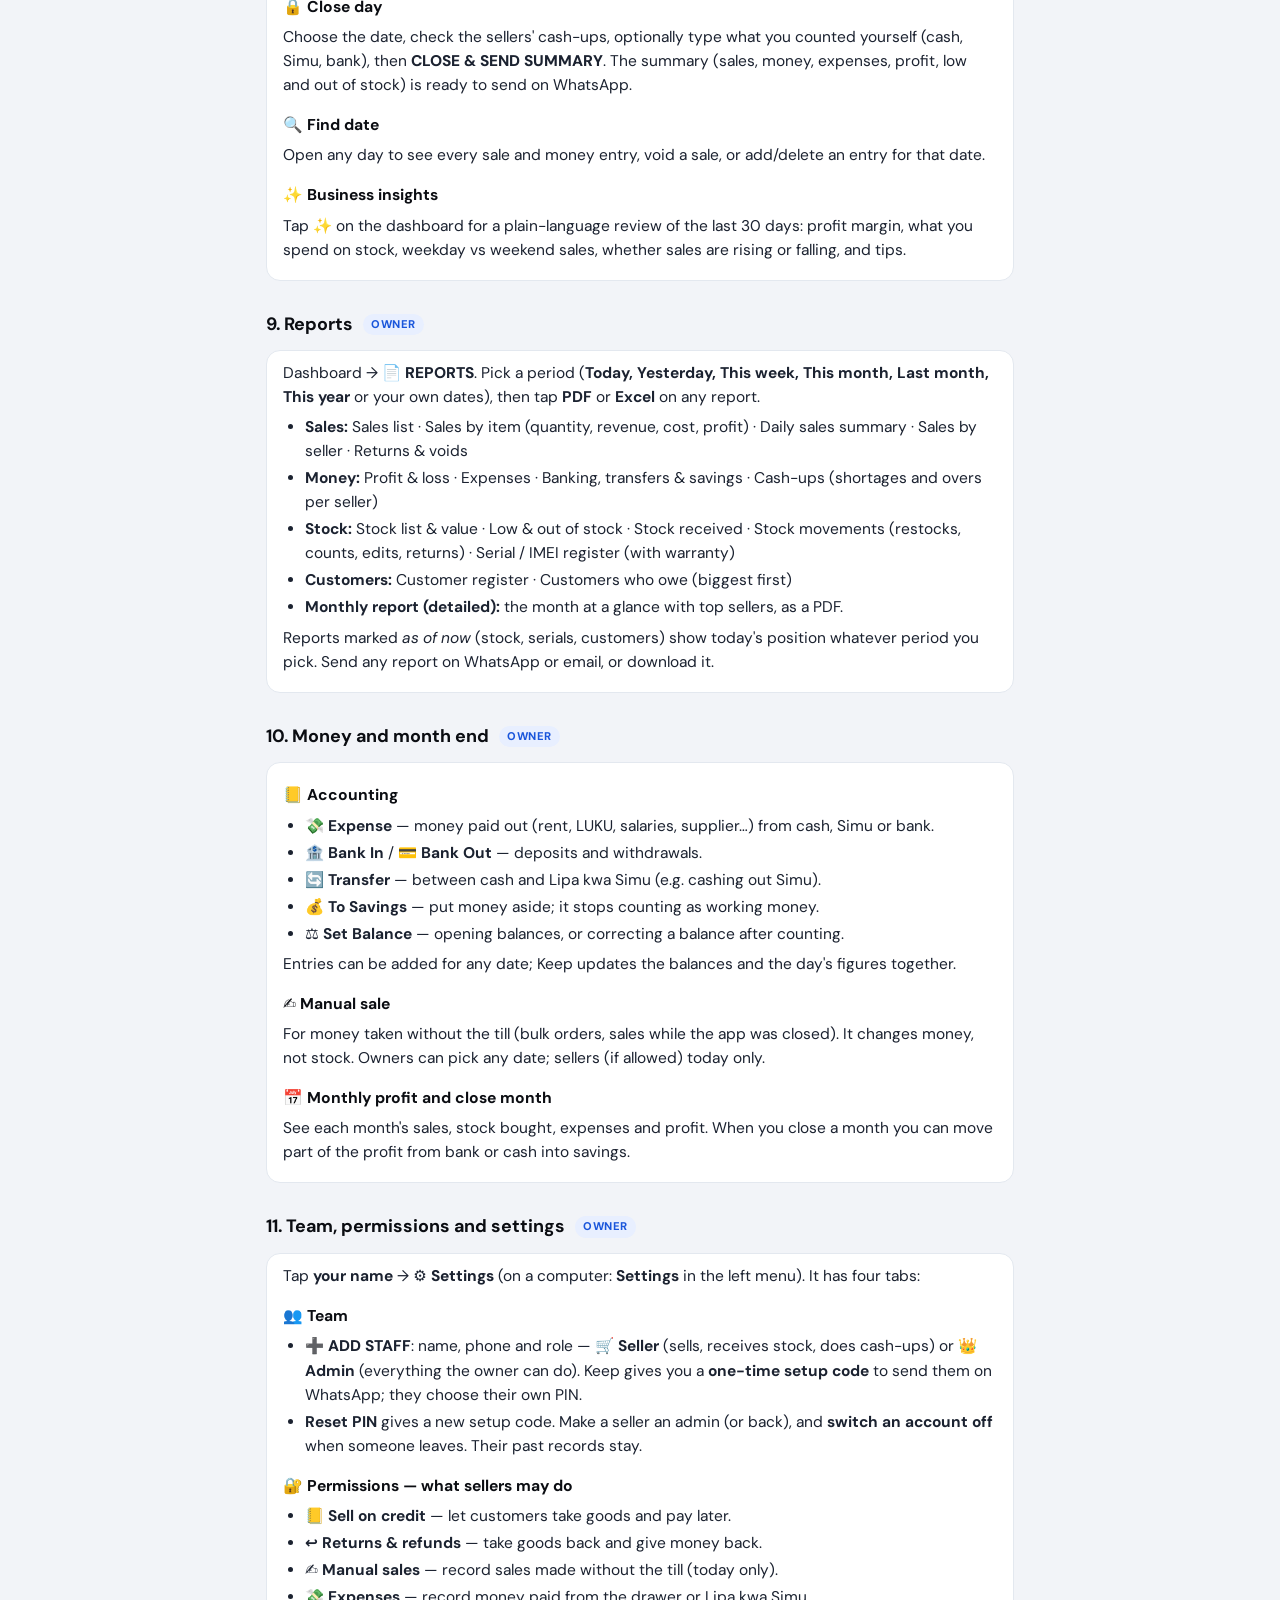
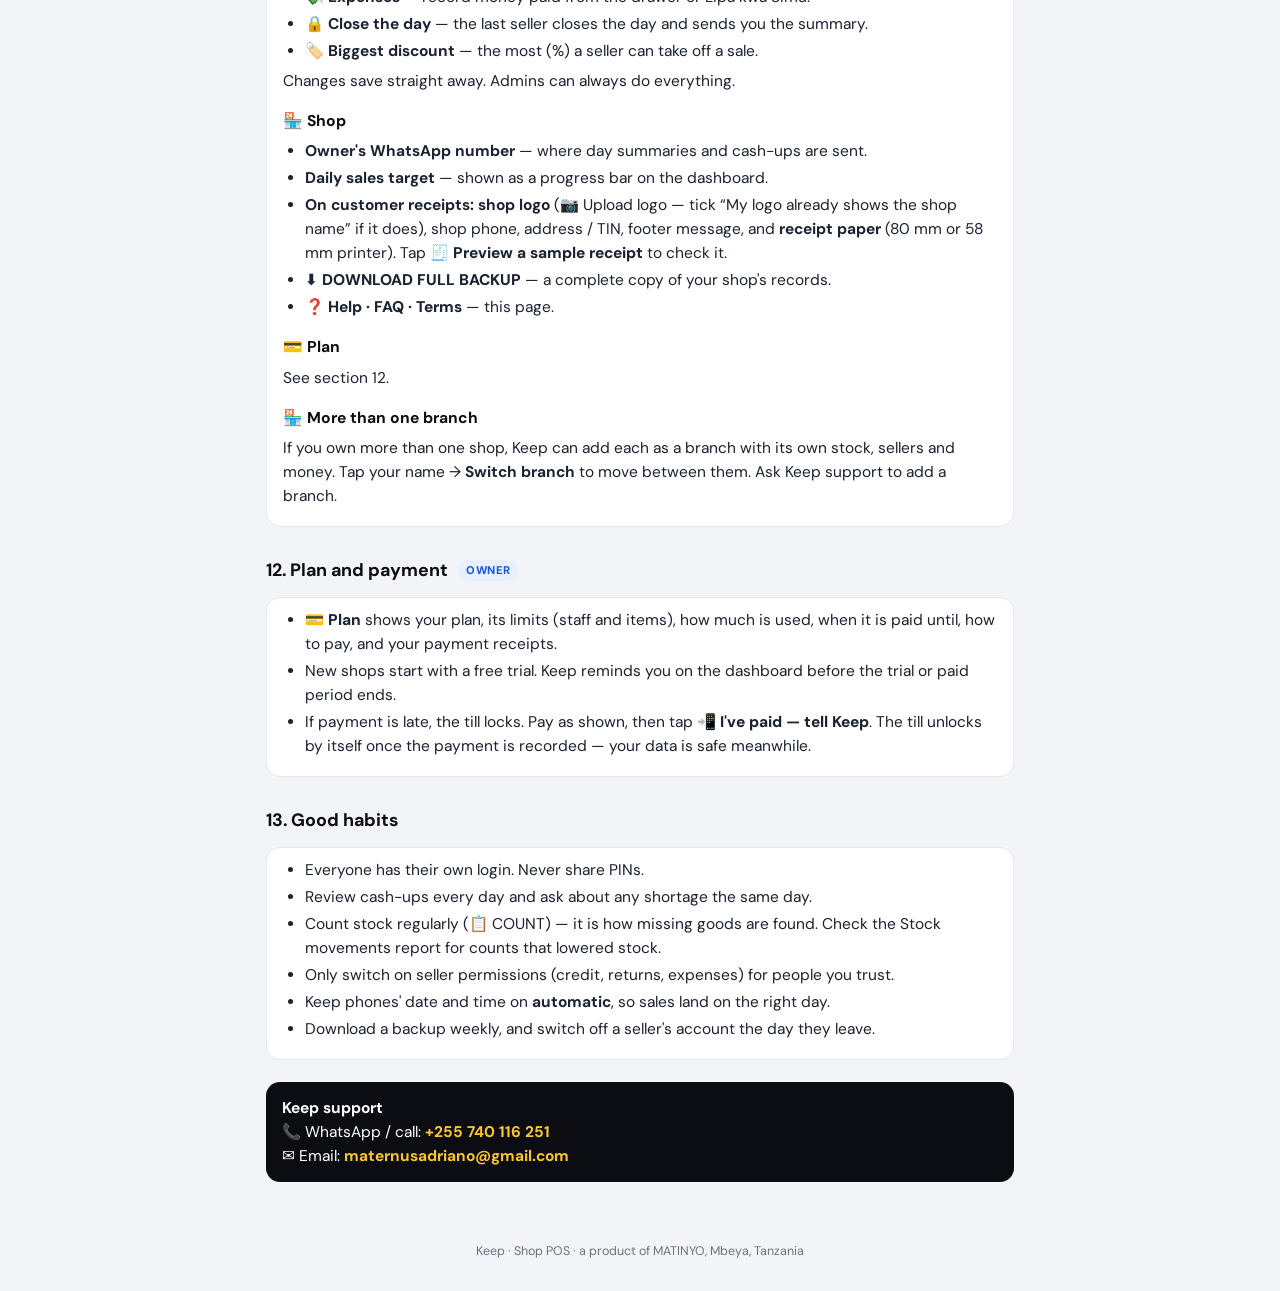
<file: app/help.html>
<!doctype html>
<html lang="en">
<head>
<meta charset="utf-8">
<meta name="viewport" content="width=device-width, initial-scale=1">
<title>Keep — Help, FAQ & Terms</title>
<meta name="theme-color" content="#0b0d12">
<link rel="icon" href="icon-192.png">
<link href="https://fonts.googleapis.com/css2?family=DM+Sans:wght@400;500;700;800&display=swap" rel="stylesheet">
<style>
    :root {
        --ink: #0b0d12; --ink2: #161b27; --blue: #1a56db; --yellow: #ffc72c;
        --light: #f2f4f8; --line: #e3e8ef; --gray: #6b7280; --text: #1b2230; --card: #fff;
    }
    * { box-sizing: border-box; margin: 0; padding: 0; }
    html { -webkit-text-size-adjust: 100%; }
    body { font-family: 'DM Sans', system-ui, sans-serif; background: var(--light); color: var(--text); line-height: 1.55; font-size: 15.5px; }
    header { background: var(--ink); color: #fff; padding: 18px 16px 0; position: sticky; top: 0; z-index: 5; }
    .top { max-width: 780px; margin: 0 auto; display: flex; align-items: center; justify-content: space-between; gap: 12px; }
    .brand { font-family: 'DM Sans', sans-serif; font-weight: 800; font-size: 1.45rem; letter-spacing: -.3px; }
    .brand span { color: var(--yellow); }
    .back { color: #c9d2e3; text-decoration: none; font-size: .85rem; font-weight: 700; }
    .lang { display: flex; background: var(--ink2); border-radius: 999px; padding: 3px; }
    .lang button { border: 0; background: transparent; color: #c9d2e3; font: 800 .78rem 'DM Sans'; padding: 6px 12px; border-radius: 999px; cursor: pointer; }
    .lang button.on { background: var(--yellow); color: var(--ink); }
    .mod { max-width: 780px; margin: 12px auto 0; display: flex; gap: 6px; }
    .mod button { border: 1.5px solid #3a4256; background: transparent; color: #c9d2e3; font: 800 .8rem 'DM Sans'; padding: 6px 12px; border-radius: 999px; cursor: pointer; }
    .mod button.on { background: #fff; color: var(--ink); border-color: #fff; }
    @media print { .mod { display: none !important; } }
    nav { max-width: 780px; margin: 14px auto 0; display: flex; gap: 4px; overflow-x: auto; }
    nav button { flex: 1; min-width: 0; border: 0; background: transparent; color: #c9d2e3; font: 800 .86rem 'DM Sans'; padding: 11px 6px 12px; cursor: pointer; border-bottom: 3px solid transparent; white-space: nowrap; }
    nav button.on { color: #fff; border-bottom-color: var(--yellow); }
    main { max-width: 780px; margin: 0 auto; padding: 20px 16px 60px; }
    h1 { font-family: 'DM Sans', sans-serif; font-size: 1.55rem; line-height: 1.2; margin-bottom: 6px; color: var(--ink); }
    .lead { color: var(--gray); margin-bottom: 18px; }
    h2 { font-family: 'DM Sans', sans-serif; font-size: 1.12rem; color: var(--ink); margin: 26px 0 8px; padding-top: 4px; }
    h3 { font-size: .98rem; margin: 16px 0 4px; color: var(--ink); }
    p { margin: 6px 0; }
    ul, ol { margin: 6px 0 6px 22px; }
    li { margin: 3px 0; }
    .card { background: var(--card); border: 1px solid var(--line); border-radius: 14px; padding: 4px 16px 12px; margin: 12px 0; }
    .tip { background: #fff8e1; border-left: 4px solid var(--yellow); border-radius: 8px; padding: 10px 12px; margin: 10px 0; font-size: .93rem; }
    .who { display: inline-block; font-size: .7rem; font-weight: 800; letter-spacing: .5px; text-transform: uppercase; padding: 2px 8px; border-radius: 999px; margin-left: 6px; vertical-align: 2px; }
    .who.o { background: #e8efff; color: var(--blue); }
    .who.s { background: #e6f6f0; color: #00875a; }
    .toc { background: var(--card); border: 1px solid var(--line); border-radius: 14px; padding: 12px 16px; margin: 6px 0 4px; }
    .toc a { color: var(--blue); text-decoration: none; font-weight: 700; }
    .toc ol { margin-left: 20px; }
    details { background: var(--card); border: 1px solid var(--line); border-radius: 12px; margin: 8px 0; padding: 0 14px; }
    summary { font-weight: 800; cursor: pointer; padding: 13px 0; list-style: none; color: var(--ink); }
    summary::-webkit-details-marker { display: none; }
    summary::before { content: '+'; display: inline-block; width: 18px; color: var(--blue); font-weight: 800; }
    details[open] summary::before { content: '–'; }
    details > div { padding: 0 0 12px 18px; }
    .contact { background: var(--ink); color: #fff; border-radius: 14px; padding: 14px 16px; margin: 22px 0 0; }
    .contact a { color: var(--yellow); font-weight: 700; text-decoration: none; }
    .meta { color: var(--gray); font-size: .85rem; }
    .doc { display: none; } .doc.on { display: block; }
    .k { font-weight: 800; white-space: nowrap; }
    footer { text-align: center; color: var(--gray); font-size: .78rem; padding: 0 16px 30px; }
    /* print / PDF */
    @media print {
        @page { size: A4; margin: 16mm 15mm 16mm; }
        body { background: #fff; font-size: 10.6pt; }
        header, nav, .back, .lang, footer.screen { display: none !important; }
        main { padding: 0; max-width: none; }
        .pdfhead { display: flex !important; }
        details { border: 0; padding: 0; margin: 0 0 8px; break-inside: avoid; }
        details > div { padding: 0 0 4px 0; }
        summary { padding: 4px 0 2px; }
        summary::before, details[open] summary::before { content: none; }
        summary { color: var(--blue); }
        body { font-size: 10pt; line-height: 1.45; }
        h2 { margin: 16px 0 6px; }
        .card { padding: 2px 12px 8px; margin: 8px 0; }
        .contact { padding: 9px 12px; margin-top: 14px; }
        .card, .tip, .toc { break-inside: avoid; }
        h2 { break-after: avoid; }
        .contact { break-inside: avoid; }
        a { color: inherit; }
    }
    .pdfhead { display: none; align-items: center; justify-content: space-between; border-bottom: 3px solid var(--yellow); padding-bottom: 8px; margin-bottom: 14px; }
    .pdfhead .brand { color: var(--ink); font-size: 18pt; }
    .pdfhead .brand span { color: var(--blue); }
    .pdfhead small { color: var(--gray); font-size: 9pt; }
</style>
<link rel="apple-touch-icon" sizes="180x180" href="/apple-touch-icon.png">
<meta name="apple-mobile-web-app-title" content="Keep">
</head>
<body>
<header>
    <div class="top">
        <a class="back" href="./" id="backLink">← Keep</a>
        <div class="brand">Keep<span>.</span></div>
        <div class="lang" role="group" aria-label="Language">
            <button data-l="en" class="on">EN</button><button data-l="sw">SW</button>
        </div>
    </div>
    <div class="mod" id="modSwitch"><button data-m="shop">🛒 Shop</button><button data-m="barbershop">💈 Barbershop</button></div>
    <nav id="tabs">
        <button data-d="guide" class="on"></button>
        <button data-d="faq"></button>
        <button data-d="terms"></button>
    </nav>
</header>
<main id="main"></main>
<footer class="screen" id="foot"></footer>

<script src="help-barber.js"></script>
<script>
const CONTACT = { phone: '+255 740 116 251', wa: '255740116251', email: 'maternusadriano@gmail.com' };
const TILL = './';
const contactBox = {
    en: `<div class="contact"><b>Keep support</b><br>📞 WhatsApp / call: <a href="https://wa.me/${CONTACT.wa}">${CONTACT.phone}</a><br>✉️ Email: <a href="mailto:${CONTACT.email}">${CONTACT.email}</a></div>`,
    sw: `<div class="contact"><b>Huduma kwa wateja wa Keep</b><br>📞 WhatsApp / simu: <a href="https://wa.me/${CONTACT.wa}">${CONTACT.phone}</a><br>✉️ Barua pepe: <a href="mailto:${CONTACT.email}">${CONTACT.email}</a></div>`
};
const O = { en: '<span class="who o">Owner</span>', sw: '<span class="who o">Mmiliki</span>' };
const S_ = { en: '<span class="who s">Seller</span>', sw: '<span class="who s">Muuzaji</span>' };

const LABELS = {
    en: { guide: '📘 Guide', faq: '❓ FAQ', terms: '📜 Terms', back: '← Keep', foot: 'Keep · Shop POS · a product of MATINYO, Mbeya, Tanzania' },
    sw: { guide: '📘 Mwongozo', faq: '❓ Maswali', terms: '📜 Masharti', back: '← Keep', foot: 'Keep · Mfumo wa mauzo · bidhaa ya MATINYO, Mbeya, Tanzania' }
};

const DOCS = {
/* ═════════════════════════ USER GUIDE ═════════════════════════ */
guide: {
en: () => `
<h1>How to use Keep</h1>
<p class="lead">The full guide for shop owners and sellers. Labels like ${O.en} or ${S_.en} show who usually does each step. Owners and admins can do everything a seller can.</p>
<div class="toc"><ol>
<li><a href="#g1">Getting started</a></li><li><a href="#g2">The seller's screen</a></li><li><a href="#g3">Making a sale</a></li>
<li><a href="#g4">Customers and credit</a></li><li><a href="#g5">Returns and voids</a></li><li><a href="#g6">Stock</a></li>
<li><a href="#g7">Ending a shift and closing the day</a></li><li><a href="#g8">Owner's daily work</a></li><li><a href="#g9">Reports</a></li>
<li><a href="#g10">Money and month end</a></li><li><a href="#g11">Team, permissions and settings</a></li><li><a href="#g12">Plan and payment</a></li>
<li><a href="#g13">Good habits</a></li></ol></div>

<h2 id="g1">1. Getting started</h2>
<div class="card">
<h3>Open and install</h3>
<p>Open the Keep link in Chrome (Android) or Safari (iPhone). Tap <span class="k">📲 Install</span> (or “Add to Home Screen”) so Keep opens like an app from the home screen.</p>
<h3>Sign in</h3>
<ul><li><b>First time?</b> Tap <span class="k">Use your setup code</span>, type the code you got on WhatsApp, and choose your own PIN.</li>
<li>After that: tap your name under <b>Who's working?</b>, or type your phone number (owners can also use their email).</li>
<li>Type your PIN (6–12 numbers) and tap <span class="k">UNLOCK</span>.</li>
<li>Keep signs you out after 10 minutes without use, so nobody can sell in your name.</li>
<li><b>Tap your name</b> (top right on a phone, bottom left on a computer) to change your PIN, switch language, refresh the app, open this guide, or <b>sign out</b> when you leave.</li>
<li><b>Kiswahili or English:</b> tap <b>SW / EN</b> on the sign-in screen, or your name → <b>Kiswahili</b>. Each person's choice is kept on their phone.</li></ul>
<h3>On a computer</h3>
<p>The menu is on the <b>left</b>: Dashboard, Point of Sale and Stock, then <b>Quick</b> links (Accounting, Reports, Find date, Cash-ups, Close day, Customers, Monthly profit, End shift, Settings, User guide). Your name and the account menu are at the bottom.</p>
<h3>Forgot your PIN?</h3>
<ul><li>${S_.en} Ask the owner for a new setup code — they make one in <span class="k">👥 Team</span> → <b>Reset PIN</b> and send it on WhatsApp. You then choose a new PIN yourself.</li>
<li>${O.en} Type your email on the sign-in screen and tap <span class="k">Forgot PIN?</span>. Open the emailed link to set a new PIN (check spam too).</li></ul>
</div>
<div class="tip">📵 <b>No internet?</b> Keep keeps working. Sales are saved on the phone and sent when the internet returns. A bar shows when you are offline and ⏳ shows anything still waiting to send.</div>

<h2 id="g2">2. The seller's screen ${S_.en}</h2>
<div class="card">
<p>Sellers open straight on <b>🛒 Point of Sale</b> and <b>📦 Stock</b>. At the top:</p>
<ul><li><b>Today: N sales</b> — what you have sold today.</li>
<li><span class="k">✍️ Manual sale</span> and <span class="k">💸 Expense</span> — only if the owner allows them (see section 11).</li>
<li><span class="k">👥 Customers</span> — customer list, debts and payments.</li>
<li><span class="k">🔒 END SHIFT</span> — count the drawer at the end of your shift.</li>
<li><b>Your name</b> (top right; bottom left on a computer) → Change my PIN, language, Help, Refresh app, Sign out.</li></ul>
<p>Sellers never see profit, cost prices, balances, banking or savings.</p></div>

<h2 id="g3">3. Making a sale ${S_.en}</h2>
<div class="card"><ol>
<li>Add items: tap them, search, or scan the barcode with <span class="k">📷</span>. A USB or Bluetooth barcode scanner works anywhere on the screen.</li>
<li>Items sold in parts (kg, metres, litres) accept amounts like 1.5. Use + / − or ✏️ to change quantity or price.</li>
<li>For phones and electronics Keep asks for each <b>serial / IMEI</b>. Scan or type it — Keep stops you if it is wrong, belongs to another item, or is already sold.</li>
<li>Optional: <span class="k">👤 Add customer</span>, and <span class="k">🏷️ Discount</span> (sellers can't go above the owner's discount limit).</li>
<li>Payment: <b>💵 Cash</b>, <b>📱 Lipa kwa Simu</b>, <b>📒 Credit</b>, or a mix. Shortcuts: <b>All Cash</b> (green), <b>All Simu</b> (blue), <b>All Credit</b> — the one in use fills in with its colour. For a mix, type the amounts in the boxes. The payment must add up to the total.</li>
<li>Tap <span class="k">✅ CONFIRM SALE</span>.</li>
<li>Tap <span class="k">🧾 Receipt</span>, choose <b>WhatsApp · text</b> or <b>WhatsApp · PDF</b>, and type the customer's number. For a PDF, WhatsApp opens the customer's chat first; come back and tap <b>Send the PDF</b>, then pick that chat. The receipt shows your shop details, warranty and serials.</li></ol>
<div class="tip">🖥️ <b>On a computer</b> the cart stays open on the right, with <b>Clear</b> at the top. Keyboard: <b>/</b> search · <b>Enter</b> add item · <b>F2</b> confirm sale · <b>Esc</b> close.</div></div>

<h2 id="g4">4. Customers and credit</h2>
<div class="card"><ul>
<li>Add a customer (name and phone) in <span class="k">👥 Customers</span>, or while selling.</li>
<li><b>Credit sale:</b> add the customer to the sale and put the unpaid part in <b>📒 On credit</b>. ${S_.en} only if the owner allows credit.</li>
<li><b>Payment of debt:</b> open the customer → <span class="k">💰 RECEIVE PAYMENT</span> → amount → cash or Simu. Keep offers a WhatsApp “thank you” with the balance left.</li>
<li><span class="k">📲 Remind</span> sends a polite WhatsApp reminder of the balance.</li>
<li>Each customer shows their history: purchases, credit, payments and returns.</li></ul></div>

<h2 id="g5">5. Returns and voids</h2>
<div class="card"><ul>
<li><b>Return</b> (${S_.en} if allowed): open the sale (today's sales, the customer's history, or 🔍 SERIAL) → <span class="k">↩️ Return</span> → choose items and quantities → choose <b>back on shelf</b> or <b>damaged</b> → choose how the money goes back: cash, Simu, or off their debt. Keep prints a return receipt.</li>
<li><b>Void</b> ${O.en}: cancels a whole sale that was a mistake (🔍 Find date → the sale → ✖ Void). Stock, money and debt are all put back.</li>
<li>Sales are never deleted — voids and returns stay in the history and the reports.</li></ul></div>

<h2 id="g6">6. Stock</h2>
<div class="card">
<h3>Adding items ${O.en}</h3>
<p><span class="k">➕ ADD ITEM</span>: icon, name, category, how it is sold (piece, kg, metre…), <b>pack size</b> (e.g. a box of 12), <b>part units</b> (e.g. 0.5 kg), selling price, cost, stock, low-stock level, <b>warranty months</b>, <b>Ask for serial / IMEI</b>, <b>expiry date</b> (the soonest on the shelf) and barcode (scan with 📷).</p>
<h3>Services (repairs, installation…) ${O.en}</h3>
<p>Tick <b>✂️ This is a service</b> on an item for work you charge for without stock. Services never run out. At the till you choose who did the work, and <span class="k">✂️ STAFF PAY &amp; CLIENTS</span> on the dashboard shows each person's work and what they are owed. (A barbershop has its own guide — use the <b>💈 Barbershop</b> switch at the top.)</p>
<h3>Receiving goods</h3>
<ul><li><span class="k">📥</span> on an item: <b>Restock</b>. Count in pieces or packs. For serial items scan each serial (📷 scans many in a row). ${O.en} can enter the cost and record the payment.</li>
<li><span class="k">🚚 DELIVERY</span>: a supplier delivery with many items, supplier name, costs and how it was paid. Share the delivery note as PDF. ${S_.en} A seller's delivery waits for the owner to check prices and confirm.</li></ul>
<h3>Counting and checking</h3>
<ul><li><span class="k">📋 COUNT</span>: type the real count for each item (skip blanks). Keep corrects the stock and records who counted.</li>
<li><span class="k">🔍 SERIAL</span>: type or scan a serial / IMEI to see if it is in stock, who bought it and when, and whether the <b>warranty</b> is still valid.</li>
<li>Items running low show yellow, items out show red. The owner sees them on the dashboard and in reports.</li>
<li><b>⏳ Expiry:</b> items expiring within 30 days (or already expired) are counted at the top of Stock — tap it to see only those. When you restock you can enter the expiry date of the new stock.</li></ul>
<h3>🏷️ Shelf labels ${O.en}</h3>
<p><span class="k">🏷️ LABELS</span>: tick the items, choose small (65 per A4 page) or large labels, with or without the price, and print. Items without a barcode get one made, so they can be scanned at the till.</p>
<h3>Excel ${O.en}</h3>
<p><span class="k">📥 EXCEL</span>: download a blank template or your current stock, fill it in Excel, Google Sheets or WPS, and upload it. You see a preview first and choose: add to stock (a delivery), replace with the count (a stocktake), or don't change stock; and whether to update prices.</p></div>

<h2 id="g7">7. Ending a shift and closing the day</h2>
<div class="card">
<h3>End shift ${S_.en}</h3>
<ol><li>Tap <span class="k">🔒 END SHIFT</span>.</li>
<li>Count <b>all</b> the cash in the drawer and type it. Add the Lipa kwa Simu balance if you can see it.</li>
<li>Add any money paid out of the drawer (LUKU, transport, supplier) with a note. Deliveries you paid from the drawer are added for you.</li>
<li>Write a note for the owner if needed, tap <span class="k">✅ SUBMIT CASH-UP</span>, and sign out.</li></ol>
<div class="tip">Expenses already recorded with <b>💸 Expense</b> are taken off the drawer straight away — don't add them again in the cash-up.</div>
<h3>Who closes the day?</h3>
<ul><li>${O.en} The owner closes the day from the dashboard (<span class="k">🔒 CLOSE DAY</span>, see section 8).</li>
<li>${S_.en} If the owner switches on <b>Close the day</b> in 🔐 Permissions, the last seller ticks <b>“I'm the last one today — close the day”</b> when ending their shift. Keep closes the day and prepares the summary to send to the owner's WhatsApp.</li></ul></div>

<h2 id="g8">8. Owner's daily work ${O.en}</h2>
<div class="card">
<h3>📊 Dashboard</h3>
<p>Today's sales (with progress to your daily target and change vs yesterday), cash, Simu, bank and savings balances, and this month's sales, stock bought, expenses and profit. On a computer the day history is on the left and the actions on the right.</p>
<h3>Alerts at the top</h3>
<p>Keep shows a coloured bar when something needs you: cash-ups to review, deliveries to check, items below zero, things that were not saved, the phone clock being wrong, or the trial / subscription ending.</p>
<h3>🧾 Cash-ups</h3>
<p>Open a seller's cash-up to see what they counted against what Keep expected, and whether it is <b>short</b> or <b>over</b>. When you confirm you can: record their paid-outs as expenses, correct the balance to the real count, and add a note.</p>
<h3>🔒 Close day</h3>
<p>Choose the date, check the sellers' cash-ups, optionally type what you counted yourself (cash, Simu, bank), then <span class="k">CLOSE &amp; SEND SUMMARY</span>. The summary (sales, money, expenses, profit, low and out of stock) is ready to send on WhatsApp.</p>
<h3>🔍 Find date</h3>
<p>Open any day to see every sale and money entry, void a sale, or add/delete an entry for that date.</p>
<h3>✨ Business insights</h3>
<p>Tap ✨ on the dashboard for a plain-language review of the last 30 days: profit margin, what you spend on stock, weekday vs weekend sales, whether sales are rising or falling, and tips.</p></div>

<h2 id="g9">9. Reports ${O.en}</h2>
<div class="card">
<p>Dashboard → <span class="k">📄 REPORTS</span>. Pick a period (<b>Today, Yesterday, This week, This month, Last month, This year</b> or your own dates), then tap <b>PDF</b> or <b>Excel</b> on any report.</p>
<ul>
<li><b>Sales:</b> Sales list · Sales by item (quantity, revenue, cost, profit) · Daily sales summary · Sales by seller · Returns &amp; voids</li>
<li><b>Money:</b> Profit &amp; loss · Expenses · Banking, transfers &amp; savings · Cash-ups (shortages and overs per seller)</li>
<li><b>Stock:</b> Stock list &amp; value · Low &amp; out of stock · Stock received · Stock movements (restocks, counts, edits, returns) · Serial / IMEI register (with warranty)</li>
<li><b>Customers:</b> Customer register · Customers who owe (biggest first)</li>
<li><b>Monthly report (detailed):</b> the month at a glance with top sellers, as a PDF.</li></ul>
<p>Reports marked <i>as of now</i> (stock, serials, customers) show today's position whatever period you pick. Send any report on WhatsApp or email, or download it.</p></div>

<h2 id="g10">10. Money and month end ${O.en}</h2>
<div class="card">
<h3>📒 Accounting</h3>
<ul><li><b>💸 Expense</b> — money paid out (rent, LUKU, salaries, supplier…) from cash, Simu or bank.</li>
<li><b>🏦 Bank In</b> / <b>💳 Bank Out</b> — deposits and withdrawals.</li>
<li><b>🔄 Transfer</b> — between cash and Lipa kwa Simu (e.g. cashing out Simu).</li>
<li><b>💰 To Savings</b> — put money aside; it stops counting as working money.</li>
<li><b>⚖️ Set Balance</b> — opening balances, or correcting a balance after counting.</li></ul>
<p>Entries can be added for any date; Keep updates the balances and the day's figures together.</p>
<h3>✍️ Manual sale</h3><p>For money taken without the till (bulk orders, sales while the app was closed). It changes money, not stock. Owners can pick any date; sellers (if allowed) today only.</p>
<h3>📅 Monthly profit and close month</h3><p>See each month's sales, stock bought, expenses and profit. When you close a month you can move part of the profit from bank or cash into savings.</p></div>

<h2 id="g11">11. Team, permissions and settings ${O.en}</h2>
<div class="card">
<p>Tap <b>your name</b> → <span class="k">⚙️ Settings</span> (on a computer: <b>Settings</b> in the left menu). It has four tabs:</p>
<h3>👥 Team</h3>
<ul><li><span class="k">➕ ADD STAFF</span>: name, phone and role — <b>🛒 Seller</b> (sells, receives stock, does cash-ups) or <b>👑 Admin</b> (everything the owner can do). Keep gives you a <b>one-time setup code</b> to send them on WhatsApp; they choose their own PIN.</li>
<li><b>Reset PIN</b> gives a new setup code. Make a seller an admin (or back), and <b>switch an account off</b> when someone leaves. Their past records stay.</li></ul>
<h3>🔐 Permissions — what sellers may do</h3>
<ul><li><b>📒 Sell on credit</b> — let customers take goods and pay later.</li>
<li><b>↩️ Returns &amp; refunds</b> — take goods back and give money back.</li>
<li><b>✍️ Manual sales</b> — record sales made without the till (today only).</li>
<li><b>💸 Expenses</b> — record money paid from the drawer or Lipa kwa Simu.</li>
<li><b>🔒 Close the day</b> — the last seller closes the day and sends you the summary.</li>
<li><b>🏷️ Biggest discount</b> — the most (%) a seller can take off a sale.</li></ul>
<p>Changes save straight away. Admins can always do everything.</p>
<h3>🏪 Shop</h3>
<ul><li><b>Owner's WhatsApp number</b> — where day summaries and cash-ups are sent.</li>
<li><b>Daily sales target</b> — shown as a progress bar on the dashboard.</li>
<li><b>On customer receipts:</b> <b>shop logo</b> (📷 Upload logo — tick “My logo already shows the shop name” if it does), shop phone, address / TIN, footer message, and <b>receipt paper</b> (80 mm or 58 mm printer). Tap <span class="k">🧾 Preview a sample receipt</span> to check it.</li>
<li><span class="k">⬇️ DOWNLOAD FULL BACKUP</span> — a complete copy of your shop's records.</li>
<li><span class="k">❓ Help · FAQ · Terms</span> — this page.</li></ul>
<h3>💳 Plan</h3><p>See section 12.</p>
<h3>🏪 More than one branch</h3>
<p>If you own more than one shop, Keep can add each as a branch with its own stock, sellers and money. Tap your name → <b>Switch branch</b> to move between them. Ask Keep support to add a branch.</p></div>

<h2 id="g12">12. Plan and payment ${O.en}</h2>
<div class="card"><ul>
<li><span class="k">💳 Plan</span> shows your plan, its limits (staff and items), how much is used, when it is paid until, how to pay, and your payment receipts.</li>
<li>New shops start with a free trial. Keep reminds you on the dashboard before the trial or paid period ends.</li>
<li>If payment is late, the till locks. Pay as shown, then tap <span class="k">📲 I've paid — tell Keep</span>. The till unlocks by itself once the payment is recorded — your data is safe meanwhile.</li></ul></div>

<h2 id="g13">13. Good habits</h2>
<div class="card"><ul>
<li>Everyone has their own login. Never share PINs.</li>
<li>Review cash-ups every day and ask about any shortage the same day.</li>
<li>Count stock regularly (📋 COUNT) — it is how missing goods are found. Check the Stock movements report for counts that lowered stock.</li>
<li>Only switch on seller permissions (credit, returns, expenses) for people you trust.</li>
<li>Keep phones' date and time on <b>automatic</b>, so sales land on the right day.</li>
<li>Download a backup weekly, and switch off a seller's account the day they leave.</li></ul></div>
${contactBox.en}`,

sw: () => `
<h1>Jinsi ya kutumia Keep</h1>
<p class="lead">Mwongozo kamili kwa wamiliki wa maduka na wauzaji. Alama kama ${O.sw} au ${S_.sw} zinaonyesha nani kwa kawaida hufanya hatua hiyo. Mmiliki na wasimamizi wanaweza kufanya kila kitu anachofanya muuzaji.</p>
<div class="toc"><ol>
<li><a href="#g1">Kuanza</a></li><li><a href="#g2">Skrini ya muuzaji</a></li><li><a href="#g3">Kuuza</a></li>
<li><a href="#g4">Wateja na mikopo</a></li><li><a href="#g5">Marejesho na kufuta mauzo</a></li><li><a href="#g6">Stoku</a></li>
<li><a href="#g7">Kumaliza zamu na kufunga siku</a></li><li><a href="#g8">Kazi za kila siku za mmiliki</a></li><li><a href="#g9">Ripoti</a></li>
<li><a href="#g10">Pesa na mwisho wa mwezi</a></li><li><a href="#g11">Timu, ruhusa na mipangilio</a></li><li><a href="#g12">Kifurushi na malipo</a></li>
<li><a href="#g13">Tabia nzuri</a></li></ol></div>

<h2 id="g1">1. Kuanza</h2>
<div class="card">
<h3>Fungua na usakinishe</h3>
<p>Fungua kiungo cha Keep kwenye Chrome (Android) au Safari (iPhone). Gusa <span class="k">📲 Install</span> (au “Add to Home Screen”) ili Keep ifunguke kama app kutoka skrini ya mwanzo.</p>
<h3>Kuingia</h3>
<ul><li><b>Mara ya kwanza?</b> Gusa <span class="k">Tumia namba yako ya kuanzia</span>, andika namba uliyopata kwa WhatsApp, na uchague PIN yako mwenyewe.</li>
<li>Baada ya hapo: gusa jina lako chini ya <b>Nani yuko kazini?</b>, au andika namba yako ya simu (mmiliki anaweza pia kutumia barua pepe).</li>
<li>Andika PIN yako (namba 6–12) kisha gusa <span class="k">UNLOCK</span>.</li>
<li>Keep inakutoa yenyewe baada ya dakika 10 bila kuitumia, ili mtu mwingine asiuze kwa jina lako.</li>
<li><b>Gusa jina lako</b> (juu kulia kwenye simu, chini kushoto kwenye kompyuta) kubadilisha PIN, kubadilisha lugha, kuonyesha app upya, kufungua mwongozo huu, au <b>kutoka</b> unapoondoka.</li>
<li><b>Kiswahili au Kiingereza:</b> gusa <b>SW / EN</b> kwenye ukurasa wa kuingia, au jina lako → <b>English/Kiswahili</b>. Chaguo la kila mtu linabaki kwenye simu yake.</li></ul>
<h3>Kwenye kompyuta</h3>
<p>Menyu iko <b>kushoto</b>: Dashibodi, Mauzo na Stoku, kisha viungo vya <b>Haraka</b> (Hesabu, Ripoti, Tafuta tarehe, Hesabu za droo, Funga siku, Wateja, Faida ya mwezi, Maliza zamu, Mipangilio, Mwongozo). Jina lako na menyu ya akaunti viko chini.</p>
<h3>Umesahau PIN?</h3>
<ul><li>${S_.sw} Muombe mmiliki namba mpya ya kuanzia — anaitengeneza kwenye <span class="k">👥 Timu</span> → <b>Reset PIN</b> na kukutumia kwa WhatsApp. Kisha unachagua PIN mpya mwenyewe.</li>
<li>${O.sw} Andika barua pepe yako kwenye ukurasa wa kuingia kisha gusa <span class="k">Forgot PIN?</span>. Fungua kiungo kilichotumwa kuweka PIN mpya (angalia pia spam).</li></ul>
</div>
<div class="tip">📵 <b>Hakuna intaneti?</b> Keep inaendelea kufanya kazi. Mauzo yanahifadhiwa kwenye simu na kutumwa intaneti ikirudi. Ukanda unaonyesha ukiwa nje ya mtandao na ⏳ inaonyesha kilichobaki kutumwa.</div>

<h2 id="g2">2. Skrini ya muuzaji ${S_.sw}</h2>
<div class="card">
<p>Muuzaji anafungua moja kwa moja kwenye <b>🛒 Point of Sale</b> na <b>📦 Stock</b>. Juu kuna:</p>
<ul><li><b>Today: N sales</b> — mauzo uliyofanya leo.</li>
<li><span class="k">✍️ Manual sale</span> na <span class="k">💸 Expense</span> — kama tu mmiliki ameruhusu (angalia sehemu ya 11).</li>
<li><span class="k">👥 Customers</span> — orodha ya wateja, madeni na malipo.</li>
<li><span class="k">🔒 END SHIFT</span> — kuhesabu droo mwisho wa zamu yako.</li>
<li><b>Jina lako</b> (juu kulia; chini kushoto kwenye kompyuta) → Badilisha PIN, lugha, Msaada, Onyesha upya, Toka.</li></ul>
<p>Wauzaji hawaoni faida, bei za kununulia, salio, benki wala akiba.</p></div>

<h2 id="g3">3. Kuuza ${S_.sw}</h2>
<div class="card"><ol>
<li>Ongeza bidhaa: zigusa, tafuta, au soma barcode kwa <span class="k">📷</span>. Kisoma barcode cha USB au Bluetooth kinafanya kazi popote kwenye skrini.</li>
<li>Bidhaa zinazouzwa kwa vipimo (kilo, mita, lita) zinakubali kiasi kama 1.5. Tumia + / − au ✏️ kubadilisha idadi au bei.</li>
<li>Kwa simu na vifaa vya kielektroniki Keep inauliza kila <b>serial / IMEI</b>. Isome au iandike — Keep inakuzuia ikiwa si sahihi, ni ya bidhaa nyingine, au imeshauzwa.</li>
<li>Hiari: <span class="k">👤 Add customer</span> (ongeza mteja), na <span class="k">🏷️ Discount</span> (punguzo — wauzaji hawawezi kuzidi kikomo cha mmiliki).</li>
<li>Malipo: <b>💵 Taslimu</b>, <b>📱 Lipa kwa Simu</b>, <b>📒 Mkopo</b>, au mchanganyiko. Njia za haraka: <b>Taslimu Zote</b> (kijani), <b>Simu Zote</b> (bluu), <b>Mikopo Yote</b> — inayotumika inajaa rangi yake. Kwa mchanganyiko, andika kiasi kwenye visanduku. Malipo lazima yalingane na jumla.</li>
<li>Gusa <span class="k">✅ CONFIRM SALE</span>.</li>
<li>Gusa <span class="k">🧾 Receipt</span>, chagua <b>WhatsApp · ujumbe</b> au <b>WhatsApp · PDF</b>, kisha andika namba ya mteja. Kwa PDF, WhatsApp itafungua mazungumzo ya mteja kwanza; rudi kisha gusa <b>Tuma PDF</b> na uchague mazungumzo hayo. Risiti inaonyesha taarifa za duka, waranti na serial.</li></ol>
<div class="tip">🖥️ <b>Kwenye kompyuta</b> kikapu kinabaki wazi upande wa kulia, na <b>Ondoa zote</b> juu yake. Kibodi: <b>/</b> tafuta · <b>Enter</b> ongeza bidhaa · <b>F2</b> thibitisha mauzo · <b>Esc</b> funga.</div></div>

<h2 id="g4">4. Wateja na mikopo</h2>
<div class="card"><ul>
<li>Ongeza mteja (jina na simu) kwenye <span class="k">👥 Customers</span>, au wakati wa kuuza.</li>
<li><b>Kuuza kwa mkopo:</b> weka mteja kwenye mauzo na weka kiasi ambacho hakijalipwa kwenye <b>📒 On credit</b>. ${S_.sw} kama tu mmiliki ameruhusu mikopo.</li>
<li><b>Kulipa deni:</b> fungua mteja → <span class="k">💰 RECEIVE PAYMENT</span> → kiasi → taslimu au simu. Keep inapendekeza ujumbe wa WhatsApp wa “asante” wenye salio lililobaki.</li>
<li><span class="k">📲 Remind</span> inatuma ukumbusho wa heshima kwa WhatsApp wa deni.</li>
<li>Kila mteja ana historia yake: manunuzi, mikopo, malipo na marejesho.</li></ul></div>

<h2 id="g5">5. Marejesho na kufuta mauzo</h2>
<div class="card"><ul>
<li><b>Marejesho</b> (${S_.sw} kama ameruhusiwa): fungua mauzo (mauzo ya leo, historia ya mteja, au 🔍 SERIAL) → <span class="k">↩️ Return</span> → chagua bidhaa na idadi → chagua <b>zinarudi rafuni</b> au <b>zimeharibika</b> → chagua pesa zinarudi vipi: taslimu, simu, au kupunguza deni. Keep inatoa risiti ya marejesho.</li>
<li><b>Kufuta mauzo (Void)</b> ${O.sw}: inafuta mauzo yote yaliyokosewa (🔍 Find date → mauzo → ✖ Void). Stoku, pesa na deni vyote vinarudishwa.</li>
<li>Mauzo hayafutwi kabisa — yaliyofutwa na marejesho yanabaki kwenye historia na ripoti.</li></ul></div>

<h2 id="g6">6. Stoku</h2>
<div class="card">
<h3>Kuongeza bidhaa ${O.sw}</h3>
<p><span class="k">➕ ADD ITEM</span>: alama, jina, kundi, inavyouzwa (kipande, kilo, mita…), <b>ukubwa wa paketi</b> (mfano boksi la 12), <b>vipimo vidogo</b> (mfano kilo 0.5), bei ya kuuza, gharama, stoku, kiwango cha tahadhari, <b>miezi ya waranti</b>, <b>Ask for serial / IMEI</b>, <b>tarehe ya kuisha muda</b> (ya karibu zaidi rafuni) na barcode (soma kwa 📷).</p>
<h3>Huduma (matengenezo, ufungaji…) ${O.sw}</h3>
<p>Weka tiki <b>✂️ Hii ni huduma</b> kwenye bidhaa kwa kazi unayotoza bila stoku. Huduma haziishi. Wakati wa kuuza unachagua nani alifanya kazi, na <span class="k">✂️ MALIPO YA WAFANYAKAZI NA WATEJA</span> kwenye dashibodi inaonyesha kazi ya kila mtu na anachodai. (Kinyozi kina mwongozo wake — tumia kitufe cha <b>💈 Barbershop</b> juu.)</p>
<h3>Kupokea mzigo</h3>
<ul><li><span class="k">📥</span> kwenye bidhaa: <b>Restock</b>. Hesabu kwa vipande au paketi. Kwa bidhaa zenye serial soma kila serial (📷 inasoma nyingi mfululizo). ${O.sw} anaweza kuweka gharama na kurekodi malipo.</li>
<li><span class="k">🚚 DELIVERY</span>: mzigo wa msambazaji wenye bidhaa nyingi, jina la msambazaji, gharama na ulivyolipwa. Tuma hati ya mzigo kama PDF. ${S_.sw} Mzigo uliorekodiwa na muuzaji unasubiri mmiliki akague bei na athibitishe.</li></ul>
<h3>Kuhesabu na kukagua</h3>
<ul><li><span class="k">📋 COUNT</span>: andika idadi halisi ya kila bidhaa (acha tupu kuruka). Keep inarekebisha stoku na kurekodi nani alihesabu.</li>
<li><span class="k">🔍 SERIAL</span>: andika au soma serial / IMEI kuona kama iko dukani, nani aliinunua na lini, na kama <b>waranti</b> bado ipo.</li>
<li>Bidhaa zinazokaribia kuisha zinaonekana njano, zilizoisha nyekundu. Mmiliki anaziona kwenye dashibodi na ripoti.</li>
<li><b>⏳ Kuisha muda:</b> bidhaa zinazoisha muda ndani ya siku 30 (au zilizokwisha) zinahesabiwa juu ya Stoku — gusa kuona hizo tu. Ukiongeza stoku unaweza kuweka tarehe ya kuisha ya mzigo mpya.</li></ul>
<h3>🏷️ Lebo za rafu ${O.sw}</h3>
<p><span class="k">🏷️ LABELS</span>: weka tiki bidhaa, chagua lebo ndogo (65 kwa ukurasa wa A4) au kubwa, zenye bei au bila, kisha chapisha. Bidhaa zisizo na barcode zinatengenezewa, ili zisomeke wakati wa kuuza.</p>
<h3>Excel ${O.sw}</h3>
<p><span class="k">📥 EXCEL</span>: pakua kiolezo tupu au stoku yako ya sasa, ijaze kwenye Excel, Google Sheets au WPS, kisha ipakie. Unaona hakikisho kwanza na kuchagua: ongeza kwenye stoku (mzigo), badilisha kwa idadi (kuhesabu stoku), au usibadilishe stoku; na kama bei zibadilishwe.</p></div>

<h2 id="g7">7. Kumaliza zamu na kufunga siku</h2>
<div class="card">
<h3>Kumaliza zamu ${S_.sw}</h3>
<ol><li>Gusa <span class="k">🔒 END SHIFT</span>.</li>
<li>Hesabu taslimu <b>yote</b> kwenye droo na uiandike. Ongeza salio la Lipa kwa Simu ukiweza kuliona.</li>
<li>Ongeza pesa zozote zilizolipwa kutoka droo (LUKU, usafiri, msambazaji) pamoja na maelezo. Mizigo uliyolipia kutoka droo inaongezwa yenyewe.</li>
<li>Andika ujumbe kwa mmiliki ukihitaji, gusa <span class="k">✅ SUBMIT CASH-UP</span>, kisha toka.</li></ol>
<div class="tip">Matumizi uliyokwisha kuyarekodi kwa <b>💸 Expense</b> yameshatolewa kwenye droo — usiyaongeze tena kwenye hesabu ya zamu.</div>
<h3>Nani anafunga siku?</h3>
<ul><li>${O.sw} Mmiliki anafunga siku kutoka dashibodi (<span class="k">🔒 CLOSE DAY</span>, angalia sehemu ya 8).</li>
<li>${S_.sw} Kama mmiliki amewasha <b>Close the day</b> kwenye 🔐 Permissions, muuzaji wa mwisho anaweka tiki <b>“I'm the last one today — close the day”</b> anapomaliza zamu. Keep inafunga siku na kuandaa muhtasari wa kutuma kwa WhatsApp ya mmiliki.</li></ul></div>

<h2 id="g8">8. Kazi za kila siku za mmiliki ${O.sw}</h2>
<div class="card">
<h3>📊 Dashibodi</h3>
<p>Mauzo ya leo (pamoja na maendeleo kuelekea lengo la siku na tofauti na jana), salio la taslimu, simu, benki na akiba, na mauzo, stoku iliyonunuliwa, matumizi na faida ya mwezi huu.</p>
<h3>Taarifa za juu</h3>
<p>Keep inaonyesha ukanda wa rangi kitu kikihitaji umakini wako: hesabu za zamu za kukagua, mizigo ya kukagua, bidhaa chini ya sifuri, vitu ambavyo havikuhifadhiwa, saa ya simu kutokuwa sahihi, au majaribio / usajili kukaribia kuisha.</p>
<h3>🧾 Hesabu za zamu (Cash-ups)</h3>
<p>Fungua hesabu ya muuzaji kuona alichohesabu ukilinganisha na kile Keep ilichotarajia, na kama kuna <b>upungufu</b> au <b>ziada</b>. Ukithibitisha unaweza: kurekodi malipo yake kutoka droo kama matumizi, kurekebisha salio kulingana na hesabu halisi, na kuongeza maelezo.</p>
<h3>🔒 Kufunga siku</h3>
<p>Chagua tarehe, kagua hesabu za wauzaji, andika ulichohesabu mwenyewe ukipenda (taslimu, simu, benki), kisha <span class="k">CLOSE &amp; SEND SUMMARY</span>. Muhtasari (mauzo, pesa, matumizi, faida, bidhaa zinazoisha na zilizoisha) uko tayari kutuma kwa WhatsApp.</p>
<h3>🔍 Find date</h3>
<p>Fungua siku yoyote kuona kila mauzo na kila kumbukumbu ya pesa, kufuta mauzo, au kuongeza/kufuta kumbukumbu ya tarehe hiyo.</p>
<h3>✨ Uchambuzi wa biashara</h3>
<p>Gusa ✨ kwenye dashibodi kupata maelezo rahisi ya siku 30 zilizopita: kiwango cha faida, unachotumia kununua stoku, mauzo ya siku za kazi na wikendi, kama mauzo yanapanda au kushuka, na ushauri.</p></div>

<h2 id="g9">9. Ripoti ${O.sw}</h2>
<div class="card">
<p>Dashibodi → <span class="k">📄 REPORTS</span>. Chagua kipindi (<b>Today, Yesterday, This week, This month, Last month, This year</b> au tarehe zako), kisha gusa <b>PDF</b> au <b>Excel</b> kwenye ripoti yoyote.</p>
<ul>
<li><b>Mauzo:</b> Orodha ya mauzo · Mauzo kwa bidhaa (idadi, mapato, gharama, faida) · Muhtasari wa mauzo ya kila siku · Mauzo kwa muuzaji · Marejesho na yaliyofutwa</li>
<li><b>Pesa:</b> Faida na hasara · Matumizi · Benki, uhamisho na akiba · Hesabu za zamu (upungufu na ziada kwa kila muuzaji)</li>
<li><b>Stoku:</b> Orodha ya stoku na thamani · Zinazoisha na zilizoisha · Mizigo iliyopokelewa · Mabadiliko ya stoku (restock, kuhesabu, marekebisho, marejesho) · Rejista ya serial / IMEI (pamoja na waranti)</li>
<li><b>Wateja:</b> Rejista ya wateja · Wateja wanaodaiwa (wakubwa kwanza)</li>
<li><b>Ripoti ya mwezi (kamili):</b> mwezi kwa ufupi pamoja na wauzaji bora, kama PDF.</li></ul>
<p>Ripoti zilizoandikwa <i>as of now</i> (stoku, serial, wateja) zinaonyesha hali ya leo bila kujali kipindi ulichochagua. Tuma ripoti yoyote kwa WhatsApp au barua pepe, au ipakue.</p></div>

<h2 id="g10">10. Pesa na mwisho wa mwezi ${O.sw}</h2>
<div class="card">
<h3>📒 Uhasibu</h3>
<ul><li><b>💸 Expense</b> — pesa zilizolipwa (kodi ya pango, LUKU, mishahara, msambazaji…) kutoka taslimu, simu au benki.</li>
<li><b>🏦 Bank In</b> / <b>💳 Bank Out</b> — kuweka na kutoa benki.</li>
<li><b>🔄 Transfer</b> — kati ya taslimu na Lipa kwa Simu (mfano kutoa pesa ya simu).</li>
<li><b>💰 To Savings</b> — weka pesa akiba; haihesabiwi tena kama pesa ya kufanyia kazi.</li>
<li><b>⚖️ Set Balance</b> — salio la kuanzia, au kurekebisha salio baada ya kuhesabu.</li></ul>
<p>Kumbukumbu zinaweza kuwekwa kwa tarehe yoyote; Keep inasasisha salio na takwimu za siku pamoja.</p>
<h3>✍️ Mauzo ya mkono (Manual sale)</h3><p>Kwa pesa zilizopokelewa bila till (oda kubwa, mauzo wakati app ilikuwa imefungwa). Inabadilisha pesa, si stoku. Mmiliki anachagua tarehe yoyote; muuzaji (akiruhusiwa) leo tu.</p>
<h3>📅 Faida ya mwezi na kufunga mwezi</h3><p>Ona mauzo, stoku iliyonunuliwa, matumizi na faida ya kila mwezi. Unapofunga mwezi unaweza kuhamisha sehemu ya faida kutoka benki au taslimu kwenda akiba.</p></div>

<h2 id="g11">11. Timu, ruhusa na mipangilio ${O.sw}</h2>
<div class="card">
<p>Gusa <b>jina lako</b> → <span class="k">⚙️ Mipangilio</span> (kwenye kompyuta: <b>Mipangilio</b> kwenye menyu ya kushoto). Ina sehemu nne:</p>
<h3>👥 Team</h3>
<ul><li><span class="k">➕ ADD STAFF</span>: jina, simu na nafasi — <b>🛒 Seller</b> (anauza, anapokea stoku, anafanya hesabu za zamu) au <b>👑 Admin</b> (kila kitu anachoweza mmiliki). Keep inakupa <b>namba ya kuanzia ya mara moja</b> ya kumtumia kwa WhatsApp; anachagua PIN yake mwenyewe.</li>
<li><b>Reset PIN</b> inatoa namba mpya ya kuanzia. Mfanye muuzaji kuwa admin (au kinyume), na <b>zima akaunti</b> mtu akiondoka. Kumbukumbu zake za zamani zinabaki.</li></ul>
<h3>🔐 Permissions — wauzaji wanaruhusiwa nini</h3>
<ul><li><b>📒 Sell on credit</b> — kuruhusu wateja kuchukua bidhaa na kulipa baadaye.</li>
<li><b>↩️ Returns &amp; refunds</b> — kupokea bidhaa zinazorudishwa na kurudisha pesa.</li>
<li><b>✍️ Manual sales</b> — kurekodi mauzo yaliyofanyika bila till (leo tu).</li>
<li><b>💸 Expenses</b> — kurekodi pesa zilizolipwa kutoka droo au Lipa kwa Simu.</li>
<li><b>🔒 Close the day</b> — muuzaji wa mwisho anafunga siku na kukutumia muhtasari.</li>
<li><b>🏷️ Biggest discount</b> — punguzo kubwa zaidi (%) ambalo muuzaji anaweza kutoa.</li></ul>
<p>Mabadiliko yanahifadhiwa papo hapo. Wasimamizi (admins) wanaweza kufanya kila kitu.</p>
<h3>🏪 Shop</h3>
<ul><li><b>Namba ya WhatsApp ya mmiliki</b> — muhtasari wa siku na hesabu za zamu hutumwa huko.</li>
<li><b>Lengo la mauzo ya siku</b> — linaonyeshwa kama mstari wa maendeleo kwenye dashibodi.</li>
<li><b>Kwenye risiti za wateja:</b> <b>nembo ya duka</b> (📷 Upload logo — weka tiki “My logo already shows the shop name” kama nembo ina jina), simu ya duka, anwani / TIN, ujumbe wa chini, na <b>karatasi ya risiti</b> (printa ya 80 mm au 58 mm). Gusa <span class="k">🧾 Preview a sample receipt</span> kuiona.</li>
<li><span class="k">⬇️ DOWNLOAD FULL BACKUP</span> — nakala kamili ya kumbukumbu za duka lako.</li>
<li><span class="k">❓ Help · FAQ · Terms</span> — ukurasa huu.</li></ul>
<h3>💳 Plan</h3><p>Angalia sehemu ya 12.</p><h3>🏪 Zaidi ya tawi moja</h3>
<p>Ukiwa na duka zaidi ya moja, Keep inaweza kuongeza kila moja kama tawi lenye stoku, wauzaji na pesa zake. Gusa jina lako → <b>Badilisha tawi</b> kuhamia kati yao. Omba huduma ya Keep kuongeza tawi.</p>
</div>

<h2 id="g12">12. Kifurushi na malipo ${O.sw}</h2>
<div class="card"><ul>
<li><span class="k">💳 Plan</span> inaonyesha kifurushi chako, vikomo vyake (wafanyakazi na bidhaa), kiasi kilichotumika, kimelipiwa hadi lini, jinsi ya kulipa, na risiti zako za malipo.</li>
<li>Maduka mapya yanaanza na kipindi cha majaribio bure. Keep inakukumbusha kwenye dashibodi kabla majaribio au kipindi kilicholipiwa hakijaisha.</li>
<li>Malipo yakichelewa, till inafungwa. Lipa kama inavyoonyeshwa, kisha gusa <span class="k">📲 I've paid — tell Keep</span>. Till inajifungua yenyewe malipo yakisharekodiwa — taarifa zako ziko salama wakati huo.</li></ul></div>

<h2 id="g13">13. Tabia nzuri</h2>
<div class="card"><ul>
<li>Kila mtu awe na akaunti yake. Usishirikiane PIN.</li>
<li>Kagua hesabu za zamu kila siku na uulize kuhusu upungufu siku hiyo hiyo.</li>
<li>Hesabu stoku mara kwa mara (📋 COUNT) — ndivyo bidhaa zinazopotea zinavyogundulika. Angalia ripoti ya Mabadiliko ya stoku kwa hesabu zilizopunguza stoku.</li>
<li>Washa ruhusa za wauzaji (mikopo, marejesho, matumizi) kwa watu unaowaamini tu.</li>
<li>Weka tarehe na saa za simu kuwa <b>automatic</b>, ili mauzo yaingie siku sahihi.</li>
<li>Pakua nakala (backup) kila wiki, na zima akaunti ya muuzaji siku anayoondoka.</li></ul></div>
${contactBox.sw}`
},

/* ═════════════════════════ FAQ ═════════════════════════ */
faq: {
en: () => `
<h1>Frequently asked questions</h1>
<p class="lead">Quick answers. Can't find yours? Contact Keep support at the bottom.</p>
${[
["How do I get reports?", "Owner: Dashboard → 📄 REPORTS. Choose the period (today, this week, this month, last month, this year or your own dates) and tap PDF or Excel on any of the 16 reports: sales list, sales by item, daily summary, sales by seller, returns & voids, profit & loss, expenses, banking & savings, cash-ups, stock list & value, low & out of stock, stock received, stock movements, serial register, customer register and customers who owe. There is also a detailed monthly report PDF."],
["Can a seller close the day?", "Yes, if the owner switches on 🔒 Close the day in your name → ⚙️ Settings → 🔐 Permissions. The last seller then ticks “I'm the last one today — close the day” when ending their shift, and Keep prepares the day's summary for the owner's WhatsApp. The owner can always close the day from the dashboard."],
["What can I allow sellers to do?", "In 🔐 Permissions you switch on or off: selling on credit, returns & refunds, manual sales (today only), expenses from the drawer or Simu, closing the day, and the biggest discount (%) a seller may give. Sellers never see profit, cost prices, balances, banking or savings, whatever you allow."],
["Does Keep work without internet?", "Yes. You can keep selling. Sales are saved on the phone and sent automatically when the internet returns — keep the app open for a moment once you are back online. Signing in for the first time, resetting a PIN and backups need internet."],
["What do I need to use Keep?", "Any smartphone, tablet or computer with a modern browser (Chrome, Safari, Edge). No special machine. A receipt printer and barcode scanner are optional."],
["Can we use Keep on more than one phone?", "Yes. Every seller can use their own phone or a shared shop phone. Everything stays in step between devices."],
["I forgot my PIN.", "Sellers: ask the owner for a new setup code (👥 Team → Reset PIN); they send it on WhatsApp and you choose a new PIN on the sign-in screen with “Use your setup code”. Owners: type your email on the sign-in screen and tap “Forgot PIN?” — check your spam folder for the email."],
["It says “The payment must add up to the total”.", "The cash + Simu + credit you typed must equal the total. Tap 💵 All Cash, 📱 All Simu or 📒 All Credit to fill it in one tap, or fix the amounts."],
["I made a mistake on a sale.", "If the customer returns goods, use ↩️ Return. If the sale itself was wrong, the owner can Void it. Sales are never deleted, so the history stays honest."],
["Keep says a serial / IMEI is already sold.", "Check the number carefully — it may be a typo. Use 🔍 SERIAL to see when and to whom it was sold. If a sold phone came back, record it as a return first."],
["I see “⚠️ Not saved”.", "Something stopped that save (for example no permission, or the shop is paused). It is listed under the notices — tap “See”. Tell the owner or Keep support with the details shown."],
["Stock numbers look wrong.", "Do a 📋 COUNT for those items. Keep corrects the numbers and records who counted, so the owner can see where the difference came from."],
["Why is the till locked?", "The shop's subscription period has ended. Pay as shown on the lock screen, then tap “📲 I've paid — tell Keep”. The till unlocks by itself once the payment is recorded. Your data is safe while it is locked."],
["How much does Keep cost and how do I pay?", "Your plan, its price and how to pay are shown in your name → ⚙️ Settings → 💳 Plan, or ask Keep support. New shops start with a free trial."],
["Who can see my shop's data?", "Your team, according to the permissions you set (sellers never see profit, costs or balances), and Keep only for running the service: support, billing and security. Keep never sells your data and never shares one shop's information with another. See Terms & Privacy."],
["Can I get my data out?", "Yes, any time. Owners can download a full backup in 🏪 Shop, and reports as PDF or Excel. Your data belongs to you."],
["Is my data backed up?", "Keep makes a full backup every night and keeps 30 days of them. Owners can also download their own copy whenever they like."],
["How do I add or remove a seller?", "your name → ⚙️ Settings → 👥 Team → ➕ ADD STAFF. When someone leaves, switch their account off the same day. Their past sales stay in the records."],
["Can sellers see profit or cost prices?", "No. Sellers see what they need to sell and count. Profit, cost prices, balances, banking and savings are for the owner and admins only."],
["How do I get the daily summary on WhatsApp?", "Put the owner's WhatsApp number in 🏪 Shop. When the day is closed (by you, or by the last seller if allowed), Keep prepares the summary to send."],
["What are the coloured bars at the top?", "Alerts for the owner: cash-ups waiting to be checked, deliveries to confirm, items below zero, things that were not saved, a wrong phone clock, or the trial / subscription ending. Tap one to deal with it."],
["How do customers get receipts?", "On WhatsApp. After a sale tap 🧾 Receipt, choose text or PDF and enter the customer's number. On a computer the PDF is saved so you can attach it or print it. Add your shop phone, address / TIN and a footer message in 🏪 Shop so they appear on receipts."],
["Can I put my shop logo on receipts?", "Yes. Owner: your name → ⚙️ Settings → 🏪 Shop → 📷 Upload logo. Choose a PNG or JPG; Keep makes it the right size. If the logo already shows the shop name, tick the box so the name isn't printed twice. Also choose your receipt paper (80 mm or 58 mm) and tap “Preview a sample receipt”."],
["How do I check a warranty?", "Tap 🔍 SERIAL and type or scan the serial / IMEI. Keep shows who bought it, when, and whether the warranty (months set on the item) is still valid."],
["What is ✨ on the dashboard?", "Business insights: a plain-language review of the last 30 days — profit margin, spending on stock, weekday vs weekend sales, whether sales are rising or falling, and tips."],
["What happens when I close a month?", "In 📅 Monthly profit you see the month's sales, stock bought, expenses and profit. Closing the month saves its figures, and you can move part of the profit from bank or cash into savings."],
["The date on sales is wrong.", "Set the phone's date and time to automatic (in the phone's settings). Keep warns you when the phone clock looks wrong."]
].map(([q, a]) => `<details><summary>${q}</summary><div><p>${a}</p></div></details>`).join('')}
${contactBox.en}`,

sw: () => `
<h1>Maswali yanayoulizwa mara kwa mara</h1>
<p class="lead">Majibu ya haraka. Hujapata jibu lako? Wasiliana na huduma ya Keep chini kabisa.</p>
${[
["Ninapataje ripoti?", "Mmiliki: Dashibodi → 📄 REPORTS. Chagua kipindi (leo, wiki hii, mwezi huu, mwezi uliopita, mwaka huu au tarehe zako) kisha gusa PDF au Excel kwenye ripoti yoyote kati ya 16: orodha ya mauzo, mauzo kwa bidhaa, muhtasari wa kila siku, mauzo kwa muuzaji, marejesho na yaliyofutwa, faida na hasara, matumizi, benki na akiba, hesabu za zamu, orodha ya stoku na thamani, zinazoisha na zilizoisha, mizigo iliyopokelewa, mabadiliko ya stoku, rejista ya serial, rejista ya wateja na wateja wanaodaiwa. Pia kuna ripoti kamili ya mwezi kama PDF."],
["Muuzaji anaweza kufunga siku?", "Ndiyo, kama mmiliki amewasha 🔒 Close the day kwenye jina lako → ⚙️ Settings → 🔐 Permissions. Muuzaji wa mwisho anaweka tiki “I'm the last one today — close the day” anapomaliza zamu, na Keep inaandaa muhtasari wa siku kwa WhatsApp ya mmiliki. Mmiliki anaweza kufunga siku kutoka dashibodi wakati wowote."],
["Ninaweza kuwaruhusu wauzaji kufanya nini?", "Kwenye 🔐 Permissions unawasha au kuzima: kuuza kwa mkopo, marejesho na kurudisha pesa, mauzo ya mkono (leo tu), matumizi kutoka droo au simu, kufunga siku, na punguzo kubwa zaidi (%) ambalo muuzaji anaweza kutoa. Wauzaji hawaoni faida, bei za kununulia, salio, benki wala akiba, hata ukiruhusu nini."],
["Keep inafanya kazi bila intaneti?", "Ndiyo. Unaendelea kuuza. Mauzo yanahifadhiwa kwenye simu na kutumwa yenyewe intaneti ikirudi — acha app wazi kwa muda mfupi ukisharudi mtandaoni. Kuingia mara ya kwanza, kubadilisha PIN na kuhifadhi nakala vinahitaji intaneti."],
["Ninahitaji nini kutumia Keep?", "Simu janja, tablet au kompyuta yoyote yenye kivinjari cha kisasa (Chrome, Safari, Edge). Hakuna mashine maalum. Printa ya risiti na kisoma barcode ni hiari."],
["Tunaweza kutumia Keep kwenye simu zaidi ya moja?", "Ndiyo. Kila muuzaji anaweza kutumia simu yake au simu ya duka. Kila kitu kinaendana kati ya vifaa vyote."],
["Nimesahau PIN yangu.", "Muuzaji: muombe mmiliki namba mpya ya kuanzia (👥 Timu → Reset PIN); anakutumia kwa WhatsApp na unachagua PIN mpya kwenye ukurasa wa kuingia kwa “Tumia namba yako ya kuanzia”. Mmiliki: andika barua pepe yako kwenye ukurasa wa kuingia kisha gusa “Forgot PIN?” — angalia pia kwenye spam."],
["Inasema “The payment must add up to the total”.", "Taslimu + simu + mkopo ulivyoandika lazima vilingane na jumla. Gusa 💵 All Cash, 📱 All Simu au 📒 All Credit kujaza kwa mguso mmoja, au rekebisha kiasi."],
["Nimekosea kwenye mauzo.", "Mteja akirudisha bidhaa, tumia ↩️ Return. Kama mauzo yenyewe yalikosewa, mmiliki anaweza kuyafuta (Void). Mauzo hayafutwi kabisa, hivyo historia inabaki ya kweli."],
["Keep inasema serial / IMEI imeshauzwa.", "Kagua namba vizuri — huenda umekosea kuandika. Tumia 🔍 SERIAL kuona iliuzwa lini na kwa nani. Simu iliyouzwa ikirudi, irekodi kwanza kama marejesho (return)."],
["Ninaona “⚠️ Not saved”.", "Kuna kilichozuia kuhifadhi (mfano huna ruhusa, au duka limesimamishwa). Kimeorodheshwa kwenye taarifa — gusa “See”. Mweleze mmiliki au huduma ya Keep kwa maelezo yaliyoonyeshwa."],
["Idadi ya stoku haiko sawa.", "Fanya 📋 COUNT kwa bidhaa hizo. Keep inarekebisha idadi na kurekodi nani alihesabu, hivyo mmiliki anaona tofauti ilitoka wapi."],
["Kwa nini till imefungwa?", "Muda wa usajili wa duka umeisha. Lipa kama inavyoonyeshwa kwenye skrini, kisha gusa “📲 I've paid — tell Keep”. Till inajifungua yenyewe malipo yakisharekodiwa. Taarifa zako ziko salama hata ikiwa imefungwa."],
["Keep inagharimu kiasi gani na ninalipaje?", "Kifurushi chako, bei yake na jinsi ya kulipa vinaonyeshwa kwenye jina lako → ⚙️ Settings → 💳 Plan, au uliza huduma ya Keep. Maduka mapya yanaanza na kipindi cha majaribio bure."],
["Nani anaweza kuona taarifa za duka langu?", "Timu yako, kulingana na ruhusa ulizoweka (wauzaji hawaoni faida, gharama wala salio), na Keep kwa ajili ya kuendesha huduma tu: msaada, malipo na usalama. Keep haiuzi taarifa zako wala haishirikishi taarifa za duka moja kwa duka jingine. Soma Masharti & Faragha."],
["Naweza kupata taarifa zangu?", "Ndiyo, wakati wowote. Mmiliki anaweza kupakua nakala kamili kwenye 🏪 Shop, na ripoti kama PDF au Excel. Taarifa ni zako."],
["Taarifa zangu zina nakala ya akiba (backup)?", "Keep inahifadhi nakala kamili kila usiku na kuweka nakala za siku 30. Mmiliki anaweza pia kupakua nakala yake wakati wowote."],
["Ninaongezaje au kuondoa muuzaji?", "jina lako → ⚙️ Settings → 👥 Team → ➕ ADD STAFF. Mtu akiondoka, zima akaunti yake siku hiyo hiyo. Mauzo yake ya zamani yanabaki kwenye kumbukumbu."],
["Wauzaji wanaweza kuona faida au bei za kununulia?", "Hapana. Wauzaji wanaona wanachohitaji kuuza na kuhesabu. Faida, bei za kununulia, salio, benki na akiba ni kwa mmiliki na wasimamizi tu."],
["Ninapataje muhtasari wa siku kwa WhatsApp?", "Weka namba ya WhatsApp ya mmiliki kwenye 🏪 Shop. Siku ikifungwa (na wewe, au na muuzaji wa mwisho kama umeruhusu), Keep inaandaa muhtasari wa kutuma."],
["Kanda za rangi juu ni nini?", "Taarifa kwa mmiliki: hesabu za zamu zinazosubiri kukaguliwa, mizigo ya kuthibitisha, bidhaa chini ya sifuri, vitu ambavyo havikuhifadhiwa, saa ya simu isiyo sahihi, au majaribio / usajili kukaribia kuisha. Gusa moja kuishughulikia."],
["Mteja anapataje risiti?", "Kwa WhatsApp. Baada ya kuuza gusa 🧾 Receipt, chagua ujumbe au PDF kisha weka namba ya mteja. Kwenye kompyuta PDF inahifadhiwa ili uiambatanishe au uichapishe. Weka simu ya duka, anwani / TIN na ujumbe wa chini kwenye 🏪 Shop ili vionekane kwenye risiti."],
["Naweza kuweka nembo ya duka kwenye risiti?", "Ndiyo. Mmiliki: jina lako → ⚙️ Settings → 🏪 Shop → 📷 Upload logo. Chagua picha ya PNG au JPG; Keep inaipa ukubwa unaofaa. Kama nembo tayari ina jina la duka, weka tiki ili jina lisichapishwe mara mbili. Chagua pia karatasi ya risiti (80 mm au 58 mm) na gusa “Preview a sample receipt”."],
["Ninakaguaje waranti?", "Gusa 🔍 SERIAL na uandike au usome serial / IMEI. Keep inaonyesha nani aliinunua, lini, na kama waranti (miezi iliyowekwa kwenye bidhaa) bado ipo."],
["✨ kwenye dashibodi ni nini?", "Uchambuzi wa biashara: maelezo rahisi ya siku 30 zilizopita — kiwango cha faida, matumizi ya kununua stoku, mauzo ya siku za kazi na wikendi, kama mauzo yanapanda au kushuka, na ushauri."],
["Nini kinatokea ninapofunga mwezi?", "Kwenye 📅 Monthly profit unaona mauzo, stoku iliyonunuliwa, matumizi na faida ya mwezi. Kufunga mwezi kunahifadhi takwimu zake, na unaweza kuhamisha sehemu ya faida kutoka benki au taslimu kwenda akiba."],
["Tarehe ya mauzo si sahihi.", "Weka tarehe na saa za simu kuwa automatic (kwenye mipangilio ya simu). Keep inakuonya saa ya simu ikionekana si sahihi."]
].map(([q, a]) => `<details><summary>${q}</summary><div><p>${a}</p></div></details>`).join('')}
${contactBox.sw}`
},

/* ═════════════════════════ TERMS & PRIVACY ═════════════════════════ */
terms: {
en: () => `
<h1>Terms of Service &amp; Privacy</h1>
<p class="meta">Version 1.0 · Effective 16 October 2026</p>
<p class="lead">Plain-language terms for shops using Keep. By using Keep, the shop owner agrees to these terms on behalf of the shop and its staff.</p>

<h2>1. Who we are</h2>
<p>Keep is a point-of-sale and shop management service provided by <b>MATINYO</b> (registered with BRELA; owner Maternus Adriano), Mbeya, Tanzania (“Keep”, “we”). The business using Keep is “the shop” or “you”.</p>

<h2>2. The service</h2>
<ul><li>Keep lets you record sales, stock, customers, credit, cash-ups, expenses and reports, on phones, tablets and computers.</li>
<li>We work to keep Keep available and correct, and we improve it over time. Features may change; we tell shops about important changes.</li>
<li>Keep works offline and sends saved records when the internet returns. Records that have not yet been sent exist only on that device.</li></ul>

<h2>3. Accounts and security</h2>
<ul><li>The owner is responsible for who has a login, what permissions they have, and switching accounts off when people leave.</li>
<li>Each person must use their own login and keep their PIN secret. Everything done under a login is recorded in that person's name.</li>
<li>Tell us straight away if you think someone has used an account without permission.</li></ul>

<h2>4. Trial, plans and payment</h2>
<ul><li>New shops may start with a free trial. After that, the shop pays the subscription for its plan, as shown in Keep under 💳 Plan or as agreed with us in writing.</li>
<li>If payment is late beyond the grace period shown in Keep, the till is paused (locked) until payment is recorded. Your data is not deleted while the till is paused.</li>
<li>Plan limits (such as number of staff and items) apply as shown in 💳 Plan. We give at least 30 days' notice before changing a shop's price.</li>
<li>Fees already paid are not refunded for part of a period, unless we have failed to provide the service.</li></ul>

<h2>5. Your data belongs to you</h2>
<p>Everything your shop records in Keep — sales, stock, customers, prices, money and staff — belongs to the shop. You can download a full copy at any time (🏪 Shop → Download full backup), and reports as PDF or Excel.</p>

<h2>6. What Keep can see, and why</h2>
<p>To run the service, Keep's systems hold your shop's records. We look at them only when needed to:</p>
<ul><li>provide support you ask for, and fix problems;</li><li>manage your plan and billing (for example: whether the shop is active, number of staff and items, and transaction counts);</li>
<li>keep the service secure and prevent misuse; and</li><li>meet a legal requirement.</li></ul>
<p><b>Our promises:</b></p>
<ul><li>We keep your shop's information confidential.</li>
<li>We <b>never sell</b> your data, and never use it for advertising.</li>
<li>We <b>never share or use one shop's information</b> for another shop, for a competitor, or for our own trading.</li>
<li>We do not publish your shop's name, figures or details without your permission.</li>
<li>We share data only with the service providers needed to run Keep (our database and hosting is Google Firebase), or when the law requires it.</li></ul>

<h2>7. Your customers' personal data</h2>
<ul><li>When you record customers (for example names and phone numbers for credit), the shop decides what to record and why; Keep stores it for you and uses it only to provide the service.</li>
<li>The shop should record only what it needs, tell customers why it keeps their details, and use reminders respectfully.</li>
<li>We protect personal data with access controls, separation between shops and secure hosting, and we follow the Personal Data Protection Act, 2022 of Tanzania.</li>
<li>Staff and customers can ask the shop to correct or remove their details; we will help the shop do this.</li></ul>

<h2>8. Backups and keeping data</h2>
<ul><li>Keep makes a full backup every night and keeps backups for 30 days.</li>
<li>If a shop stops using Keep, we give the owner a full copy of its data on request. We delete the shop's data within 90 days after it leaves, unless the owner asks us to keep it longer or the law requires it. Deleted data may remain in backups until those backups expire.</li></ul>

<h2>9. Fair use</h2>
<p>Do not use Keep for anything illegal, to record false transactions, to try to get into another shop's data, or to interfere with the service. We may suspend an account that does.</p>

<h2>10. Responsibility</h2>
<ul><li>Keep is a tool to help you run your shop. The shop remains responsible for its cash, stock, prices, taxes and decisions, and for checking cash-ups and stock counts.</li>
<li>We are not responsible for losses caused by things outside our control (such as internet or power failures, lost or broken devices, or staff misusing their own login).</li>
<li>As far as the law allows, our total responsibility for any claim is limited to the fees the shop paid Keep in the 3 months before the claim.</li></ul>

<h2>11. Ending the service</h2>
<ul><li>You can stop using Keep at any time by telling us. You keep your data (see section 8).</li>
<li>We may end or suspend the service for non-payment or serious misuse, and will normally give notice first.</li></ul>

<h2>12. Changes to these terms</h2>
<p>We may update these terms. We will tell shops about important changes at least 14 days before they apply. The version and date are shown at the top.</p>

<h2>13. Law</h2>
<p>These terms are governed by the laws of the United Republic of Tanzania. We will always try to settle any disagreement by talking first.</p>
${contactBox.en}`,

sw: () => `
<h1>Masharti ya Huduma &amp; Faragha</h1>
<p class="meta">Toleo 1.0 · Kuanzia 16 Oktoba 2026</p>
<p class="lead">Masharti kwa lugha rahisi kwa maduka yanayotumia Keep. Kwa kutumia Keep, mmiliki wa duka anakubali masharti haya kwa niaba ya duka na wafanyakazi wake.</p>

<h2>1. Sisi ni nani</h2>
<p>Keep ni huduma ya mauzo (POS) na usimamizi wa duka inayotolewa na <b>MATINYO</b> (imesajiliwa BRELA; mmiliki Maternus Adriano), Mbeya, Tanzania (“Keep”, “sisi”). Biashara inayotumia Keep ni “duka” au “wewe”.</p>

<h2>2. Huduma</h2>
<ul><li>Keep inakuwezesha kurekodi mauzo, stoku, wateja, mikopo, hesabu za zamu, matumizi na ripoti, kwenye simu, tablet na kompyuta.</li>
<li>Tunajitahidi Keep ipatikane na iwe sahihi, na tunaiboresha kadri muda unavyokwenda. Vipengele vinaweza kubadilika; tunajulisha maduka mabadiliko muhimu.</li>
<li>Keep inafanya kazi bila intaneti na kutuma kumbukumbu zilizohifadhiwa intaneti ikirudi. Kumbukumbu ambazo bado hazijatumwa ziko kwenye kifaa hicho tu.</li></ul>

<h2>3. Akaunti na usalama</h2>
<ul><li>Mmiliki anawajibika kwa nani ana akaunti, ana ruhusa zipi, na kuzima akaunti za watu wanaoondoka.</li>
<li>Kila mtu atumie akaunti yake na aweke PIN yake siri. Kila kinachofanyika kwa akaunti kinarekodiwa kwa jina la mwenye akaunti hiyo.</li>
<li>Tujulishe mara moja ukidhani mtu ametumia akaunti bila ruhusa.</li></ul>

<h2>4. Majaribio, vifurushi na malipo</h2>
<ul><li>Maduka mapya yanaweza kuanza na kipindi cha majaribio bure. Baada ya hapo, duka linalipa ada ya kifurushi chake, kama inavyoonyeshwa kwenye Keep chini ya 💳 Plan au kama tulivyokubaliana kwa maandishi.</li>
<li>Malipo yakichelewa zaidi ya muda wa nyongeza unaoonyeshwa kwenye Keep, till inasimamishwa (inafungwa) hadi malipo yarekodiwe. Taarifa zako hazifutwi wakati till imesimamishwa.</li>
<li>Vikomo vya kifurushi (kama idadi ya wafanyakazi na bidhaa) vinatumika kama vinavyoonyeshwa kwenye 💳 Plan. Tunatoa taarifa ya angalau siku 30 kabla ya kubadilisha bei ya duka.</li>
<li>Ada iliyokwisha kulipwa hairudishwi kwa sehemu ya kipindi, isipokuwa kama tumeshindwa kutoa huduma.</li></ul>

<h2>5. Taarifa zako ni mali yako</h2>
<p>Kila kitu ambacho duka lako linarekodi kwenye Keep — mauzo, stoku, wateja, bei, pesa na wafanyakazi — ni mali ya duka. Unaweza kupakua nakala kamili wakati wowote (🏪 Shop → Download full backup), na ripoti kama PDF au Excel.</p>

<h2>6. Keep inaona nini, na kwa nini</h2>
<p>Ili kuendesha huduma, mifumo ya Keep inahifadhi kumbukumbu za duka lako. Tunaziangalia pale tu inapohitajika ili:</p>
<ul><li>kutoa msaada unaoomba, na kurekebisha matatizo;</li><li>kusimamia kifurushi na malipo yako (mfano: kama duka liko hai, idadi ya wafanyakazi na bidhaa, na idadi ya miamala);</li>
<li>kulinda usalama wa huduma na kuzuia matumizi mabaya; na</li><li>kutimiza takwa la kisheria.</li></ul>
<p><b>Ahadi zetu:</b></p>
<ul><li>Tunatunza siri za taarifa za duka lako.</li>
<li><b>Hatuuzi kamwe</b> taarifa zako, wala hatuzitumii kwa matangazo.</li>
<li><b>Hatushirikishi wala kutumia taarifa za duka moja</b> kwa duka jingine, kwa mshindani, au kwa biashara yetu wenyewe.</li>
<li>Hatutangazi jina la duka lako, takwimu au taarifa zako bila ruhusa yako.</li>
<li>Tunashirikisha taarifa na watoa huduma wanaohitajika kuendesha Keep tu (hifadhidata na uhifadhi wetu ni Google Firebase), au sheria inapotutaka.</li></ul>

<h2>7. Taarifa binafsi za wateja wako</h2>
<ul><li>Unaporekodi wateja (mfano majina na namba za simu kwa ajili ya mikopo), duka linaamua nini kirekodiwe na kwa nini; Keep inazihifadhi kwa niaba yako na kuzitumia kutoa huduma tu.</li>
<li>Duka lirekodi kile tu kinachohitajika, liwaeleze wateja kwa nini linahifadhi taarifa zao, na litumie vikumbusho kwa heshima.</li>
<li>Tunalinda taarifa binafsi kwa udhibiti wa nani anaweza kuziona, kutenganisha maduka, na uhifadhi salama, na tunafuata Sheria ya Ulinzi wa Taarifa Binafsi ya Tanzania, 2022.</li>
<li>Wafanyakazi na wateja wanaweza kuliomba duka kusahihisha au kuondoa taarifa zao; tutalisaidia duka kufanya hivyo.</li></ul>

<h2>8. Nakala za akiba na kuhifadhi taarifa</h2>
<ul><li>Keep inahifadhi nakala kamili kila usiku na kuziweka kwa siku 30.</li>
<li>Duka likiacha kutumia Keep, tunampa mmiliki nakala kamili ya taarifa zake akiomba. Tunafuta taarifa za duka ndani ya siku 90 baada ya kuondoka, isipokuwa mmiliki akiomba tuzihifadhi zaidi au sheria ikitaka. Taarifa zilizofutwa zinaweza kubaki kwenye nakala za akiba hadi nakala hizo ziishe muda.</li></ul>

<h2>9. Matumizi halali</h2>
<p>Usitumie Keep kwa jambo lolote lisilo halali, kurekodi miamala ya uongo, kujaribu kuingia kwenye taarifa za duka jingine, au kuvuruga huduma. Tunaweza kusimamisha akaunti inayofanya hivyo.</p>

<h2>10. Wajibu</h2>
<ul><li>Keep ni chombo cha kukusaidia kuendesha duka lako. Duka linabaki na wajibu wa pesa zake, stoku, bei, kodi na maamuzi yake, na kukagua hesabu za zamu na stoku.</li>
<li>Hatuwajibiki kwa hasara zinazotokana na mambo yaliyo nje ya uwezo wetu (kama kukatika kwa intaneti au umeme, kupotea au kuharibika kwa vifaa, au mfanyakazi kutumia vibaya akaunti yake).</li>
<li>Kwa kadri sheria inavyoruhusu, wajibu wetu wote kwa dai lolote hauzidi ada ambayo duka liliilipa Keep katika miezi 3 kabla ya dai hilo.</li></ul>

<h2>11. Kusitisha huduma</h2>
<ul><li>Unaweza kuacha kutumia Keep wakati wowote kwa kutujulisha. Taarifa zako unabaki nazo (angalia kifungu 8).</li>
<li>Tunaweza kusitisha au kusimamisha huduma kwa kutolipa au matumizi mabaya makubwa, na kwa kawaida tutatoa taarifa kwanza.</li></ul>

<h2>12. Mabadiliko ya masharti haya</h2>
<p>Tunaweza kusasisha masharti haya. Tutayajulisha maduka mabadiliko muhimu angalau siku 14 kabla hayajaanza kutumika. Toleo na tarehe vinaonyeshwa juu.</p>

<h2>13. Sheria</h2>
<p>Masharti haya yanaongozwa na sheria za Jamhuri ya Muungano wa Tanzania. Daima tutajaribu kumaliza tofauti yoyote kwa mazungumzo kwanza.</p>
${contactBox.sw}`
}
};

// ── page logic ──
const qs = new URLSearchParams(location.search);
let lang = qs.get('lang') || (() => { try { return localStorage.getItem('keep.help.lang'); } catch (e) { return null; } })() || ((navigator.language || '').startsWith('sw') ? 'sw' : 'en');
let mod = qs.get('m') || (() => { try { return localStorage.getItem('keep.help.m'); } catch (e) { return null; } })() || 'shop';
if (mod !== 'barbershop') mod = 'shop';
const docFor = d => (mod === 'barbershop' && BARBER[d]) ? BARBER[d] : DOCS[d];
let doc = qs.get('doc') || (location.hash || '').replace('#', '') || 'guide';
if (!DOCS[doc]) doc = 'guide';
if (!DOCS.guide[lang]) lang = 'en';
const TITLES = { guide: { en: 'User Guide', sw: 'Mwongozo wa Matumizi' }, faq: { en: 'FAQ', sw: 'Maswali' }, terms: { en: 'Terms & Privacy', sw: 'Masharti & Faragha' } };

function render() {
    document.documentElement.lang = lang;
    const L = LABELS[lang];
    document.querySelectorAll('#tabs button').forEach(b => { b.textContent = L[b.dataset.d]; b.classList.toggle('on', b.dataset.d === doc); });
    document.querySelectorAll('.lang button').forEach(b => b.classList.toggle('on', b.dataset.l === lang));
    const pdfHead = `<div class="pdfhead"><div class="brand">Keep<span>.</span></div><small>${TITLES[doc][lang]} · ${lang === 'sw' ? 'Kiswahili' : 'English'} · keep.co.tz</small></div>`;
    document.getElementById('main').innerHTML = pdfHead + docFor(doc)[lang]();
    document.querySelectorAll('#modSwitch button').forEach(b => b.classList.toggle('on', b.dataset.m === mod));
    document.getElementById('foot').textContent = mod === 'barbershop' ? (lang === 'sw' ? 'Keep · Mfumo wa kinyozi · bidhaa ya MATINYO, Mbeya, Tanzania' : 'Keep · Barbershop · a product of MATINYO, Mbeya, Tanzania') : L.foot;
    document.title = 'Keep — ' + TITLES[doc][lang];
    if (qs.get('print') === '1') document.querySelectorAll('details').forEach(d => d.open = true);
    // in-page links (table of contents) scroll without changing the tab
    document.querySelectorAll('.toc a').forEach(a => a.onclick = e => { e.preventDefault(); const t = document.getElementById(a.getAttribute('href').slice(1)); if (t) window.scrollTo({ top: t.getBoundingClientRect().top + scrollY - 120, behavior: 'smooth' }); });
}
document.querySelectorAll('#tabs button').forEach(b => b.onclick = () => { doc = b.dataset.d; history.replaceState(null, '', '#' + doc); render(); window.scrollTo(0, 0); });
document.querySelectorAll('.lang button').forEach(b => b.onclick = () => { lang = b.dataset.l; try { localStorage.setItem('keep.help.lang', lang); } catch (e) {} render(); });
document.querySelectorAll('#modSwitch button').forEach(b => b.onclick = () => { mod = b.dataset.m; try { localStorage.setItem('keep.help.m', mod); } catch (e) {} render(); window.scrollTo(0, 0); });
window.addEventListener('beforeprint', () => document.querySelectorAll('details').forEach(d => d.open = true));
render();
</script>
</body>
</html>
</file>
